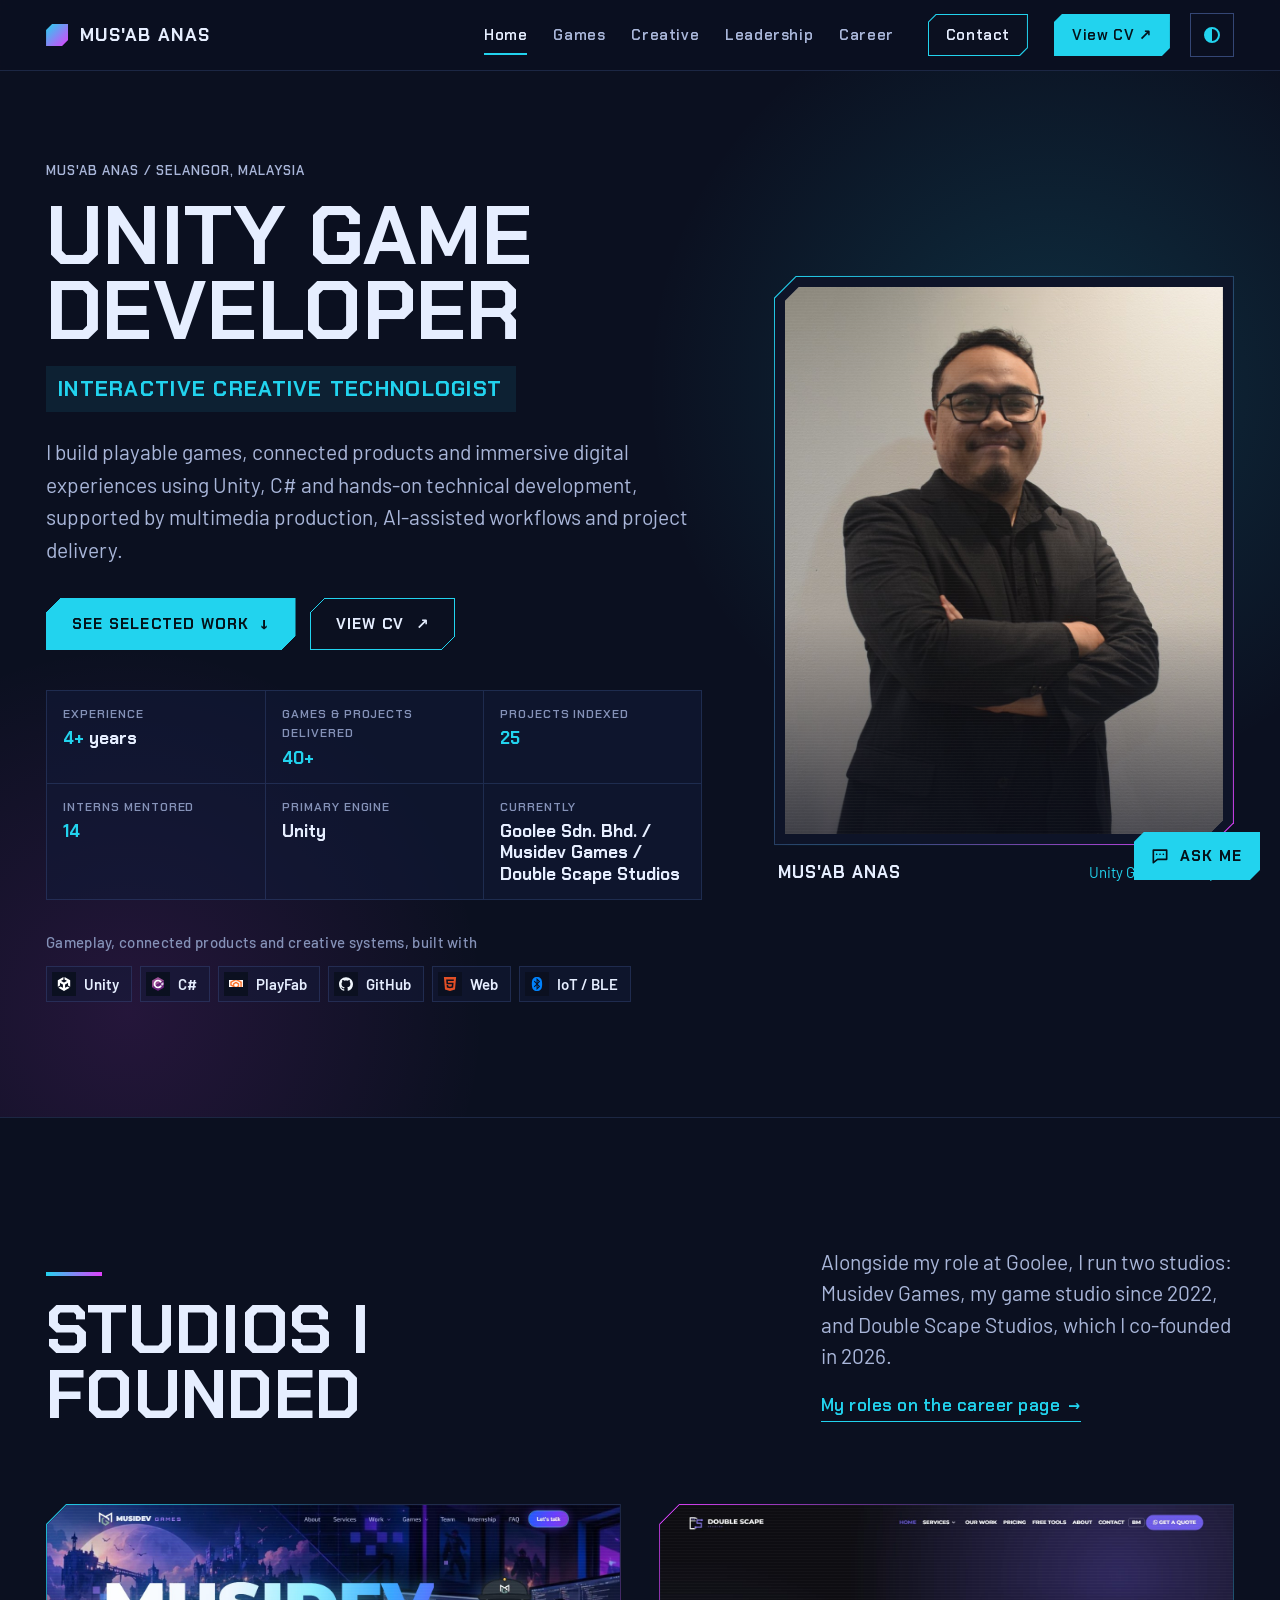
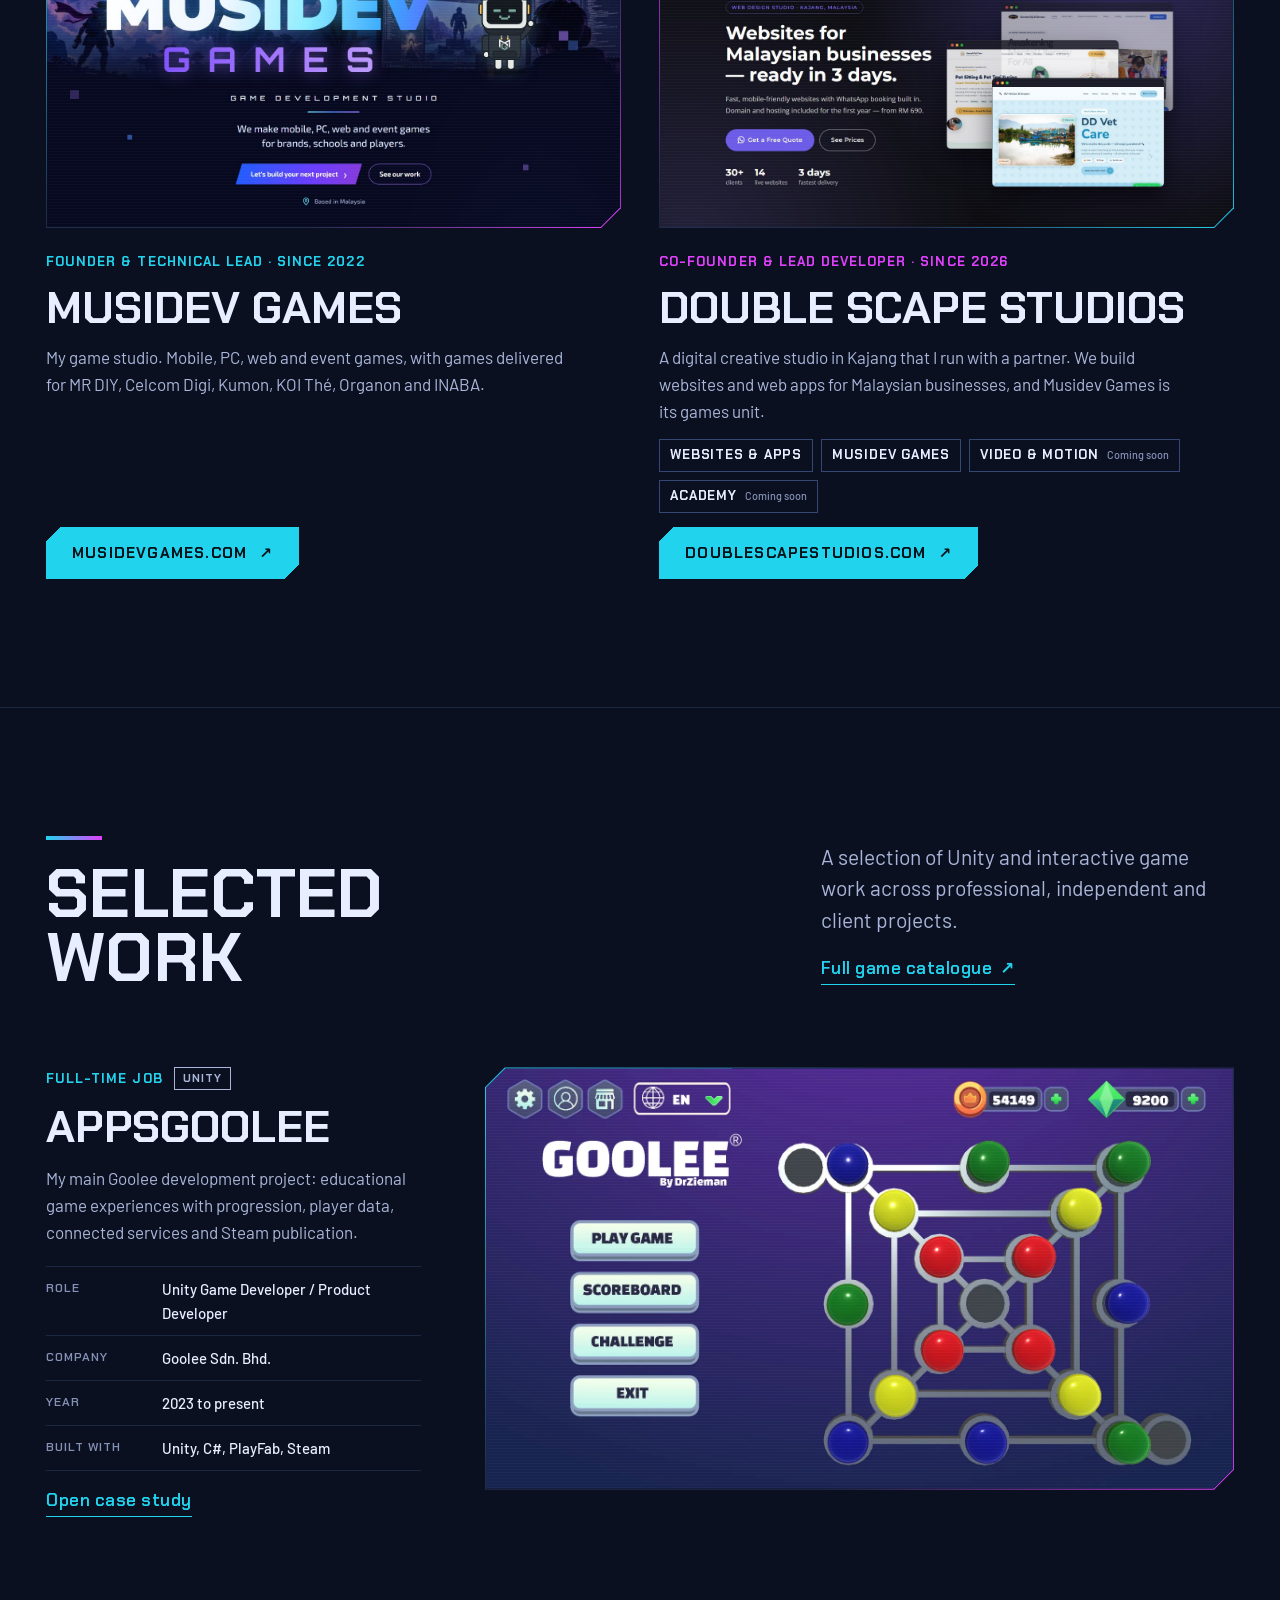
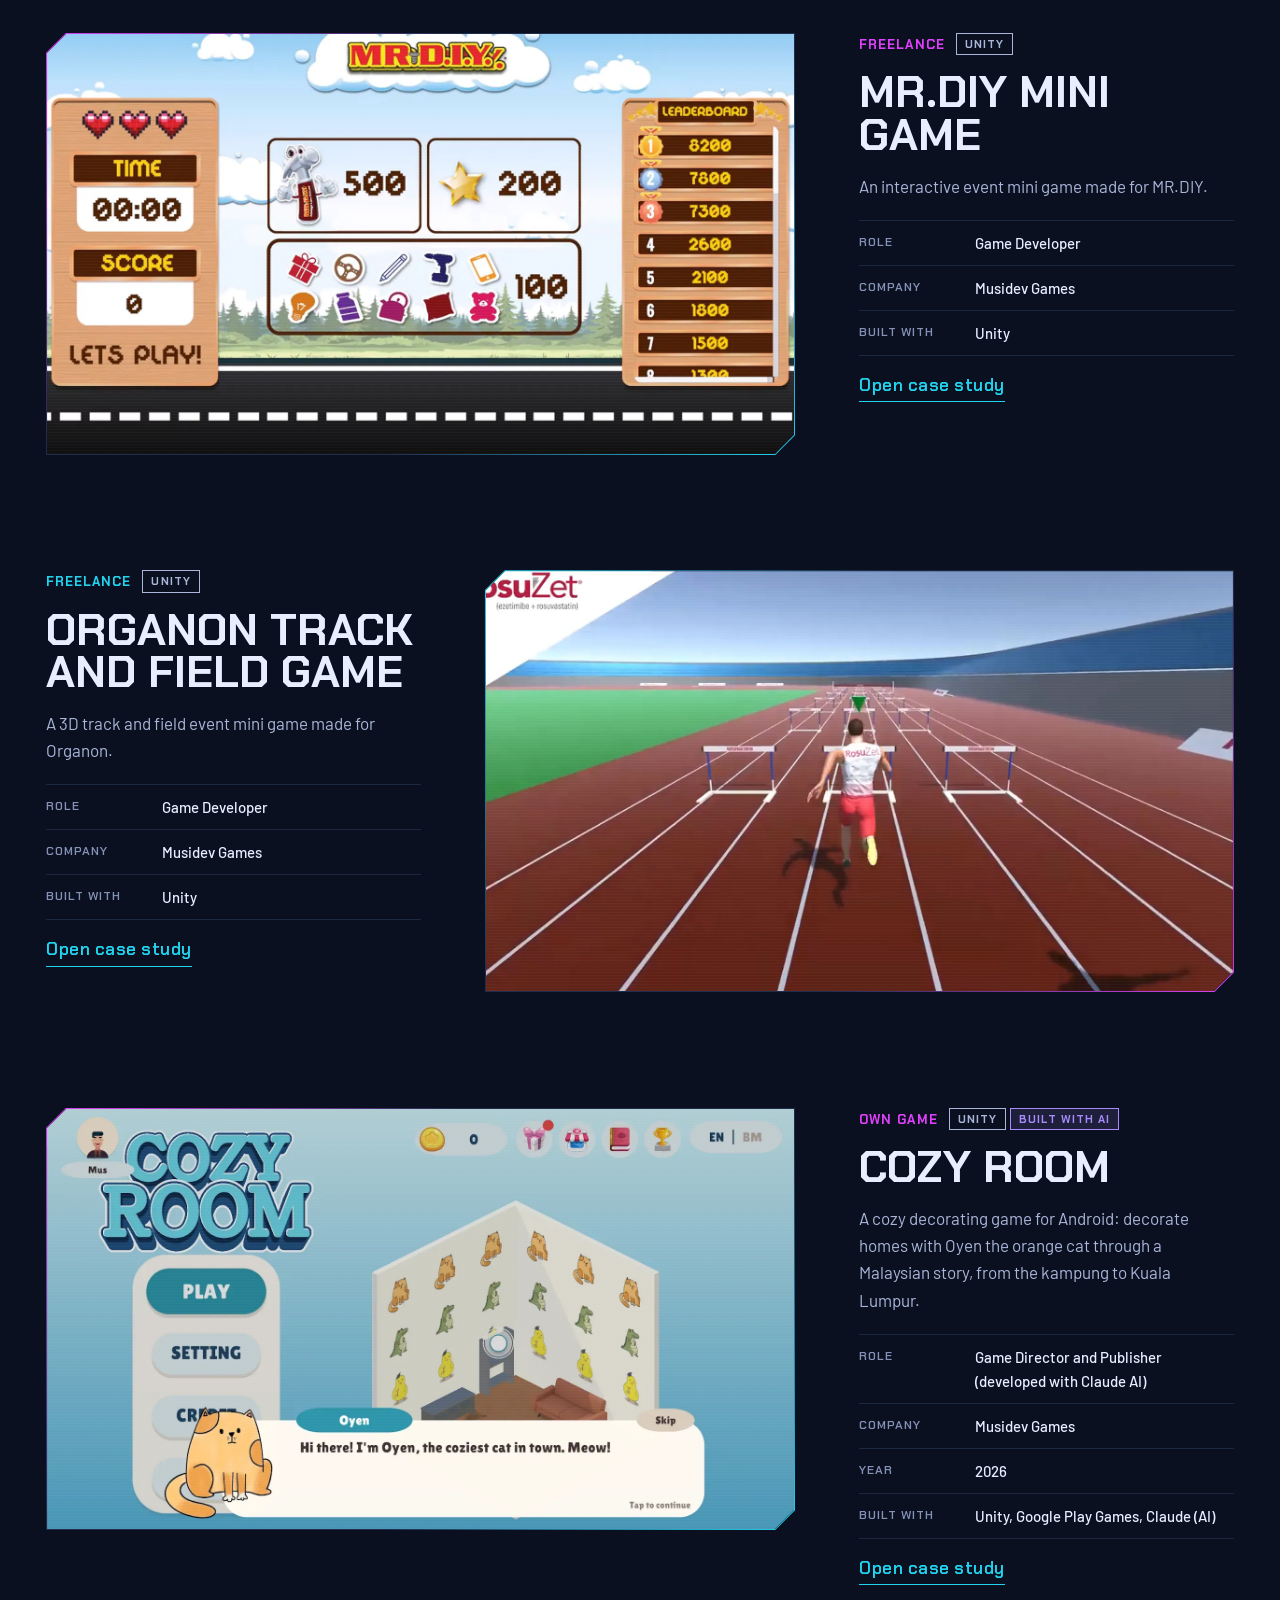
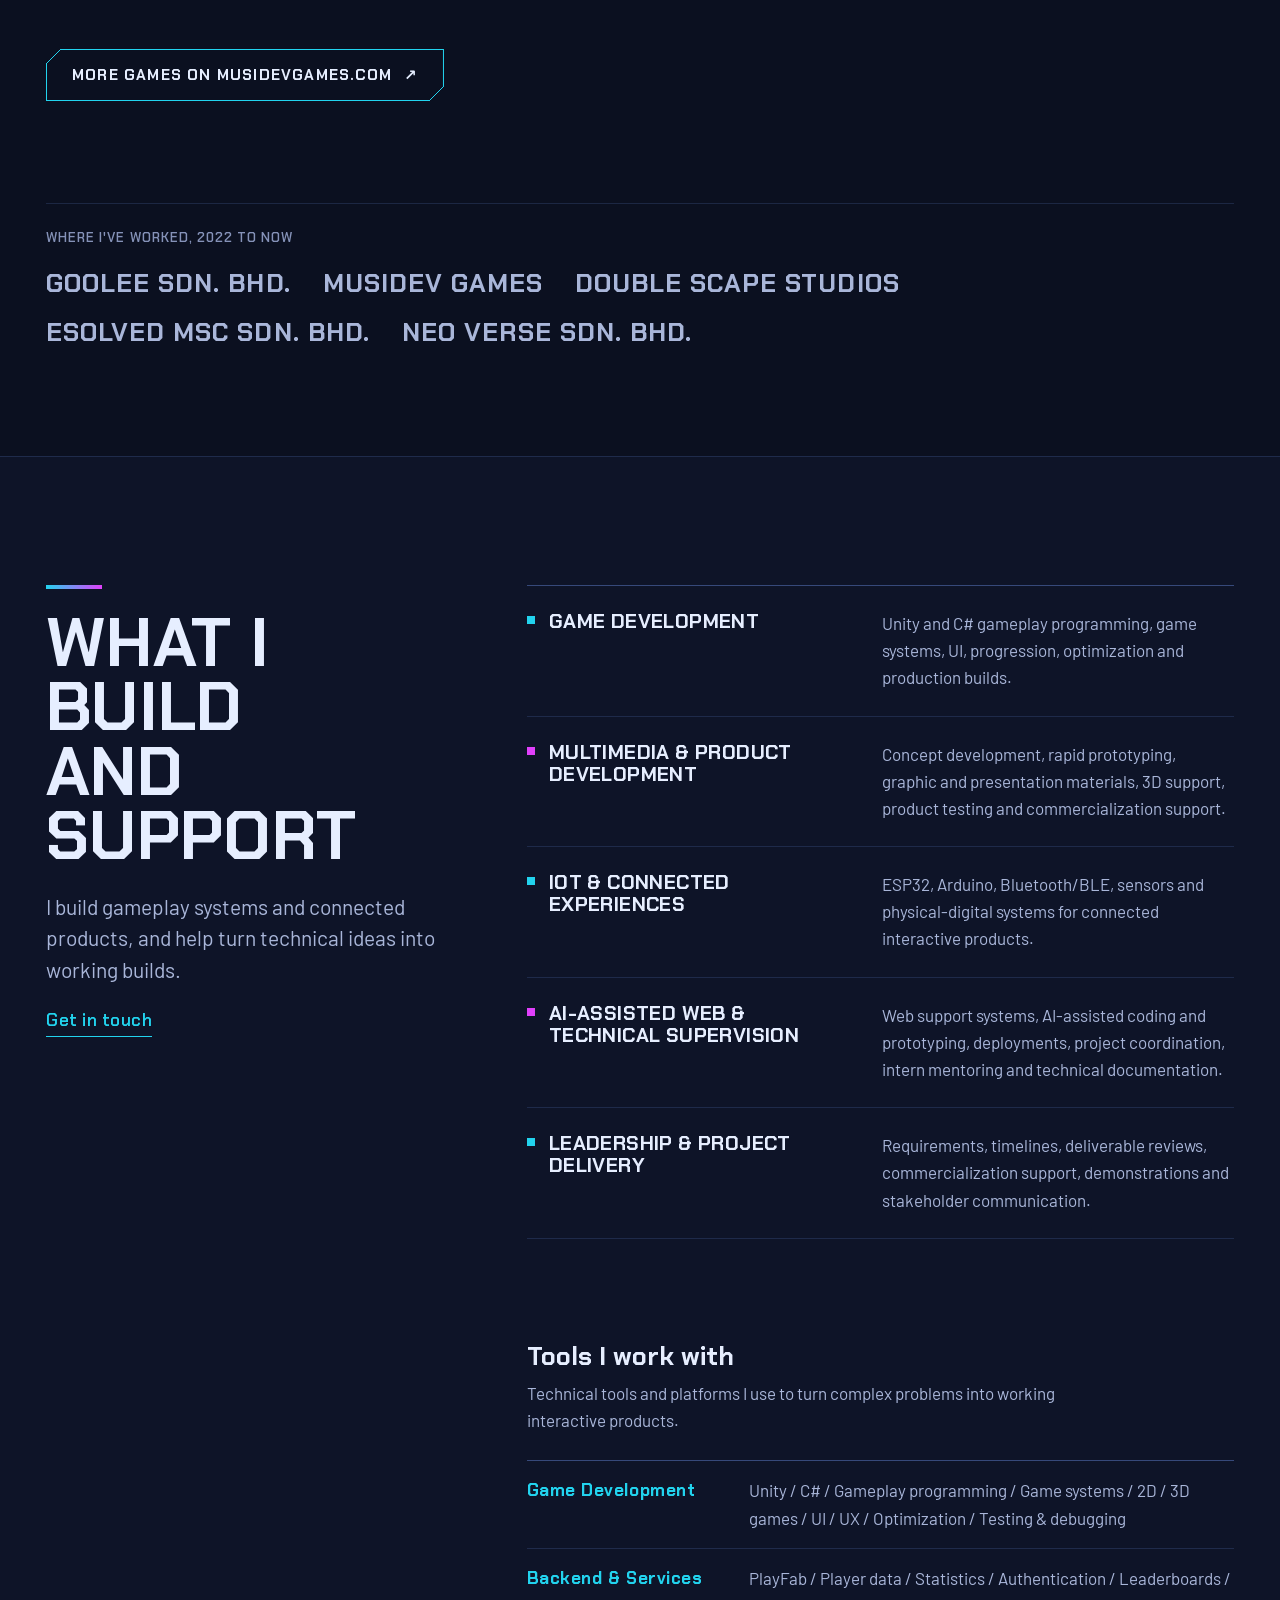
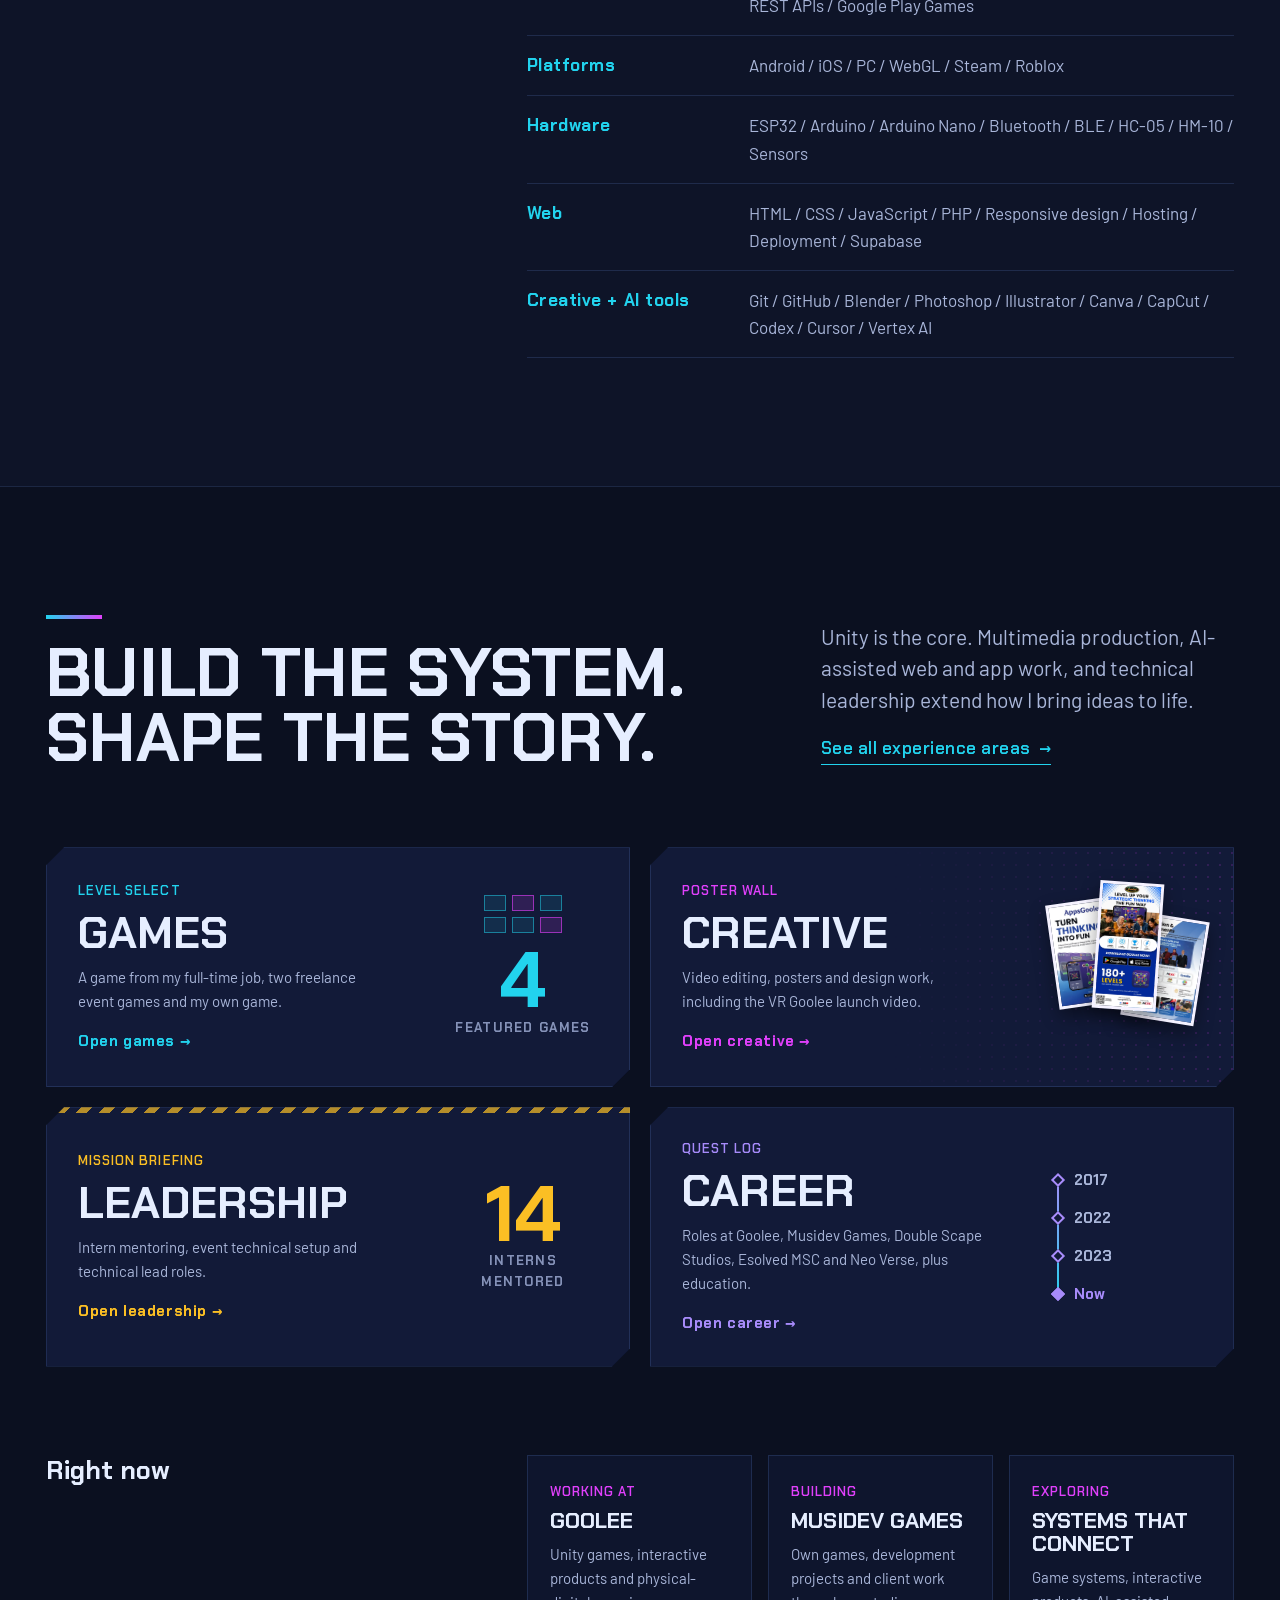
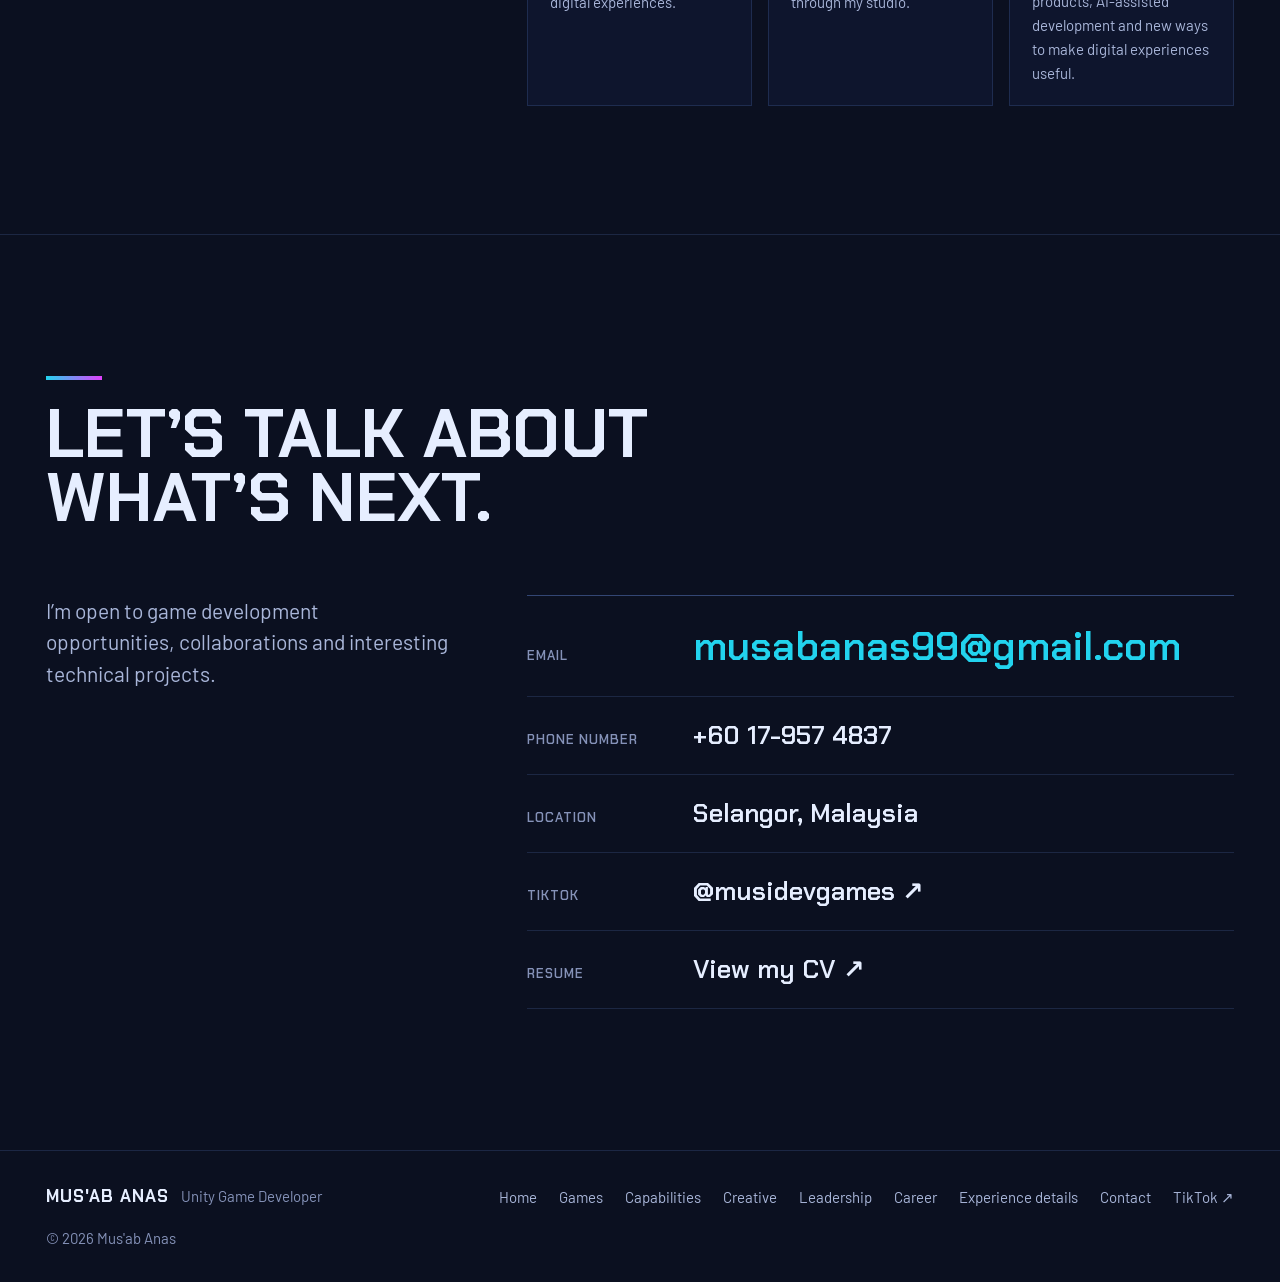
<file: index.html>
<!doctype html>
<html lang="en">
<head>
  <meta charset="utf-8">
  <meta name="viewport" content="width=device-width, initial-scale=1">
  <meta name="theme-color" content="#0b1020">
  <script>
    (function () {
      var theme = 'dark';
      try {
        var savedTheme = localStorage.getItem('musab-theme');
        if (savedTheme === 'light' || savedTheme === 'dark') theme = savedTheme;
      } catch (error) {}
      document.documentElement.dataset.theme = theme;
    }());
  </script>
  <title>Mus'ab Anas | Unity Game Developer &amp; Interactive Creative Technologist</title>
  <meta name="description" content="Mus'ab Anas is a Unity Game Developer and Interactive Creative Technologist working across games, connected products, multimedia and AI-assisted web and app development.">
  <meta name="author" content="Mus'ab Anas">
  <meta property="og:type" content="website">
  <meta property="og:title" content="Mus'ab Anas | Unity Game Developer">
  <meta property="og:description" content="Unity game development, product development, IoT and technical project supervision by Mus'ab Anas.">
  <meta property="og:url" content="https://musidevgames.com/">
  <meta property="og:image" content="assets/images/profile/musab-portrait.jpg">
  <meta name="twitter:card" content="summary_large_image">
  <meta name="twitter:title" content="Mus'ab Anas | Unity Game Developer">
  <meta name="twitter:description" content="Unity game development, product development, IoT and technical project supervision by Mus'ab Anas.">
  <link rel="canonical" href="https://musidevgames.com/">
  <link rel="preconnect" href="https://fonts.googleapis.com">
  <link rel="preconnect" href="https://fonts.gstatic.com" crossorigin>
  <link href="https://fonts.googleapis.com/css2?family=Barlow:wght@400;500;600;700&family=Chakra+Petch:wght@500;600;700&display=swap" rel="stylesheet">
  <link rel="stylesheet" href="css/style.css?v=202611280332">
  <link rel="stylesheet" href="css/home.css?v=202611280332">
  <script type="application/ld+json">
  {
    "@context": "https://schema.org",
    "@type": "Person",
    "name": "Mus'ab Anas",
    "jobTitle": "Unity Game Developer",
    "url": "https://musidevgames.com/",
    "email": "mailto:musabanas99@gmail.com",
    "telephone": "+60 17-957 4837",
    "address": {"@type": "PostalAddress", "addressRegion": "Selangor", "addressCountry": "MY"},
    "worksFor": {"@type": "Organization", "name": "Goolee Sdn. Bhd."},
    "sameAs": ["https://musidevgames.com/", "https://musidevgames.com/games/", "https://www.tiktok.com/@musidevgames"]
  }
  </script>
  <link rel="stylesheet" href="css/chat.css?v=202611280332">
</head>
<body class="home-page">
  <div class="scroll-progress" aria-hidden="true"><span></span></div>
  <a class="skip-link" href="#main-content">Skip to content</a>

  <header class="site-header" data-header>
    <div class="container nav-wrap">
      <a class="brand" href="#home" aria-label="Mus'ab Anas home"><span class="brand-symbol" aria-hidden="true"></span><strong>Mus'ab Anas</strong><span>Unity Game Developer</span></a>
      <button class="menu-toggle" type="button" aria-expanded="false" aria-controls="site-nav" aria-label="Open navigation"><span></span><span></span><span></span></button>
      <nav id="site-nav" class="site-nav" aria-label="Main navigation">
        <a class="nav-link" href="#home" aria-current="page">Home</a>
        <a class="nav-link" href="games">Games</a>
        <a class="nav-link" href="creative">Creative</a>
        <a class="nav-link" href="leadership">Leadership</a>
        <a class="nav-link" href="career">Career</a>
        <a class="nav-link nav-contact" href="#contact">Contact</a>
        <a class="nav-link nav-cv" href="assets/resume/Musab-Anas-Resume.pdf" target="_blank" rel="noreferrer">View CV <span aria-hidden="true">↗</span></a>
      </nav>
      <button class="theme-toggle" id="theme-toggle" type="button" aria-label="Switch to light theme"><span aria-hidden="true"></span></button>
    </div>
  </header>

  <main id="main-content">
    <section id="home" class="hero" aria-labelledby="hero-title">
      <span id="about" class="anchor-alias" aria-hidden="true"></span>
      <div class="container hero-grid">
        <div class="hero-main">
          <p class="hero-kicker label">Mus'ab Anas / Selangor, Malaysia</p>
          <h1 id="hero-title" class="hero-title display">Unity game<br>developer</h1>
          <p class="hero-role">Interactive Creative Technologist</p>
          <p class="hero-intro">I build playable games, connected products and immersive digital experiences using Unity, C# and hands-on technical development, supported by multimedia production, AI-assisted workflows and project delivery.</p>
          <div class="hero-actions">
            <a class="btn btn-primary" href="#work">See selected work <span aria-hidden="true">↓</span></a>
            <a class="btn btn-outline" href="assets/resume/Musab-Anas-Resume.pdf" target="_blank" rel="noreferrer">View CV <span aria-hidden="true">↗</span></a>
          </div>
          <dl class="hero-facts" aria-label="Profile highlights">
              <div><dt>Experience</dt><dd><span class="count-up" data-count="4" data-suffix="+">4+</span> years</dd></div>
              <div><dt>Games &amp; projects delivered</dt><dd><span class="count-up" data-count="40" data-suffix="+">40+</span></dd></div>
              <div hidden><dt>Projects indexed</dt><dd><span id="project-count" class="count-up" data-count="0">0</span></dd></div>
              <div><dt>Interns mentored</dt><dd><span class="count-up" data-count="14">14</span></dd></div>
              <div><dt>Primary engine</dt><dd>Unity</dd></div>
              <div><dt>Currently</dt><dd>Goolee Sdn. Bhd. / Musidev Games / Double Scape Studios</dd></div>
            </dl>
          <div class="hero-tools-block">
              <p class="label">Gameplay, connected products and creative systems, built with</p>
              <ul class="hero-tools" aria-label="Core technologies">
                <li><span class="tool-icon"><img src="assets/images/icons/unity.svg" alt="" width="14" height="14"></span>Unity</li>
                <li><span class="tool-icon"><img src="assets/images/icons/csharp.svg" alt="" width="14" height="14"></span>C#</li>
                <li><span class="tool-icon"><img src="assets/images/icons/playfab.png" alt="" width="14" height="14"></span>PlayFab</li>
                <li><span class="tool-icon"><img src="assets/images/icons/github.svg" alt="" width="14" height="14"></span>GitHub</li>
                <li><span class="tool-icon"><img src="assets/images/icons/html5.svg" alt="" width="14" height="14"></span>Web</li>
                <li><span class="tool-icon"><img src="assets/images/icons/bluetooth.svg" alt="" width="14" height="14"></span>IoT / BLE</li>
              </ul>
            </div>
        </div>
        <figure class="hero-portrait">
          <div class="hud-frame portrait-hud">
            <div class="hud-inner">
              <div class="portrait-frame">
                <img src="assets/images/profile/musab-portrait.jpg" alt="Portrait of Mus'ab Anas" width="600" height="750" fetchpriority="high" onerror="this.hidden=true;this.nextElementSibling.hidden=false">
                <div class="portrait-fallback" hidden aria-hidden="true"><span>MA</span></div>
                <span class="portrait-scan" aria-hidden="true"></span>
              </div>
            </div>
          </div>
          <figcaption><strong>Mus'ab Anas</strong><span>Unity Game Developer</span></figcaption>
        </figure>
      </div>
    </section>

    <section id="studio" class="section section-studio" aria-labelledby="studio-title">
      <div class="container">
        <div class="section-head">
          <h2 id="studio-title" class="display">Studios I<br>founded</h2>
          <div class="section-head-side">
            <p class="section-lead">Alongside my role at Goolee, I run two studios: Musidev Games, my game studio since 2022, and Double Scape Studios, which I co-founded in 2026.</p>
            <a class="text-link" href="career">My roles on the career page <span aria-hidden="true">→</span></a>
          </div>
        </div>
        <div class="studio-grid">
          <article class="studio-card studio-musidev">
            <a class="studio-media" href="https://musidevgames.com/" target="_blank" rel="noreferrer" tabindex="-1" aria-hidden="true">
              <div class="hud-frame"><div class="hud-inner"><div class="frame"><div class="frame-card"><small>Game studio</small><strong style="--chars: 7">Musidev</strong><span>Games for brands, schools and players</span></div><img src="assets/images/studio/musidev-games-home.jpg" alt="" width="1440" height="810" loading="lazy" onerror="this.remove()"></div></div></div>
            </a>
            <div class="studio-body">
              <p class="studio-kicker">Founder &amp; Technical Lead · Since 2022</p>
              <h3>Musidev Games</h3>
              <p class="studio-text">My game studio. Mobile, PC, web and event games, with games delivered for MR DIY, Celcom Digi, Kumon, KOI Thé, Organon and INABA.</p>
              <a class="btn btn-primary" href="https://musidevgames.com/" target="_blank" rel="noreferrer">musidevgames.com <span aria-hidden="true">↗</span></a>
            </div>
          </article>
          <article class="studio-card studio-doublescape">
            <a class="studio-media" href="https://doublescapestudios.com/" target="_blank" rel="noreferrer" tabindex="-1" aria-hidden="true">
              <div class="hud-frame"><div class="hud-inner"><div class="frame"><div class="frame-card"><small>Digital studio</small><strong style="--chars: 12">Double Scape</strong><span>Websites, web apps and games</span></div><img src="assets/images/studio/double-scape-studios-home.jpg" alt="" width="1440" height="810" loading="lazy" onerror="this.remove()"></div></div></div>
            </a>
            <div class="studio-body">
              <p class="studio-kicker">Co-Founder &amp; Lead Developer · Since 2026</p>
              <h3>Double Scape Studios</h3>
              <p class="studio-text">A digital creative studio in Kajang that I run with a partner. We build websites and web apps for Malaysian businesses, and Musidev Games is its games unit.</p>
              <ul class="studio-units" aria-label="Double Scape Studios units">
                <li>Websites &amp; Apps</li>
                <li>Musidev Games</li>
                <li>Video &amp; Motion <small>Coming soon</small></li>
                <li>Academy <small>Coming soon</small></li>
              </ul>
              <a class="btn btn-primary" href="https://doublescapestudios.com/" target="_blank" rel="noreferrer">doublescapestudios.com <span aria-hidden="true">↗</span></a>
            </div>
          </article>
        </div>
      </div>
    </section>

    <section id="work" class="section section-work" aria-labelledby="work-title">
      <span id="portfolio" class="anchor-alias" aria-hidden="true"></span>
      <div class="container">
        <div class="section-head">
          <h2 id="work-title" class="display">Selected<br>work</h2>
          <div class="section-head-side">
            <p class="section-lead">A selection of Unity and interactive game work across professional, independent and client projects.</p>
            <a class="text-link" href="https://musidevgames.com/games/" target="_blank" rel="noreferrer">Full game catalogue <span aria-hidden="true">↗</span></a>
          </div>
        </div>
        <p id="project-category-status" class="sr-only" aria-live="polite"></p>
        <div id="project-index" class="project-index"></div>
        <div class="project-index-actions"><a class="btn btn-outline" href="https://musidevgames.com/games/" target="_blank" rel="noreferrer">More games on musidevgames.com <span aria-hidden="true">↗</span></a></div>
        <div class="worked-across">
          <p class="label">Where I've worked, 2022 to now</p>
          <ul class="company-marquee" aria-label="Employers and studio"><li>Goolee Sdn. Bhd.</li><li>Musidev Games</li><li>Double Scape Studios</li><li>Esolved MSC Sdn. Bhd.</li><li>Neo Verse Sdn. Bhd.</li></ul>
        </div>
      </div>
    </section>

    <section id="services" class="section section-split" aria-labelledby="services-title">
      <div class="container split">
        <div class="split-side">
          <h2 id="services-title" class="display">What I build<br>and support</h2>
          <p class="section-lead">I build gameplay systems and connected products, and help turn technical ideas into working builds.</p>
          <a class="text-link" href="#contact">Get in touch</a>
        </div>
        <div class="split-main">
          <div class="service-list">
            <article class="service-row"><h3>Game Development</h3><p>Unity and C# gameplay programming, game systems, UI, progression, optimization and production builds.</p></article>
            <article class="service-row"><h3>Multimedia &amp; Product Development</h3><p>Concept development, rapid prototyping, graphic and presentation materials, 3D support, product testing and commercialization support.</p></article>
            <article class="service-row"><h3>IoT &amp; Connected Experiences</h3><p>ESP32, Arduino, Bluetooth/BLE, sensors and physical-digital systems for connected interactive products.</p></article>
            <article class="service-row"><h3>AI-Assisted Web &amp; Technical Supervision</h3><p>Web support systems, AI-assisted coding and prototyping, deployments, project coordination, intern mentoring and technical documentation.</p></article>
            <article class="service-row"><h3>Leadership &amp; Project Delivery</h3><p>Requirements, timelines, deliverable reviews, commercialization support, demonstrations and stakeholder communication.</p></article>
          </div>
          <div class="toolkit-block">
            <span id="skills" class="anchor-alias" aria-hidden="true"></span>
            <h3 class="sub-title">Tools I work with</h3>
            <p class="sub-lead">Technical tools and platforms I use to turn complex problems into working interactive products.</p>
            <dl class="toolkit">
              <div><dt>Game Development</dt><dd>Unity / C# / Gameplay programming / Game systems / 2D / 3D games / UI / UX / Optimization / Testing &amp; debugging</dd></div>
              <div><dt>Backend &amp; Services</dt><dd>PlayFab / Player data / Statistics / Authentication / Leaderboards / REST APIs / Google Play Games</dd></div>
              <div><dt>Platforms</dt><dd>Android / iOS / PC / WebGL / Steam / Roblox</dd></div>
              <div><dt>Hardware</dt><dd>ESP32 / Arduino / Arduino Nano / Bluetooth / BLE / HC-05 / HM-10 / Sensors</dd></div>
              <div><dt>Web</dt><dd>HTML / CSS / JavaScript / PHP / Responsive design / Hosting / Deployment / Supabase</dd></div>
              <div><dt>Creative + AI tools</dt><dd>Git / GitHub / Blender / Photoshop / Illustrator / Canva / CapCut / Codex / Cursor / Vertex AI</dd></div>
            </dl>
          </div>
        </div>
      </div>
    </section>

    <section id="explore" class="section section-explore" aria-labelledby="explore-title">
      <span id="creative" class="anchor-alias" aria-hidden="true"></span>
      <span id="practice" class="anchor-alias" aria-hidden="true"></span>
      <span id="multimedia" class="anchor-alias" aria-hidden="true"></span>
      <span id="leadership" class="anchor-alias" aria-hidden="true"></span>
      <span id="mentoring" class="anchor-alias" aria-hidden="true"></span>
      <span id="career" class="anchor-alias" aria-hidden="true"></span>
      <span id="experience" class="anchor-alias" aria-hidden="true"></span>
      <span id="resume" class="anchor-alias" aria-hidden="true"></span>
      <div class="container">
        <div class="section-head">
          <h2 id="explore-title" class="display">Build the system.<br>Shape the story.</h2>
          <div class="section-head-side">
            <p class="section-lead">Unity is the core. Multimedia production, AI-assisted web and app work, and technical leadership extend how I bring ideas to life.</p>
            <a class="text-link" href="experience">See all experience areas <span aria-hidden="true">→</span></a>
          </div>
        </div>
        <div class="portal-grid">
          <a class="portal portal-games" href="games">
            <span class="portal-text"><span class="label">Level select</span><strong>Games</strong><span class="portal-desc">A game from my full-time job, two freelance event games and my own game.</span><span class="portal-go">Open games <span aria-hidden="true">→</span></span></span>
            <span class="portal-art" aria-hidden="true"><span class="mini-tiles"><i></i><i></i><i></i><i></i><i></i><i></i></span><b data-project-total>4</b><small>featured games</small></span>
          </a>
          <a class="portal portal-creative" href="creative">
            <span class="portal-text"><span class="label">Poster wall</span><strong>Creative</strong><span class="portal-desc">Video editing, posters and design work, including the VR Goolee launch video.</span><span class="portal-go">Open creative <span aria-hidden="true">→</span></span></span>
            <span class="portal-art mini-posters" aria-hidden="true"><img src="assets/multimedia/design/appsgoolee-brochure-1-thumb.webp" alt="" loading="lazy" onerror="this.hidden=true"><img src="assets/multimedia/design/goolee-bunting-thumb.webp" alt="" loading="lazy" onerror="this.hidden=true"><img src="assets/multimedia/design/appsgoolee-brochure-3-thumb.webp" alt="" loading="lazy" onerror="this.hidden=true"></span>
          </a>
          <a class="portal portal-leadership" href="leadership">
            <span class="portal-text"><span class="label">Mission briefing</span><strong>Leadership</strong><span class="portal-desc">Intern mentoring, event technical setup and technical lead roles.</span><span class="portal-go">Open leadership <span aria-hidden="true">→</span></span></span>
            <span class="portal-art" aria-hidden="true"><b>14</b><small>interns mentored</small></span>
          </a>
          <a class="portal portal-career" href="career">
            <span class="portal-text"><span class="label">Quest log</span><strong>Career</strong><span class="portal-desc">Roles at Goolee, Musidev Games, Double Scape Studios, Esolved MSC and Neo Verse, plus education.</span><span class="portal-go">Open career <span aria-hidden="true">→</span></span></span>
            <span class="portal-art mini-timeline" aria-hidden="true"><i>2017</i><i>2022</i><i>2023</i><i>Now</i></span>
          </a>
        </div>
        <span id="currently" class="anchor-alias" aria-hidden="true"></span>
        <div class="currently-strip split">
          <div class="split-side"><h3 class="sub-title">Right now</h3></div>
          <div class="split-main currently-grid">
            <article class="currently-card"><span class="label">Working at</span><h4>Goolee</h4><p>Unity games, interactive products and physical-digital experiences.</p></article>
            <article class="currently-card"><span class="label">Building</span><h4>Musidev Games</h4><p>Own games, development projects and client work through my studio.</p></article>
            <article class="currently-card"><span class="label">Exploring</span><h4>Systems that connect</h4><p>Game systems, interactive products, AI-assisted development and new ways to make digital experiences useful.</p></article>
          </div>
        </div>
      </div>
    </section>

    <section id="contact" class="section-contact" aria-labelledby="contact-title">
      <div class="container">
        <h2 id="contact-title" class="display contact-title">Let’s talk about<br>what’s next.</h2>
        <div class="contact-grid">
          <p class="section-lead">I’m open to game development opportunities, collaborations and interesting technical projects.</p>
          <ul class="contact-details">
            <li><a class="contact-item contact-email" href="mailto:musabanas99@gmail.com"><small>Email</small><strong>musabanas99@gmail.com</strong></a></li>
            <li><a class="contact-item" href="tel:+60179574837"><small>Phone number</small><strong>+60 17-957 4837</strong></a></li>
            <li><div class="contact-item"><small>Location</small><strong>Selangor, Malaysia</strong></div></li>
            <li><a class="contact-item" href="https://www.tiktok.com/@musidevgames" target="_blank" rel="noreferrer"><small>TikTok</small><strong>@musidevgames ↗</strong></a></li>
            <li><a class="contact-item" href="assets/resume/Musab-Anas-Resume.pdf" target="_blank" rel="noreferrer"><small>Resume</small><strong>View my CV ↗</strong></a></li>
          </ul>
        </div>
      </div>
    </section>
  </main>

  <footer class="site-footer">
    <div class="container footer-inner">
      <a class="footer-brand" href="#home"><strong>Mus'ab Anas</strong><span>Unity Game Developer</span></a>
      <nav class="footer-nav" aria-label="Footer navigation"><a href="#home">Home</a><a href="games">Games</a><a href="#services">Capabilities</a><a href="creative">Creative</a><a href="leadership">Leadership</a><a href="career">Career</a><a href="experience">Experience details</a><a href="#contact">Contact</a><a href="https://www.tiktok.com/@musidevgames" target="_blank" rel="noreferrer">TikTok ↗</a></nav>
      <span class="footer-copy">© <span id="current-year">2026</span> Mus'ab Anas</span>
    </div>
  </footer>

  <script src="js/projects-data.js?v=202611280332"></script>
  <script src="js/main.js?v=202611280332"></script>
  <script src="js/chat-data.js?v=202611280332"></script>
  <script src="js/chat.js?v=202611280332"></script>
</body>
</html>
</file>
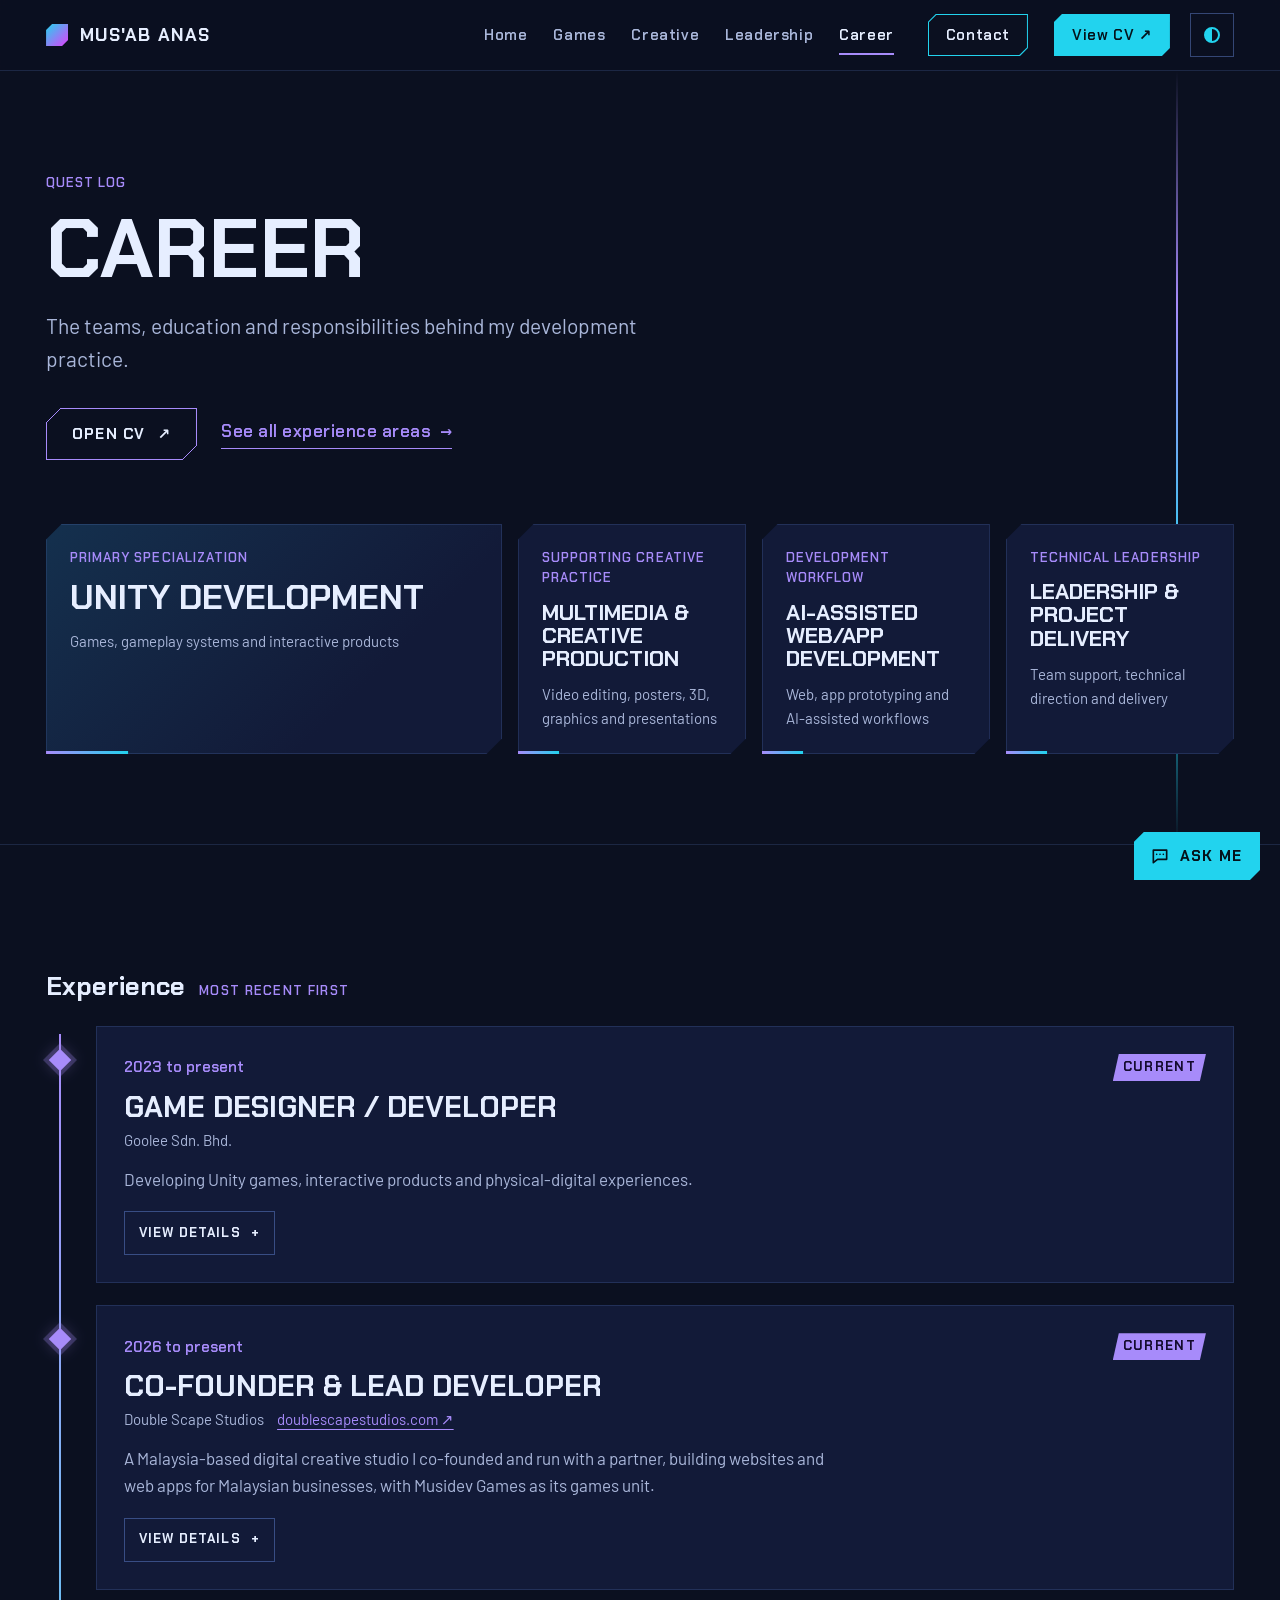
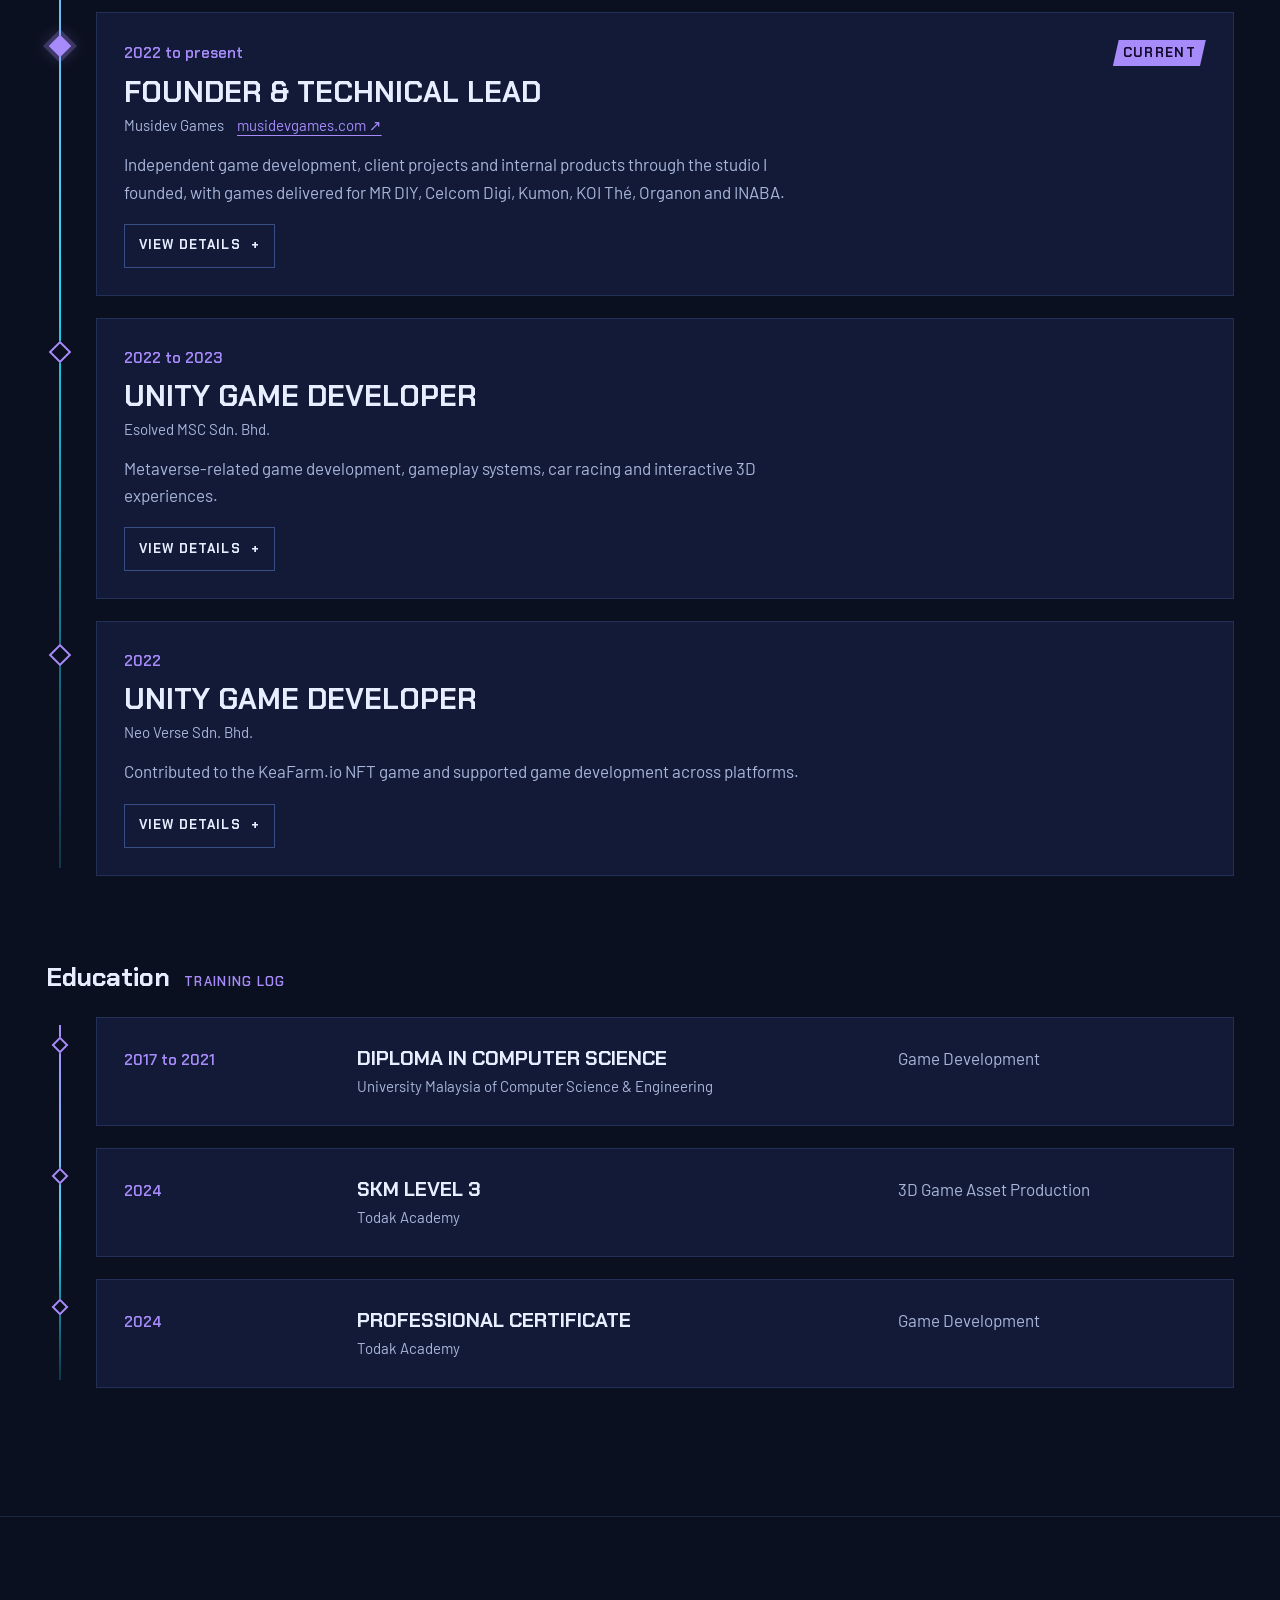
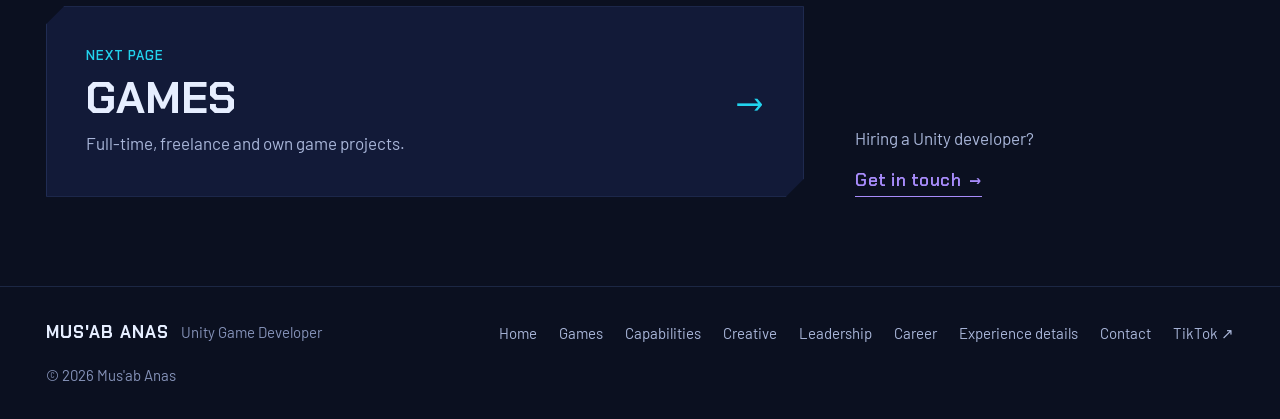
<file: career.html>
<!doctype html>
<html lang="en">
<head>
  <meta charset="utf-8">
  <meta name="viewport" content="width=device-width, initial-scale=1">
  <meta name="theme-color" content="#0b1020">
  <script>
    (function () {
      var theme = 'dark';
      try {
        var savedTheme = localStorage.getItem('musab-theme');
        if (savedTheme === 'light' || savedTheme === 'dark') theme = savedTheme;
      } catch (error) {}
      document.documentElement.dataset.theme = theme;
    }());
  </script>
  <title>Career | Mus'ab Anas</title>
  <meta name="description" content="Career, education and training of Mus'ab Anas: Game Designer / Developer at Goolee Sdn. Bhd., co-founder of Double Scape Studios, founder and technical lead of Musidev Games, and earlier roles at Esolved MSC and Neo Verse.">
  <meta name="author" content="Mus'ab Anas">
  <meta property="og:type" content="website">
  <meta property="og:title" content="Career | Mus'ab Anas">
  <meta property="og:description" content="The teams, education and responsibilities behind Mus'ab Anas's development practice.">
  <link rel="preconnect" href="https://fonts.googleapis.com">
  <link rel="preconnect" href="https://fonts.gstatic.com" crossorigin>
  <link href="https://fonts.googleapis.com/css2?family=Barlow:wght@400;500;600;700&family=Chakra+Petch:wght@500;600;700&display=swap" rel="stylesheet">
  <link rel="stylesheet" href="css/style.css?v=202611280332">
  <link rel="stylesheet" href="css/home.css?v=202611280332">
  <link rel="stylesheet" href="css/pages.css?v=202611280332">
  <link rel="stylesheet" href="css/career.css?v=202611280332">
  <link rel="stylesheet" href="css/chat.css?v=202611280332">
</head>
<body class="page-shell page-career">
  <div class="scroll-progress" aria-hidden="true"><span></span></div>
  <a class="skip-link" href="#main-content">Skip to content</a>

  <header class="site-header" data-header>
    <div class="container nav-wrap">
      <a class="brand" href="./" aria-label="Mus'ab Anas home"><span class="brand-symbol" aria-hidden="true"></span><strong>Mus'ab Anas</strong><span>Unity Game Developer</span></a>
      <button class="menu-toggle" type="button" aria-expanded="false" aria-controls="site-nav" aria-label="Open navigation"><span></span><span></span><span></span></button>
      <nav id="site-nav" class="site-nav" aria-label="Main navigation">
        <a class="nav-link" href="./">Home</a>
        <a class="nav-link" href="games">Games</a>
        <a class="nav-link" href="creative">Creative</a>
        <a class="nav-link" href="leadership">Leadership</a>
        <a class="nav-link" href="career" aria-current="page">Career</a>
        <a class="nav-link nav-contact" href="./#contact">Contact</a>
        <a class="nav-link nav-cv" href="assets/resume/Musab-Anas-Resume.pdf" target="_blank" rel="noreferrer">View CV <span aria-hidden="true">↗</span></a>
      </nav>
      <button class="theme-toggle" id="theme-toggle" type="button" aria-label="Switch to light theme"><span aria-hidden="true"></span></button>
    </div>
  </header>

  <main id="main-content">
    <section class="page-hero" aria-labelledby="career-title">
      <span id="experience" class="anchor-alias" aria-hidden="true"></span>
      <span id="resume" class="anchor-alias" aria-hidden="true"></span>
      <div class="container">
        <div class="page-hero-main">
          <p class="page-kicker label">Quest log</p>
          <h1 id="career-title" class="page-title display">Career</h1>
          <p class="page-lead">The teams, education and responsibilities behind my development practice.</p>
          <div class="page-actions">
            <a class="btn btn-outline" href="assets/resume/Musab-Anas-Resume.pdf" target="_blank" rel="noreferrer">Open CV <span aria-hidden="true">↗</span></a>
            <a class="text-link" href="experience">See all experience areas <span aria-hidden="true">→</span></a>
          </div>
        </div>
        <div class="experience-preview career-areas" aria-labelledby="experience-preview-title">
          <h2 id="experience-preview-title" class="sr-only">Experience areas</h2>
          <div class="experience-preview-links">
            <a href="experience?id=unity-development"><span class="label">Primary specialization</span><strong>Unity Development</strong><p>Games, gameplay systems and interactive products</p></a>
            <a href="experience?id=multimedia-creative-production"><span class="label">Supporting creative practice</span><strong>Multimedia &amp; Creative Production</strong><p>Video editing, posters, 3D, graphics and presentations</p></a>
            <a href="experience?id=ai-assisted-web-app-development"><span class="label">Development workflow</span><strong>AI-Assisted Web/App Development</strong><p>Web, app prototyping and AI-assisted workflows</p></a>
            <a href="experience?id=leadership-project-delivery"><span class="label">Technical leadership</span><strong>Leadership &amp; Project Delivery</strong><p>Team support, technical direction and delivery</p></a>
          </div>
        </div>
      </div>
    </section>

    <section id="career" class="section" aria-labelledby="log-title">
      <div class="container">
        <h2 id="log-title" class="log-title">Experience <small>Most recent first</small></h2>
        <ol class="quest-log">
          <li class="quest is-current">
            <span class="quest-node" aria-hidden="true"></span>
            <div class="quest-card">
              <div class="quest-top"><span class="quest-date">2023 to present</span><span class="quest-badge">Current</span></div>
              <h3>Game Designer / Developer</h3>
              <p class="quest-company">Goolee Sdn. Bhd.</p>
              <p class="quest-summary">Developing Unity games, interactive products and physical-digital experiences.</p>
              <button class="view-more" type="button" aria-expanded="false" aria-controls="goolee-details">View details <span aria-hidden="true">+</span></button>
              <div id="goolee-details" class="experience-details" hidden><div><p class="detail-label">Projects / project areas</p><ul><li><strong>AppsGoolee</strong>: my main Goolee development project, including educational gameplay, progression, player data, cognitive tracking and Steam publication support.</li><li><strong>B-GOOLEE Apps</strong>: inclusive physical-digital interaction with ESP32, Arduino, BLE and sensors.</li><li><strong>iNTELLIGOOLEE</strong>: an in-development system within AppsGoolee for gameplay performance and cognitive profiling.</li><li><strong>AI Assistive Design, Sound Quest and Goolee Slide</strong>: intern-guided project areas.</li><li><strong>Steam Platform and Nikoli Prototype Guidance</strong>: additional Goolee technical-support work represented in the catalogue.</li></ul></div><div><p class="detail-label">Tasks / responsibilities</p><ul><li>Develop AppsGoolee gameplay, interaction, game-state, scoring, step-counting, timing and performance systems.</li><li>Implement quests, levels, challenges, PlayFab player data, statistics, authentication and competitive leaderboards.</li><li>Develop B-GOOLEE physical-digital interaction and support hardware-connected gameplay.</li><li>Prepare PC builds and support publication of Goolee work to Steam.</li><li>Integrate Google Play Games and implement English, Malay and Japanese localization.</li><li>Test, debug, optimize and prepare production builds for demonstrations, exhibitions and events.</li><li>Guide interns and review their work on AI Assistive Design, Sound Quest, Goolee Slide and Nikoli prototype work.</li><li>Contribute to product development and commercialization activities.</li></ul></div></div>
            </div>
          </li>
          <li class="quest is-current">
            <span class="quest-node" aria-hidden="true"></span>
            <div class="quest-card">
              <div class="quest-top"><span class="quest-date">2026 to present</span><span class="quest-badge">Current</span></div>
              <h3>Co-Founder &amp; Lead Developer</h3>
              <p class="quest-company">Double Scape Studios <a class="resume-link" href="https://doublescapestudios.com/" target="_blank" rel="noreferrer">doublescapestudios.com ↗</a></p>
              <p class="quest-summary">A Malaysia-based digital creative studio I co-founded and run with a partner, building websites and web apps for Malaysian businesses, with Musidev Games as its games unit.</p>
              <button class="view-more" type="button" aria-expanded="false" aria-controls="doublescape-details">View details <span aria-hidden="true">+</span></button>
              <div id="doublescape-details" class="experience-details" hidden><div><p class="detail-label">Units</p><ul><li><strong>Websites &amp; Apps</strong>: business websites, landing pages and web apps.</li><li><strong>Musidev Games</strong>: original games and Unity games for client mobile, education and event projects.</li><li><strong>Video &amp; Motion</strong>: video editing, motion graphics and 3D visuals (coming soon).</li><li><strong>Academy</strong>: AI coaching, classes, practical guides and internships (coming soon).</li></ul></div><div><p class="detail-label">Tasks / responsibilities</p><ul><li>Lead development across the studio as one of its two partners.</li><li>Build business websites, landing pages and web apps for clients.</li><li>Lead Musidev Games, the studio's games unit.</li></ul></div></div>
            </div>
          </li>
          <li class="quest is-current">
            <span class="quest-node" aria-hidden="true"></span>
            <div class="quest-card">
              <div class="quest-top"><span class="quest-date">2022 to present</span><span class="quest-badge">Current</span></div>
              <h3>Founder &amp; Technical Lead</h3>
              <p class="quest-company">Musidev Games <a class="resume-link" href="https://musidevgames.com/" target="_blank" rel="noreferrer">musidevgames.com ↗</a></p>
              <p class="quest-summary">Independent game development, client projects and internal products through the studio I founded, with games delivered for MR DIY, Celcom Digi, Kumon, KOI Thé, Organon and INABA.</p>
              <button class="view-more" type="button" aria-expanded="false" aria-controls="musidev-details">View details <span aria-hidden="true">+</span></button>
              <div id="musidev-details" class="experience-details" hidden><div><p class="detail-label">Projects / project areas</p><ul><li><strong>Lepak / Ceper / Lepak Trivia</strong>: Malaysia-themed casual game platform and mobile MVP work.</li><li><strong>FunOps</strong>: educational mathematics game for interactive learning.</li><li><strong>JOM EBI</strong>: accessible educational reading activities.</li><li><strong>Type Rush / Road Defender 3D</strong>: typing and mobile game development projects.</li><li><strong>Cozy Room, STEP5-S and Kumon Quest</strong>: personal and client project areas.</li></ul></div><div><p class="detail-label">Tasks / responsibilities</p><ul><li>Develop games, interactive digital experiences, gameplay systems, UI and interaction systems.</li><li>Build level and progression systems, integrate PlayFab, and develop web-based supporting systems.</li><li>Prototype game concepts, build client projects, prepare deployments and manage freelance development work.</li><li>Manage requirements, communicate directly with clients and coordinate internal projects.</li><li>Assign tasks and milestones, review technical work and supervise software and game development interns.</li></ul></div></div>
            </div>
          </li>
          <li class="quest">
            <span class="quest-node" aria-hidden="true"></span>
            <div class="quest-card">
              <div class="quest-top"><span class="quest-date">2022 to 2023</span></div>
              <h3>Unity Game Developer</h3>
              <p class="quest-company">Esolved MSC Sdn. Bhd.</p>
              <p class="quest-summary">Metaverse-related game development, gameplay systems, car racing and interactive 3D experiences.</p>
              <button class="view-more" type="button" aria-expanded="false" aria-controls="esolved-details">View details <span aria-hidden="true">+</span></button>
              <div id="esolved-details" class="experience-details" hidden><div><p class="detail-label">Projects / project areas</p><ul><li>Metaverse-related game development.</li><li>Car racing gameplay and interactive 3D experiences.</li><li>Blockchain-related and social platform integrations.</li></ul></div><div><p class="detail-label">Tasks / responsibilities</p><ul><li>Develop gameplay systems and car racing mechanics in Unity.</li><li>Support blockchain-related integrations and social platform integrations.</li><li>Contribute to interactive 3D experience development across the project.</li></ul></div></div>
            </div>
          </li>
          <li class="quest">
            <span class="quest-node" aria-hidden="true"></span>
            <div class="quest-card">
              <div class="quest-top"><span class="quest-date">2022</span></div>
              <h3>Unity Game Developer</h3>
              <p class="quest-company">Neo Verse Sdn. Bhd.</p>
              <p class="quest-summary">Contributed to the KeaFarm.io NFT game and supported game development across platforms.</p>
              <button class="view-more" type="button" aria-expanded="false" aria-controls="neoverse-details">View details <span aria-hidden="true">+</span></button>
              <div id="neoverse-details" class="experience-details" hidden><div><p class="detail-label">Project</p><ul><li><strong>KeaFarm.io NFT game</strong>: game development across multiple platforms.</li></ul></div><div><p class="detail-label">Tasks / responsibilities</p><ul><li>Create game design documentation and Unity gameplay systems.</li><li>Work with blockchain-related game integration.</li><li>Support game development across multiple platforms.</li><li>Guide interns on game-development tasks.</li></ul></div></div>
            </div>
          </li>
        </ol>

        <div class="training-log">
          <h2 class="log-title">Education <small>Training log</small></h2>
          <ol class="quest-log is-compact">
            <li class="quest"><span class="quest-node" aria-hidden="true"></span><div class="quest-card"><span class="quest-date">2017 to 2021</span><div><h3>Diploma in Computer Science</h3><p class="quest-company">University Malaysia of Computer Science &amp; Engineering</p></div><p class="quest-summary">Game Development</p></div></li>
            <li class="quest"><span class="quest-node" aria-hidden="true"></span><div class="quest-card"><span class="quest-date">2024</span><div><h3>SKM Level 3</h3><p class="quest-company">Todak Academy</p></div><p class="quest-summary">3D Game Asset Production</p></div></li>
            <li class="quest"><span class="quest-node" aria-hidden="true"></span><div class="quest-card"><span class="quest-date">2024</span><div><h3>Professional Certificate</h3><p class="quest-company">Todak Academy</p></div><p class="quest-summary">Game Development</p></div></li>
          </ol>
        </div>
      </div>
    </section>

    <section class="next-page" aria-label="Next page">
      <div class="container next-page-grid">
        <a class="next-page-link" href="games" style="--next-accent: var(--cyan-text)"><span class="label">Next page</span><strong>Games</strong><span>Full-time, freelance and own game projects.</span></a>
        <div class="next-page-contact"><p>Hiring a Unity developer?</p><a class="text-link" href="./#contact">Get in touch <span aria-hidden="true">→</span></a></div>
      </div>
    </section>
  </main>

  <footer class="site-footer">
    <div class="container footer-inner">
      <a class="footer-brand" href="./"><strong>Mus'ab Anas</strong><span>Unity Game Developer</span></a>
      <nav class="footer-nav" aria-label="Footer navigation"><a href="./">Home</a><a href="games">Games</a><a href="./#services">Capabilities</a><a href="creative">Creative</a><a href="leadership">Leadership</a><a href="career">Career</a><a href="experience">Experience details</a><a href="./#contact">Contact</a><a href="https://www.tiktok.com/@musidevgames" target="_blank" rel="noreferrer">TikTok ↗</a></nav>
      <span class="footer-copy">© <span id="current-year">2026</span> Mus'ab Anas</span>
    </div>
  </footer>

  <script src="js/projects-data.js?v=202611280332"></script>
  <script src="js/main.js?v=202611280332"></script>
  <script src="js/chat-data.js?v=202611280332"></script>
  <script src="js/chat.js?v=202611280332"></script>
</body>
</html>
</file>
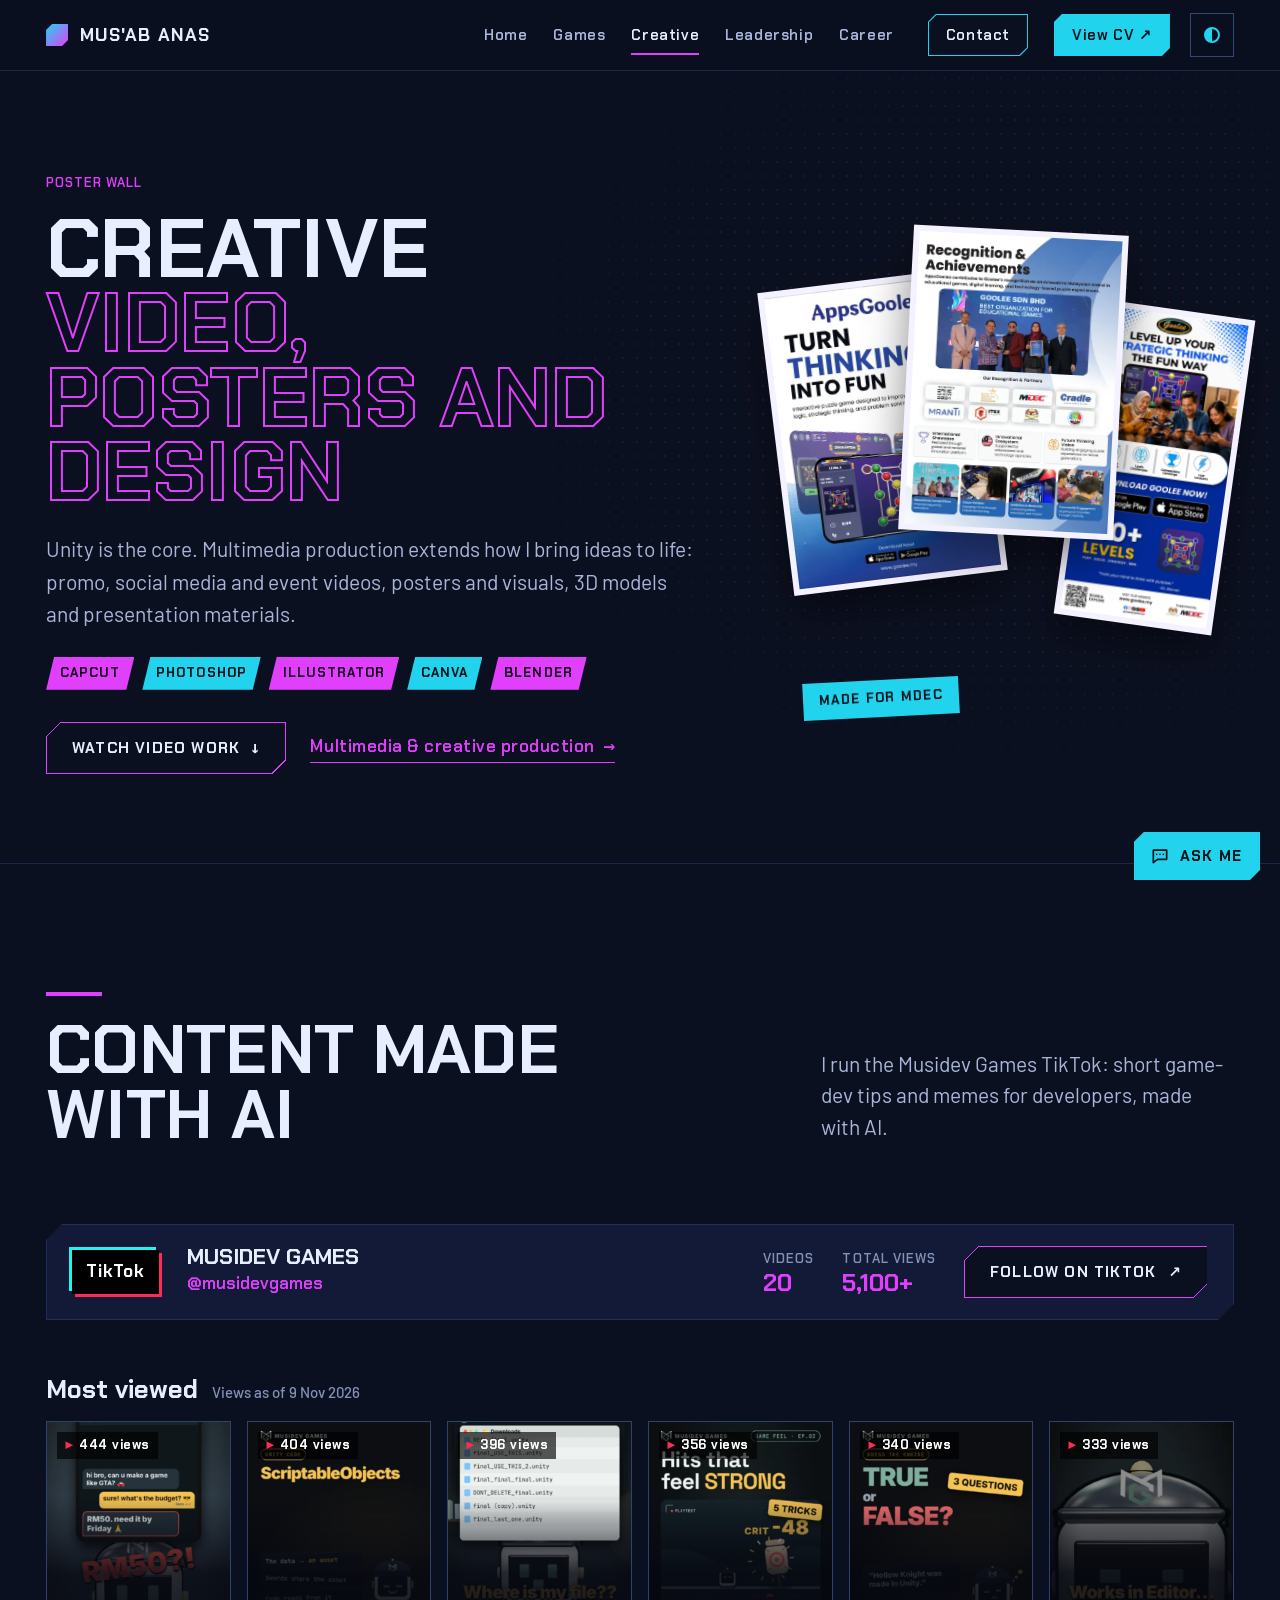
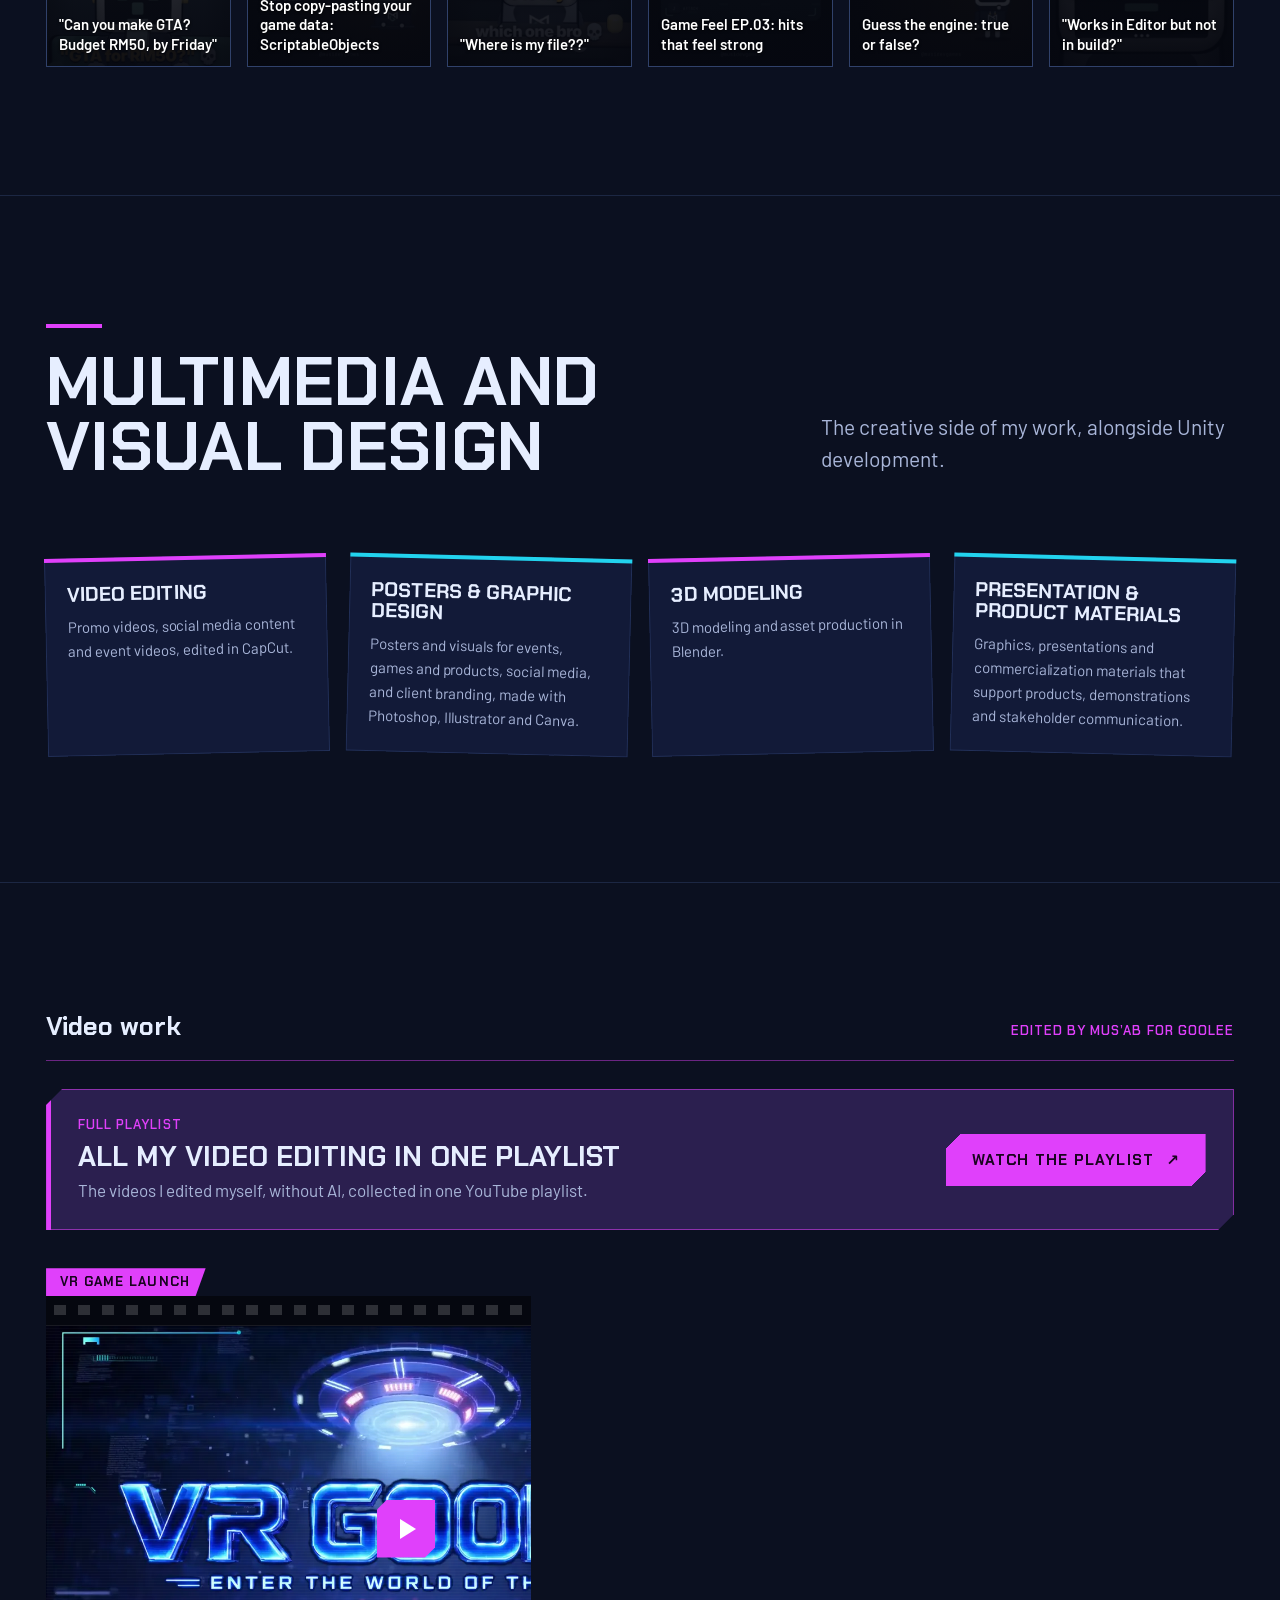
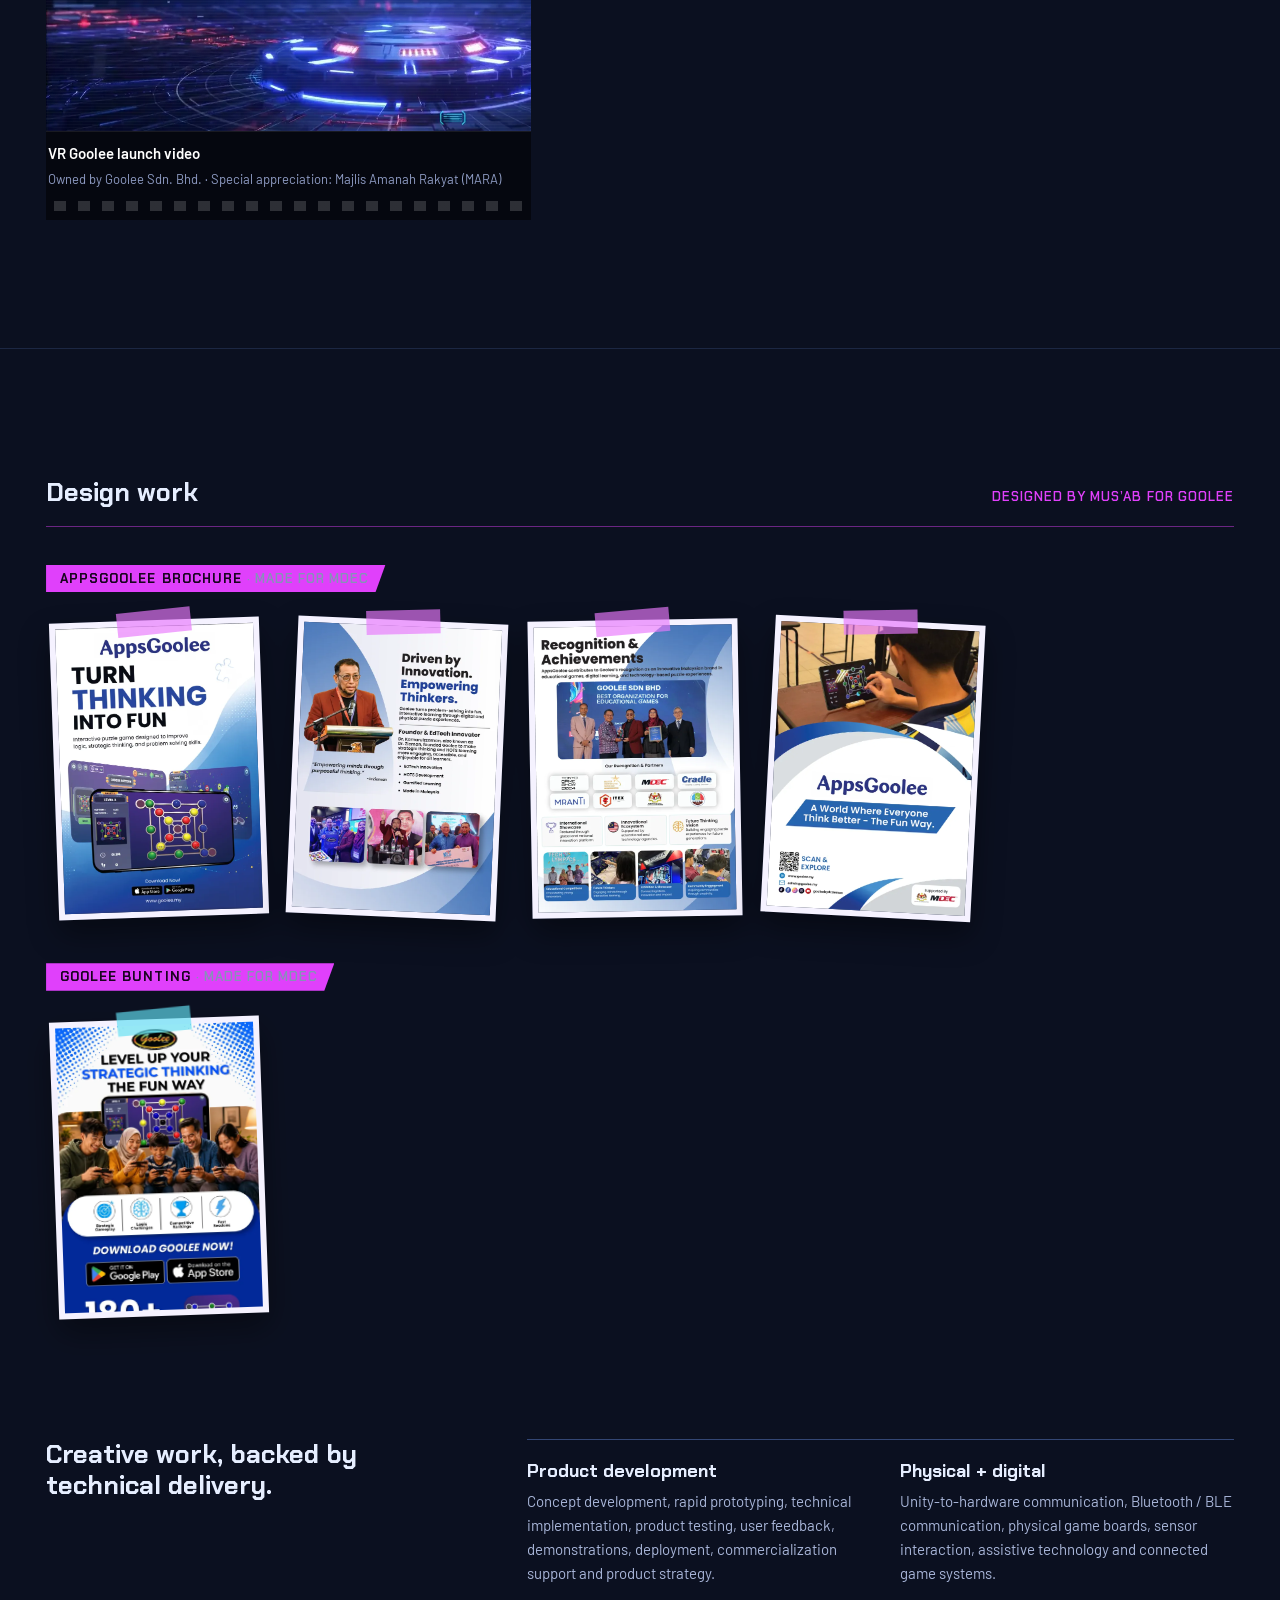
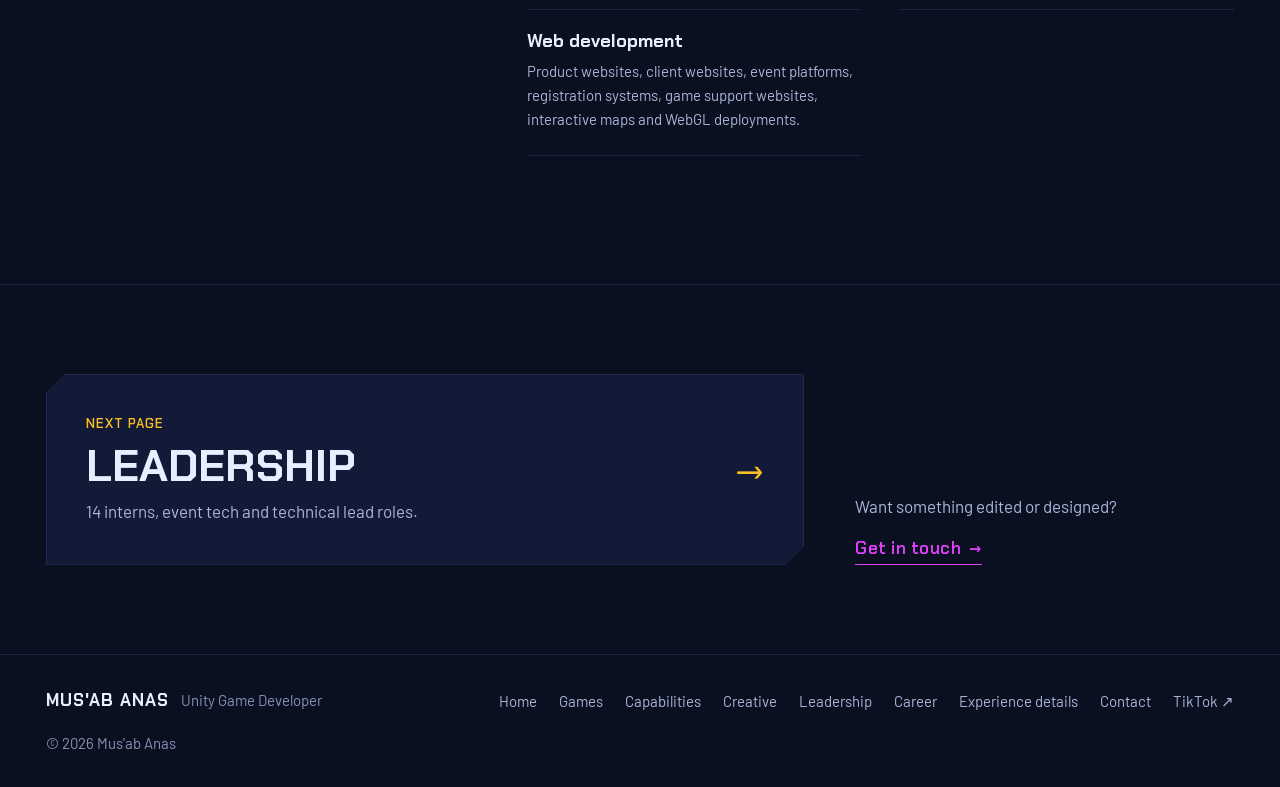
<file: creative.html>
<!doctype html>
<html lang="en">
<head>
  <meta charset="utf-8">
  <meta name="viewport" content="width=device-width, initial-scale=1">
  <meta name="theme-color" content="#0b1020">
  <script>
    (function () {
      var theme = 'dark';
      try {
        var savedTheme = localStorage.getItem('musab-theme');
        if (savedTheme === 'light' || savedTheme === 'dark') theme = savedTheme;
      } catch (error) {}
      document.documentElement.dataset.theme = theme;
    }());
  </script>
  <title>Creative | Mus'ab Anas</title>
  <meta name="description" content="Video editing, posters, graphic design and 3D work by Mus'ab Anas, including promo, social media and event videos and MDEC design materials for Goolee.">
  <meta name="author" content="Mus'ab Anas">
  <meta property="og:type" content="website">
  <meta property="og:title" content="Creative | Mus'ab Anas">
  <meta property="og:description" content="Video editing, posters, graphic design and 3D work by Mus'ab Anas.">
  <meta property="og:image" content="assets/multimedia/video/mara-vr-launch.webp">
  <link rel="preconnect" href="https://fonts.googleapis.com">
  <link rel="preconnect" href="https://fonts.gstatic.com" crossorigin>
  <link href="https://fonts.googleapis.com/css2?family=Barlow:wght@400;500;600;700&family=Chakra+Petch:wght@500;600;700&display=swap" rel="stylesheet">
  <link rel="stylesheet" href="css/style.css?v=202611280332">
  <link rel="stylesheet" href="css/home.css?v=202611280332">
  <link rel="stylesheet" href="css/pages.css?v=202611280332">
  <link rel="stylesheet" href="css/creative.css?v=202611280332">
  <link rel="stylesheet" href="css/chat.css?v=202611280332">
</head>
<body class="page-shell page-creative">
  <div class="scroll-progress" aria-hidden="true"><span></span></div>
  <a class="skip-link" href="#main-content">Skip to content</a>

  <header class="site-header" data-header>
    <div class="container nav-wrap">
      <a class="brand" href="./" aria-label="Mus'ab Anas home"><span class="brand-symbol" aria-hidden="true"></span><strong>Mus'ab Anas</strong><span>Unity Game Developer</span></a>
      <button class="menu-toggle" type="button" aria-expanded="false" aria-controls="site-nav" aria-label="Open navigation"><span></span><span></span><span></span></button>
      <nav id="site-nav" class="site-nav" aria-label="Main navigation">
        <a class="nav-link" href="./">Home</a>
        <a class="nav-link" href="games">Games</a>
        <a class="nav-link" href="creative" aria-current="page">Creative</a>
        <a class="nav-link" href="leadership">Leadership</a>
        <a class="nav-link" href="career">Career</a>
        <a class="nav-link nav-contact" href="./#contact">Contact</a>
        <a class="nav-link nav-cv" href="assets/resume/Musab-Anas-Resume.pdf" target="_blank" rel="noreferrer">View CV <span aria-hidden="true">↗</span></a>
      </nav>
      <button class="theme-toggle" id="theme-toggle" type="button" aria-label="Switch to light theme"><span aria-hidden="true"></span></button>
    </div>
  </header>

  <main id="main-content">
    <section class="page-hero" aria-labelledby="creative-title">
      <div class="container page-hero-grid">
        <div class="page-hero-main">
          <p class="page-kicker label">Poster wall</p>
          <h1 id="creative-title" class="page-title display creative-title">Creative<span>Video, posters and design</span></h1>
          <p class="page-lead">Unity is the core. Multimedia production extends how I bring ideas to life: promo, social media and event videos, posters and visuals, 3D models and presentation materials.</p>
          <ul class="creative-tags" aria-label="Creative tools"><li>CapCut</li><li>Photoshop</li><li>Illustrator</li><li>Canva</li><li>Blender</li></ul>
          <div class="page-actions">
            <a class="btn btn-outline" href="#video-work">Watch video work <span aria-hidden="true">↓</span></a>
            <a class="text-link" href="experience?id=multimedia-creative-production">Multimedia &amp; creative production <span aria-hidden="true">→</span></a>
          </div>
        </div>
        <figure class="poster-collage" aria-hidden="true">
          <img src="assets/multimedia/design/appsgoolee-brochure-1-thumb.webp" alt="" width="640" height="905" fetchpriority="high" onerror="this.hidden=true">
          <img src="assets/multimedia/design/appsgoolee-brochure-3-thumb.webp" alt="" width="640" height="905" onerror="this.hidden=true">
          <img src="assets/multimedia/design/goolee-bunting-thumb.webp" alt="" width="640" height="1271" onerror="this.hidden=true">
        </figure>
      </div>
    </section>

    <section id="social" class="section section-social" aria-labelledby="social-title">
      <div class="container">
        <div class="section-head">
          <h2 id="social-title" class="display">Content made<br>with AI</h2>
          <div class="section-head-side">
            <p class="section-lead">I run the Musidev Games TikTok: short game-dev tips and memes for developers, made with AI.</p>
          </div>
        </div>
        <div class="tt-profile">
          <span class="tt-badge" aria-hidden="true">TikTok</span>
          <div class="tt-who"><strong>Musidev Games</strong><span>@musidevgames</span></div>
          <dl class="tt-stats"><div><dt>Videos</dt><dd>20</dd></div><div><dt>Total views</dt><dd>5,100+</dd></div></dl>
          <a class="btn btn-outline" href="https://www.tiktok.com/@musidevgames" target="_blank" rel="noreferrer">Follow on TikTok <span aria-hidden="true">↗</span></a>
        </div>
        <h3 class="tt-heading">Most viewed <small>Views as of 9 Nov 2026</small></h3>
        <ul class="tt-grid">
          <li><a class="tt-card" href="https://www.tiktok.com/@musidevgames/video/7703638709853277458" target="_blank" rel="noreferrer"><img src="assets/social/tiktok/7703638709853277458.webp" alt="" width="486" height="648" loading="lazy" onerror="this.hidden=true"><span class="tt-views">444 views</span><span class="tt-title">&quot;Can you make GTA? Budget RM50, by Friday&quot;</span></a></li>
          <li><a class="tt-card" href="https://www.tiktok.com/@musidevgames/video/7703639542535900424" target="_blank" rel="noreferrer"><img src="assets/social/tiktok/7703639542535900424.webp" alt="" width="486" height="648" loading="lazy" onerror="this.hidden=true"><span class="tt-views">404 views</span><span class="tt-title">Stop copy-pasting your game data: ScriptableObjects</span></a></li>
          <li><a class="tt-card" href="https://www.tiktok.com/@musidevgames/video/7703634109494512902" target="_blank" rel="noreferrer"><img src="assets/social/tiktok/7703634109494512902.webp" alt="" width="486" height="648" loading="lazy" onerror="this.hidden=true"><span class="tt-views">396 views</span><span class="tt-title">&quot;Where is my file??&quot;</span></a></li>
          <li><a class="tt-card" href="https://www.tiktok.com/@musidevgames/video/7703643700747947272" target="_blank" rel="noreferrer"><img src="assets/social/tiktok/7703643700747947272.webp" alt="" width="486" height="648" loading="lazy" onerror="this.hidden=true"><span class="tt-views">356 views</span><span class="tt-title">Game Feel EP.03: hits that feel strong</span></a></li>
          <li><a class="tt-card" href="https://www.tiktok.com/@musidevgames/video/7703642553853250823" target="_blank" rel="noreferrer"><img src="assets/social/tiktok/7703642553853250823.webp" alt="" width="486" height="648" loading="lazy" onerror="this.hidden=true"><span class="tt-views">340 views</span><span class="tt-title">Guess the engine: true or false?</span></a></li>
          <li><a class="tt-card" href="https://www.tiktok.com/@musidevgames/video/7703644832249646388" target="_blank" rel="noreferrer"><img src="assets/social/tiktok/7703644832249646388.webp" alt="" width="486" height="648" loading="lazy" onerror="this.hidden=true"><span class="tt-views">333 views</span><span class="tt-title">&quot;Works in Editor but not in build?&quot;</span></a></li>
        </ul>
      </div>
    </section>

    <section id="multimedia" class="section" aria-labelledby="multimedia-title">
      <span id="practice" class="anchor-alias" aria-hidden="true"></span>
      <div class="container">
        <div class="section-head">
          <h2 id="multimedia-title" class="display">Multimedia and<br>visual design</h2>
          <div class="section-head-side"><p class="section-lead">The creative side of my work, alongside Unity development.</p></div>
        </div>
        <ul class="sticker-grid">
          <li class="sticker"><h3>Video editing</h3><p>Promo videos, social media content and event videos, edited in CapCut.</p></li>
          <li class="sticker"><h3>Posters &amp; graphic design</h3><p>Posters and visuals for events, games and products, social media, and client branding, made with Photoshop, Illustrator and Canva.</p></li>
          <li class="sticker"><h3>3D modeling</h3><p>3D modeling and asset production in Blender.</p></li>
          <li class="sticker"><h3>Presentation &amp; product materials</h3><p>Graphics, presentations and commercialization materials that support products, demonstrations and stakeholder communication.</p></li>
        </ul>
      </div>
    </section>

    <section class="section" aria-labelledby="video-title">
      <div class="container">
        <div id="video-work" class="video-block" hidden>
          <div class="video-head">
            <h2 id="video-title" class="sub-title">Video work</h2>
            <p class="label" id="video-credit"></p>
          </div>
          <div id="video-more" class="playlist-callout" hidden>
            <div class="playlist-callout-text">
              <p class="label">Full playlist</p>
              <h3 class="playlist-callout-title" data-video-more-title>Video editing playlist</h3>
              <p data-video-more-text></p>
            </div>
            <a class="btn playlist-btn" data-video-more-link href="#" target="_blank" rel="noopener noreferrer"></a>
          </div>
          <div id="video-gallery" class="video-gallery"></div>
        </div>
      </div>
    </section>

    <section class="section" aria-labelledby="design-title">
      <div class="container">
        <div id="design-work" class="video-block design-block" hidden>
          <div class="video-head">
            <h2 id="design-title" class="sub-title">Design work</h2>
            <p class="label" id="design-credit"></p>
          </div>
          <div id="design-gallery" class="design-gallery"></div>
        </div>
        <div class="practice-block split creative-split">
          <div class="split-side"><h3 class="sub-title">Creative work, backed by technical delivery.</h3></div>
          <div class="split-main practice-grid">
            <article class="practice-card"><h4>Product development</h4><p>Concept development, rapid prototyping, technical implementation, product testing, user feedback, demonstrations, deployment, commercialization support and product strategy.</p></article>
            <article class="practice-card"><h4>Physical + digital</h4><p>Unity-to-hardware communication, Bluetooth / BLE communication, physical game boards, sensor interaction, assistive technology and connected game systems.</p></article>
            <article class="practice-card"><h4>Web development</h4><p>Product websites, client websites, event platforms, registration systems, game support websites, interactive maps and WebGL deployments.</p></article>
          </div>
        </div>
      </div>
    </section>

    <section class="next-page" aria-label="Next page">
      <div class="container next-page-grid">
        <a class="next-page-link" href="leadership" style="--next-accent: var(--amber-text)"><span class="label">Next page</span><strong>Leadership</strong><span>14 interns, event tech and technical lead roles.</span></a>
        <div class="next-page-contact"><p>Want something edited or designed?</p><a class="text-link" href="./#contact">Get in touch <span aria-hidden="true">→</span></a></div>
      </div>
    </section>
  </main>

  <footer class="site-footer">
    <div class="container footer-inner">
      <a class="footer-brand" href="./"><strong>Mus'ab Anas</strong><span>Unity Game Developer</span></a>
      <nav class="footer-nav" aria-label="Footer navigation"><a href="./">Home</a><a href="games">Games</a><a href="./#services">Capabilities</a><a href="creative">Creative</a><a href="leadership">Leadership</a><a href="career">Career</a><a href="experience">Experience details</a><a href="./#contact">Contact</a><a href="https://www.tiktok.com/@musidevgames" target="_blank" rel="noreferrer">TikTok ↗</a></nav>
      <span class="footer-copy">© <span id="current-year">2026</span> Mus'ab Anas</span>
    </div>
  </footer>

  <div id="lightbox" class="lightbox" hidden role="dialog" aria-modal="true" aria-labelledby="lightbox-label">
    <div class="lightbox-inner"><button class="lightbox-close" type="button" aria-label="Close design viewer">×</button><p id="lightbox-label" class="sr-only">Design viewer</p><button class="lightbox-control lightbox-prev" type="button" aria-label="Previous design">←</button><figure><img data-lightbox-image alt=""><div class="media-placeholder" data-lightbox-placeholder hidden>Design unavailable</div><figcaption><span data-lightbox-counter>1 / 1</span><span data-lightbox-caption></span></figcaption></figure><button class="lightbox-control lightbox-next" type="button" aria-label="Next design">→</button></div>
  </div>

  <script src="js/projects-data.js?v=202611280332"></script>
  <script src="js/multimedia-data.js?v=202611280332"></script>
  <script src="js/main.js?v=202611280332"></script>
  <script src="js/chat-data.js?v=202611280332"></script>
  <script src="js/chat.js?v=202611280332"></script>
</body>
</html>
</file>
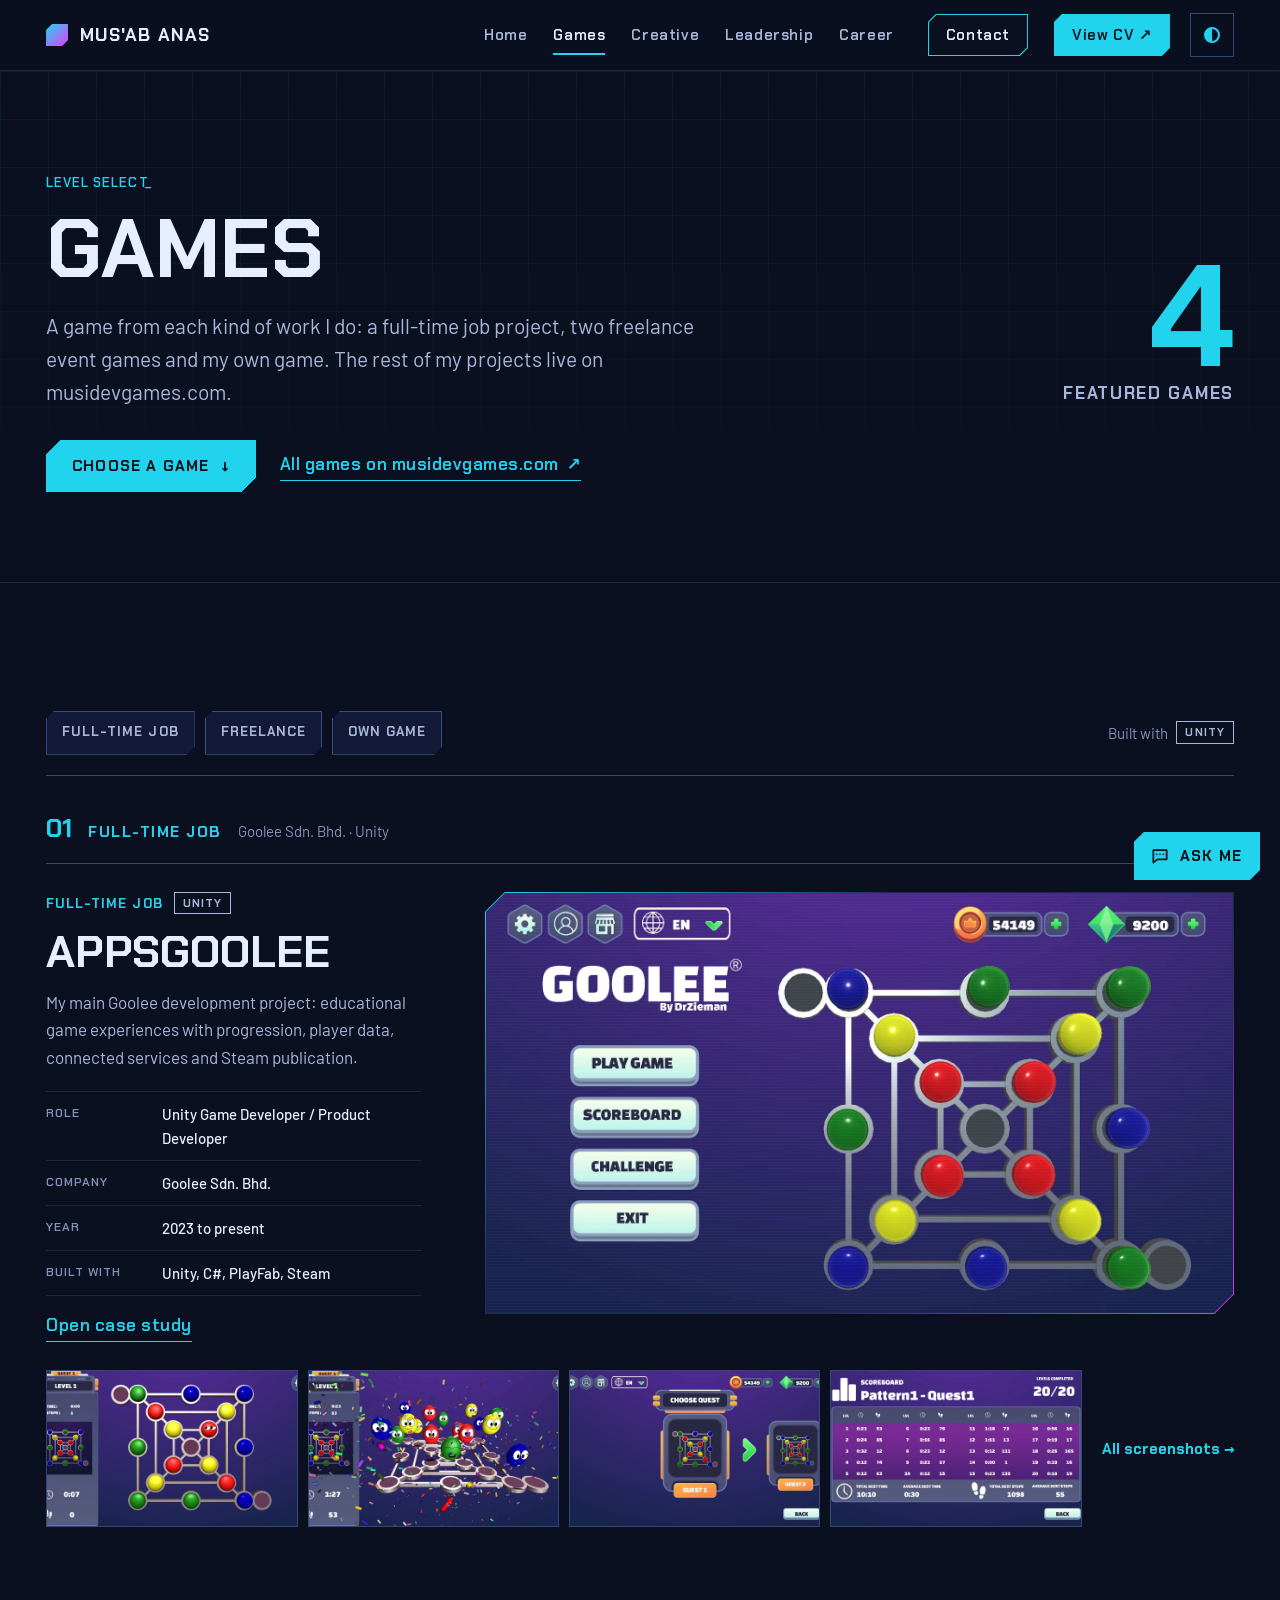
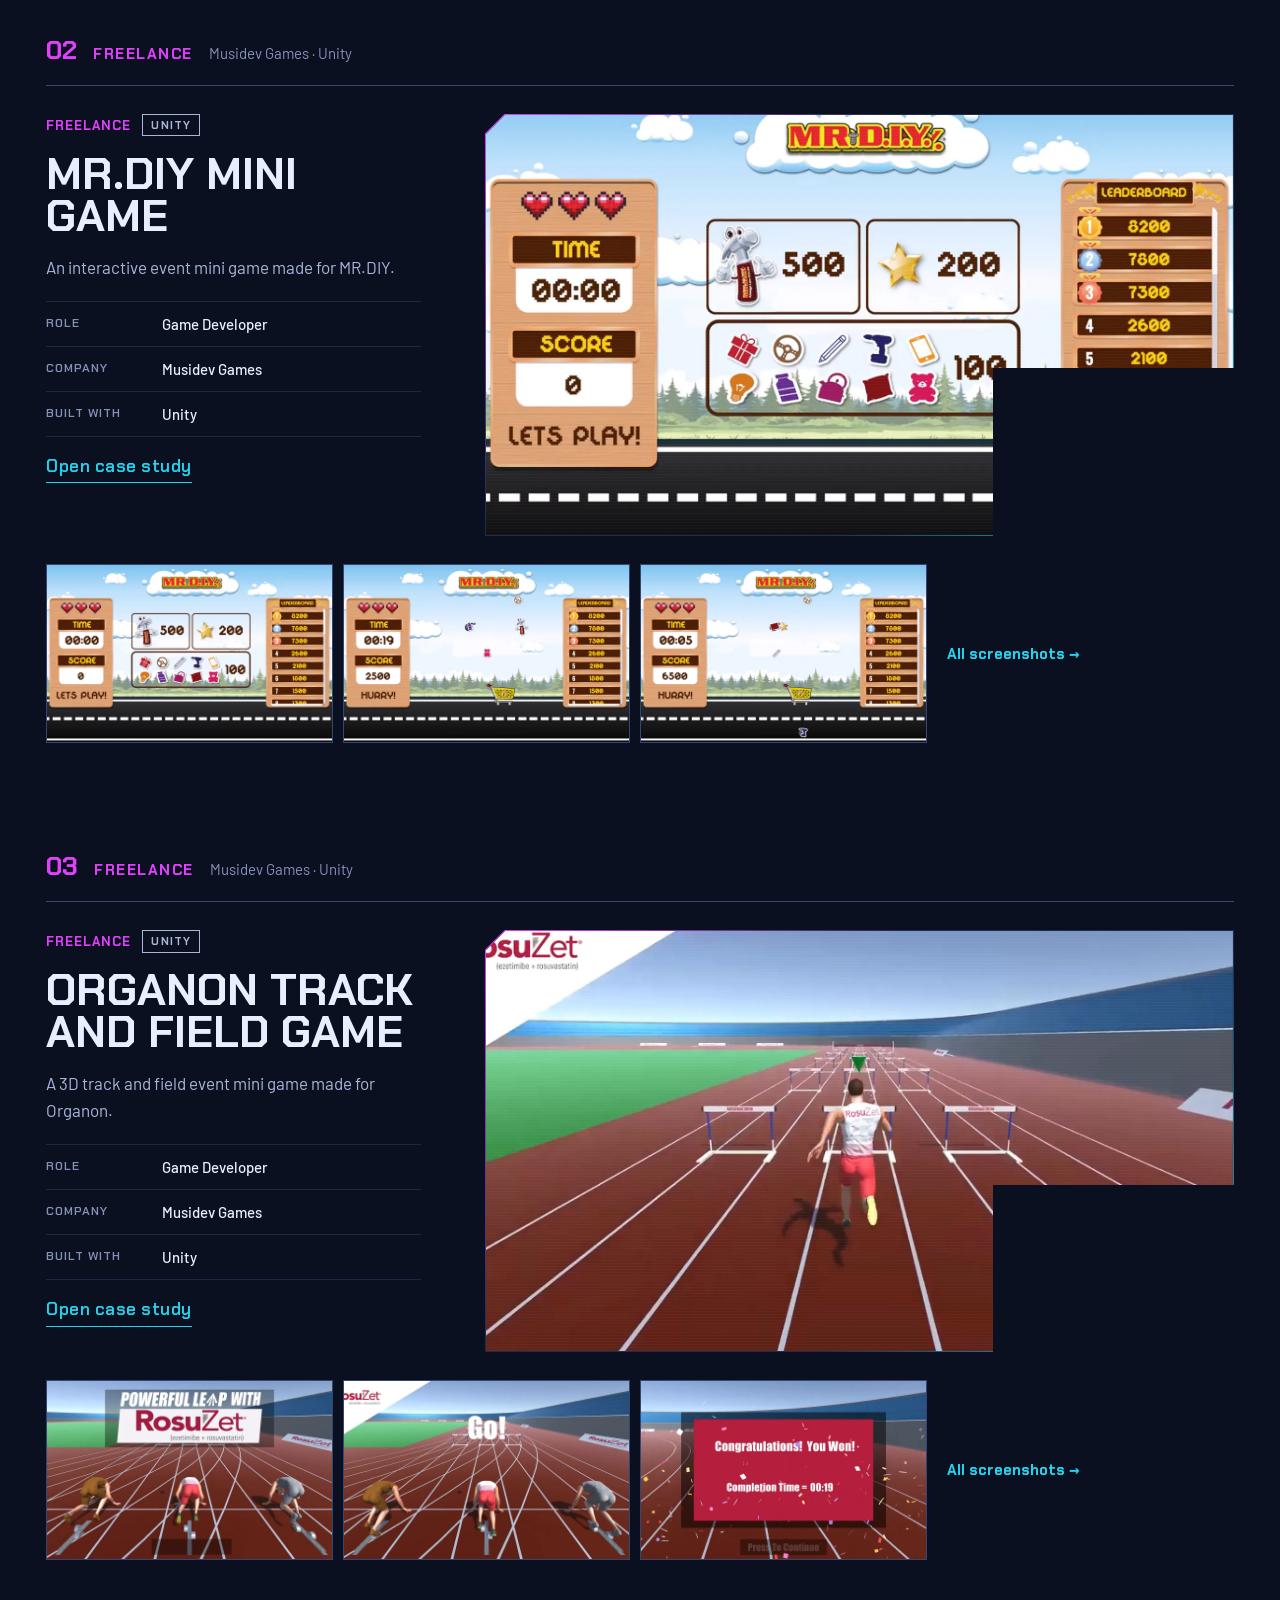
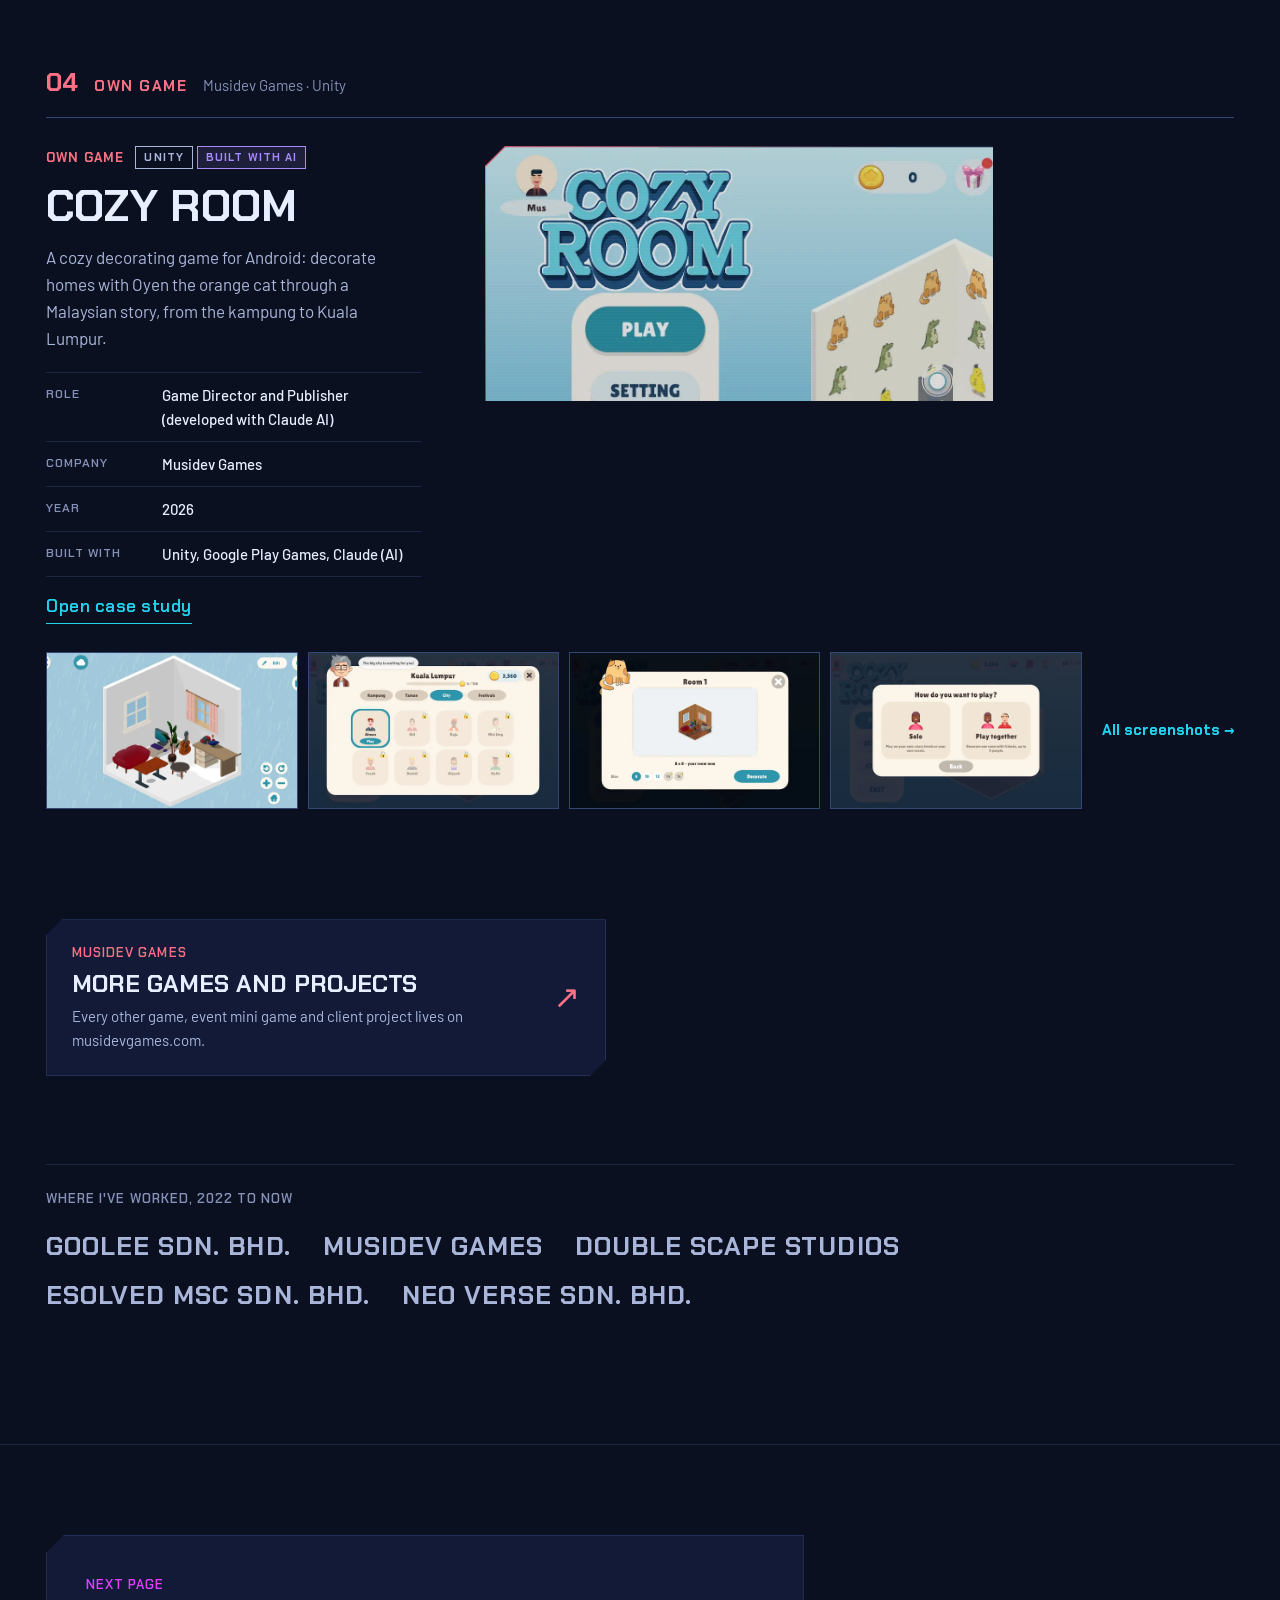
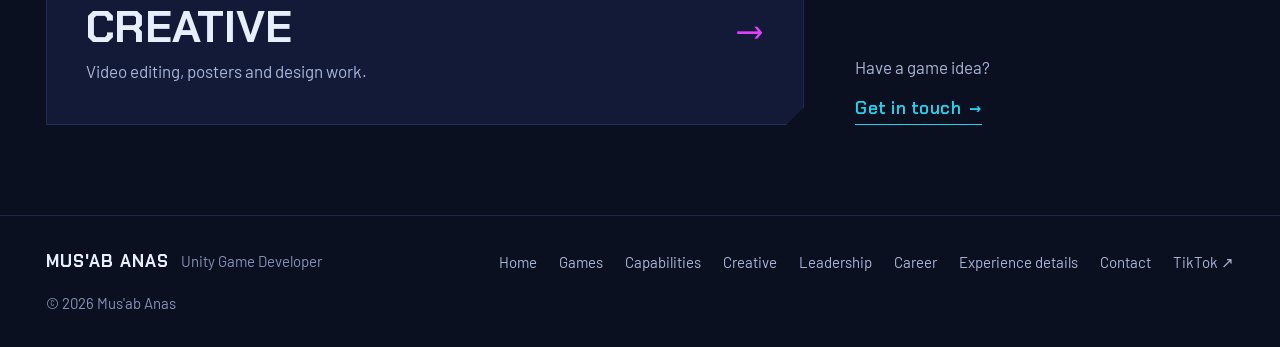
<file: games.html>
<!doctype html>
<html lang="en">
<head>
  <meta charset="utf-8">
  <meta name="viewport" content="width=device-width, initial-scale=1">
  <meta name="theme-color" content="#0b1020">
  <script>
    (function () {
      var theme = 'dark';
      try {
        var savedTheme = localStorage.getItem('musab-theme');
        if (savedTheme === 'light' || savedTheme === 'dark') theme = savedTheme;
      } catch (error) {}
      document.documentElement.dataset.theme = theme;
    }());
  </script>
  <title>Games | Mus'ab Anas</title>
  <meta name="description" content="Featured games by Mus'ab Anas: AppsGoolee (full-time at Goolee), the MR.DIY and Organon event mini games (freelance) and his own game Cozy Room.">
  <meta name="author" content="Mus'ab Anas">
  <meta property="og:type" content="website">
  <meta property="og:title" content="Games | Mus'ab Anas">
  <meta property="og:description" content="Unity and interactive game projects by Mus'ab Anas.">
  <link rel="preconnect" href="https://fonts.googleapis.com">
  <link rel="preconnect" href="https://fonts.gstatic.com" crossorigin>
  <link href="https://fonts.googleapis.com/css2?family=Barlow:wght@400;500;600;700&family=Chakra+Petch:wght@500;600;700&display=swap" rel="stylesheet">
  <link rel="stylesheet" href="css/style.css?v=202611280332">
  <link rel="stylesheet" href="css/home.css?v=202611280332">
  <link rel="stylesheet" href="css/pages.css?v=202611280332">
  <link rel="stylesheet" href="css/games.css?v=202611280332">
  <link rel="stylesheet" href="css/chat.css?v=202611280332">
</head>
<body class="page-shell page-games">
  <div class="scroll-progress" aria-hidden="true"><span></span></div>
  <a class="skip-link" href="#main-content">Skip to content</a>

  <header class="site-header" data-header>
    <div class="container nav-wrap">
      <a class="brand" href="./" aria-label="Mus'ab Anas home"><span class="brand-symbol" aria-hidden="true"></span><strong>Mus'ab Anas</strong><span>Unity Game Developer</span></a>
      <button class="menu-toggle" type="button" aria-expanded="false" aria-controls="site-nav" aria-label="Open navigation"><span></span><span></span><span></span></button>
      <nav id="site-nav" class="site-nav" aria-label="Main navigation">
        <a class="nav-link" href="./">Home</a>
        <a class="nav-link" href="games" aria-current="page">Games</a>
        <a class="nav-link" href="creative">Creative</a>
        <a class="nav-link" href="leadership">Leadership</a>
        <a class="nav-link" href="career">Career</a>
        <a class="nav-link nav-contact" href="./#contact">Contact</a>
        <a class="nav-link nav-cv" href="assets/resume/Musab-Anas-Resume.pdf" target="_blank" rel="noreferrer">View CV <span aria-hidden="true">↗</span></a>
      </nav>
      <button class="theme-toggle" id="theme-toggle" type="button" aria-label="Switch to light theme"><span aria-hidden="true"></span></button>
    </div>
  </header>

  <main id="main-content">
    <section class="page-hero" aria-labelledby="games-title">
      <div class="container page-hero-grid">
        <div class="page-hero-main">
          <p class="page-kicker label games-kicker">Level select</p>
          <h1 id="games-title" class="page-title display">Games</h1>
          <p class="page-lead">A game from each kind of work I do: a full-time job project, two freelance event games and my own game. The rest of my projects live on musidevgames.com.</p>
          <div class="page-actions">
            <a class="btn btn-primary" href="#levels">Choose a game <span aria-hidden="true">↓</span></a>
            <a class="text-link" href="https://musidevgames.com/games/" target="_blank" rel="noreferrer">All games on musidevgames.com <span aria-hidden="true">↗</span></a>
          </div>
        </div>
        <p class="games-count"><strong data-project-total>4</strong><span>Featured games</span></p>
      </div>
    </section>

    <section id="levels" class="section" aria-labelledby="levels-title">
      <div class="container">
        <h2 id="levels-title" class="sr-only">Selected games</h2>
        <div class="level-toolbar">
          <nav class="level-filters" aria-label="Jump to a group"><a class="level-filter" href="#full-time">Full-time job</a><a class="level-filter" href="#freelance">Freelance</a><a class="level-filter" href="#own">Own game</a></nav>
          <p class="level-status engine-legend">Built with <span class="engine engine-unity">Unity</span></p>
        </div>
        <div id="games-sections" class="games-sections"></div>
        <div class="games-catalogue">
          <p class="label">Where I've worked, 2022 to now</p>
          <ul class="company-marquee" aria-label="Employers and studio"><li>Goolee Sdn. Bhd.</li><li>Musidev Games</li><li>Double Scape Studios</li><li>Esolved MSC Sdn. Bhd.</li><li>Neo Verse Sdn. Bhd.</li></ul>
        </div>
      </div>
    </section>

    <section class="next-page" aria-label="Next page">
      <div class="container next-page-grid">
        <a class="next-page-link" href="creative" style="--next-accent: var(--magenta-text)"><span class="label">Next page</span><strong>Creative</strong><span>Video editing, posters and design work.</span></a>
        <div class="next-page-contact"><p>Have a game idea?</p><a class="text-link" href="./#contact">Get in touch <span aria-hidden="true">→</span></a></div>
      </div>
    </section>
  </main>

  <footer class="site-footer">
    <div class="container footer-inner">
      <a class="footer-brand" href="./"><strong>Mus'ab Anas</strong><span>Unity Game Developer</span></a>
      <nav class="footer-nav" aria-label="Footer navigation"><a href="./">Home</a><a href="games">Games</a><a href="./#services">Capabilities</a><a href="creative">Creative</a><a href="leadership">Leadership</a><a href="career">Career</a><a href="experience">Experience details</a><a href="./#contact">Contact</a><a href="https://www.tiktok.com/@musidevgames" target="_blank" rel="noreferrer">TikTok ↗</a></nav>
      <span class="footer-copy">© <span id="current-year">2026</span> Mus'ab Anas</span>
    </div>
  </footer>

  <script src="js/projects-data.js?v=202611280332"></script>
  <script src="js/main.js?v=202611280332"></script>
  <script src="js/chat-data.js?v=202611280332"></script>
  <script src="js/chat.js?v=202611280332"></script>
</body>
</html>
</file>
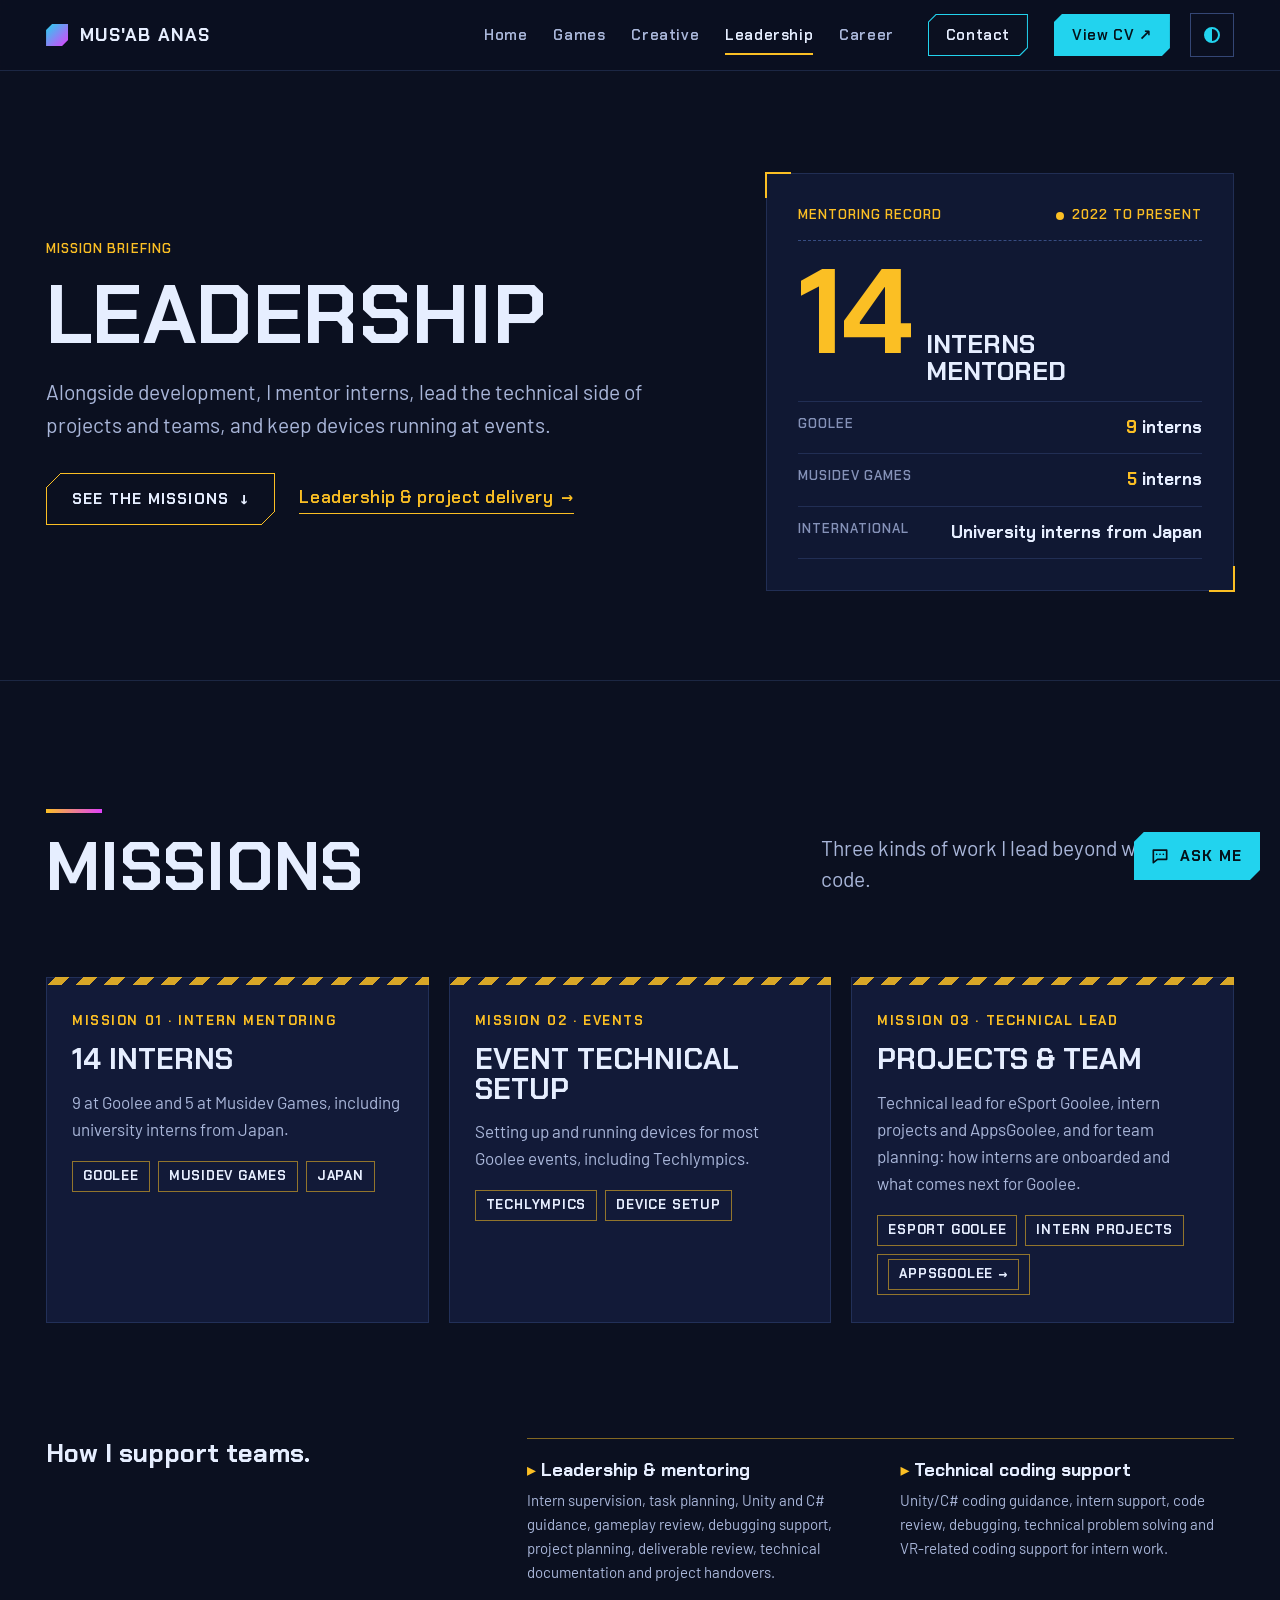
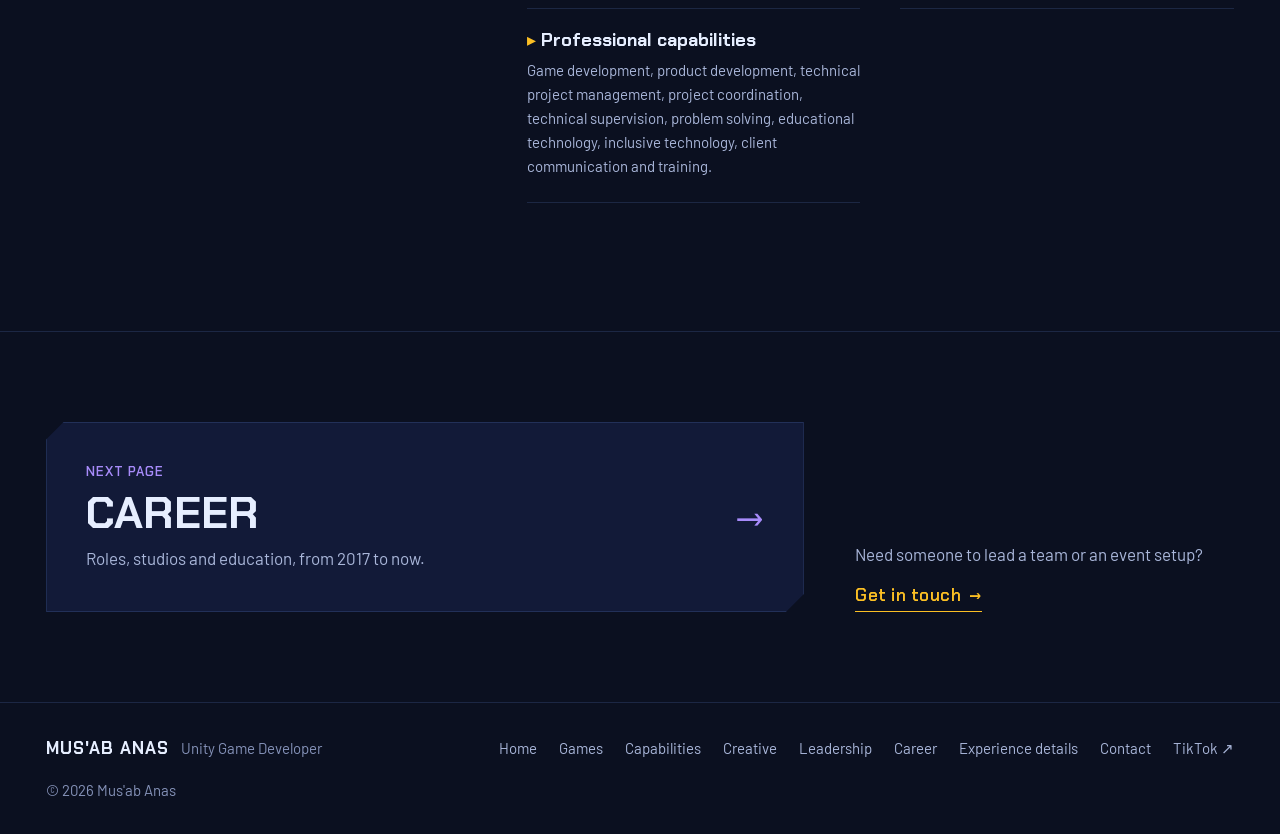
<file: leadership.html>
<!doctype html>
<html lang="en">
<head>
  <meta charset="utf-8">
  <meta name="viewport" content="width=device-width, initial-scale=1">
  <meta name="theme-color" content="#0b1020">
  <script>
    (function () {
      var theme = 'dark';
      try {
        var savedTheme = localStorage.getItem('musab-theme');
        if (savedTheme === 'light' || savedTheme === 'dark') theme = savedTheme;
      } catch (error) {}
      document.documentElement.dataset.theme = theme;
    }());
  </script>
  <title>Leadership | Mus'ab Anas</title>
  <meta name="description" content="Mus'ab Anas has mentored 14 interns at Goolee and Musidev Games, sets up devices for Goolee events and leads the technical side of projects and teams.">
  <meta name="author" content="Mus'ab Anas">
  <meta property="og:type" content="website">
  <meta property="og:title" content="Leadership | Mus'ab Anas">
  <meta property="og:description" content="14 interns mentored, event technical setup and technical lead roles.">
  <link rel="preconnect" href="https://fonts.googleapis.com">
  <link rel="preconnect" href="https://fonts.gstatic.com" crossorigin>
  <link href="https://fonts.googleapis.com/css2?family=Barlow:wght@400;500;600;700&family=Chakra+Petch:wght@500;600;700&display=swap" rel="stylesheet">
  <link rel="stylesheet" href="css/style.css?v=202611280332">
  <link rel="stylesheet" href="css/home.css?v=202611280332">
  <link rel="stylesheet" href="css/pages.css?v=202611280332">
  <link rel="stylesheet" href="css/leadership.css?v=202611280332">
  <link rel="stylesheet" href="css/chat.css?v=202611280332">
</head>
<body class="page-shell page-leadership">
  <div class="scroll-progress" aria-hidden="true"><span></span></div>
  <a class="skip-link" href="#main-content">Skip to content</a>

  <header class="site-header" data-header>
    <div class="container nav-wrap">
      <a class="brand" href="./" aria-label="Mus'ab Anas home"><span class="brand-symbol" aria-hidden="true"></span><strong>Mus'ab Anas</strong><span>Unity Game Developer</span></a>
      <button class="menu-toggle" type="button" aria-expanded="false" aria-controls="site-nav" aria-label="Open navigation"><span></span><span></span><span></span></button>
      <nav id="site-nav" class="site-nav" aria-label="Main navigation">
        <a class="nav-link" href="./">Home</a>
        <a class="nav-link" href="games">Games</a>
        <a class="nav-link" href="creative">Creative</a>
        <a class="nav-link" href="leadership" aria-current="page">Leadership</a>
        <a class="nav-link" href="career">Career</a>
        <a class="nav-link nav-contact" href="./#contact">Contact</a>
        <a class="nav-link nav-cv" href="assets/resume/Musab-Anas-Resume.pdf" target="_blank" rel="noreferrer">View CV <span aria-hidden="true">↗</span></a>
      </nav>
      <button class="theme-toggle" id="theme-toggle" type="button" aria-label="Switch to light theme"><span aria-hidden="true"></span></button>
    </div>
  </header>

  <main id="main-content">
    <section class="page-hero" aria-labelledby="leadership-title">
      <span id="mentoring" class="anchor-alias" aria-hidden="true"></span>
      <div class="container page-hero-grid">
        <div class="page-hero-main">
          <p class="page-kicker label">Mission briefing</p>
          <h1 id="leadership-title" class="page-title display">Leadership</h1>
          <p class="page-lead">Alongside development, I mentor interns, lead the technical side of projects and teams, and keep devices running at events.</p>
          <div class="page-actions">
            <a class="btn btn-outline" href="#missions">See the missions <span aria-hidden="true">↓</span></a>
            <a class="text-link" href="experience?id=leadership-project-delivery">Leadership &amp; project delivery <span aria-hidden="true">→</span></a>
          </div>
        </div>
        <aside class="dossier" aria-label="Mentoring record">
          <div class="dossier-head"><span class="label">Mentoring record</span><span class="label dossier-status">2022 to present</span></div>
          <p class="dossier-big"><strong class="count-up" data-count="14">14</strong><span>Interns<br>mentored</span></p>
          <dl class="dossier-rows">
            <div><dt>Goolee</dt><dd><span class="count-up" data-count="9">9</span> interns</dd></div>
            <div><dt>Musidev Games</dt><dd><span class="count-up" data-count="5">5</span> interns</dd></div>
            <div><dt>International</dt><dd>University interns from Japan</dd></div>
          </dl>
        </aside>
      </div>
    </section>

    <section id="missions" class="section" aria-labelledby="missions-title">
      <div class="container">
        <div class="section-head">
          <h2 id="missions-title" class="display">Missions</h2>
          <div class="section-head-side"><p class="section-lead">Three kinds of work I lead beyond writing code.</p></div>
        </div>
        <ul class="mission-grid">
          <li class="mission">
            <span class="mission-no">Mission 01 · Intern mentoring</span>
            <h3>14 interns</h3>
            <p>9 at Goolee and 5 at Musidev Games, including university interns from Japan.</p>
            <ul class="mission-tags" aria-label="Where"><li>Goolee</li><li>Musidev Games</li><li>Japan</li></ul>
          </li>
          <li class="mission">
            <span class="mission-no">Mission 02 · Events</span>
            <h3>Event technical setup</h3>
            <p>Setting up and running devices for most Goolee events, including Techlympics.</p>
            <ul class="mission-tags" aria-label="Events"><li>Techlympics</li><li>Device setup</li></ul>
          </li>
          <li class="mission">
            <span class="mission-no">Mission 03 · Technical lead</span>
            <h3>Projects &amp; team</h3>
            <p>Technical lead for eSport Goolee, intern projects and AppsGoolee, and for team planning: how interns are onboarded and what comes next for Goolee.</p>
            <ul class="mission-tags" aria-label="Projects"><li>eSport Goolee</li><li>Intern projects</li><li><a href="project?id=appsgoolee">AppsGoolee <span aria-hidden="true">→</span></a></li></ul>
          </li>
        </ul>
        <div class="practice-block split">
          <div class="split-side"><h3 class="sub-title">How I support teams.</h3></div>
          <div class="split-main practice-grid">
            <article class="practice-card"><h4>Leadership &amp; mentoring</h4><p>Intern supervision, task planning, Unity and C# guidance, gameplay review, debugging support, project planning, deliverable review, technical documentation and project handovers.</p></article>
            <article class="practice-card"><h4>Technical coding support</h4><p>Unity/C# coding guidance, intern support, code review, debugging, technical problem solving and VR-related coding support for intern work.</p></article>
            <article class="practice-card"><h4>Professional capabilities</h4><p>Game development, product development, technical project management, project coordination, technical supervision, problem solving, educational technology, inclusive technology, client communication and training.</p></article>
          </div>
        </div>
      </div>
    </section>

    <section class="next-page" aria-label="Next page">
      <div class="container next-page-grid">
        <a class="next-page-link" href="career" style="--next-accent: var(--violet-text)"><span class="label">Next page</span><strong>Career</strong><span>Roles, studios and education, from 2017 to now.</span></a>
        <div class="next-page-contact"><p>Need someone to lead a team or an event setup?</p><a class="text-link" href="./#contact">Get in touch <span aria-hidden="true">→</span></a></div>
      </div>
    </section>
  </main>

  <footer class="site-footer">
    <div class="container footer-inner">
      <a class="footer-brand" href="./"><strong>Mus'ab Anas</strong><span>Unity Game Developer</span></a>
      <nav class="footer-nav" aria-label="Footer navigation"><a href="./">Home</a><a href="games">Games</a><a href="./#services">Capabilities</a><a href="creative">Creative</a><a href="leadership">Leadership</a><a href="career">Career</a><a href="experience">Experience details</a><a href="./#contact">Contact</a><a href="https://www.tiktok.com/@musidevgames" target="_blank" rel="noreferrer">TikTok ↗</a></nav>
      <span class="footer-copy">© <span id="current-year">2026</span> Mus'ab Anas</span>
    </div>
  </footer>

  <script src="js/projects-data.js?v=202611280332"></script>
  <script src="js/main.js?v=202611280332"></script>
  <script src="js/chat-data.js?v=202611280332"></script>
  <script src="js/chat.js?v=202611280332"></script>
</body>
</html>
</file>
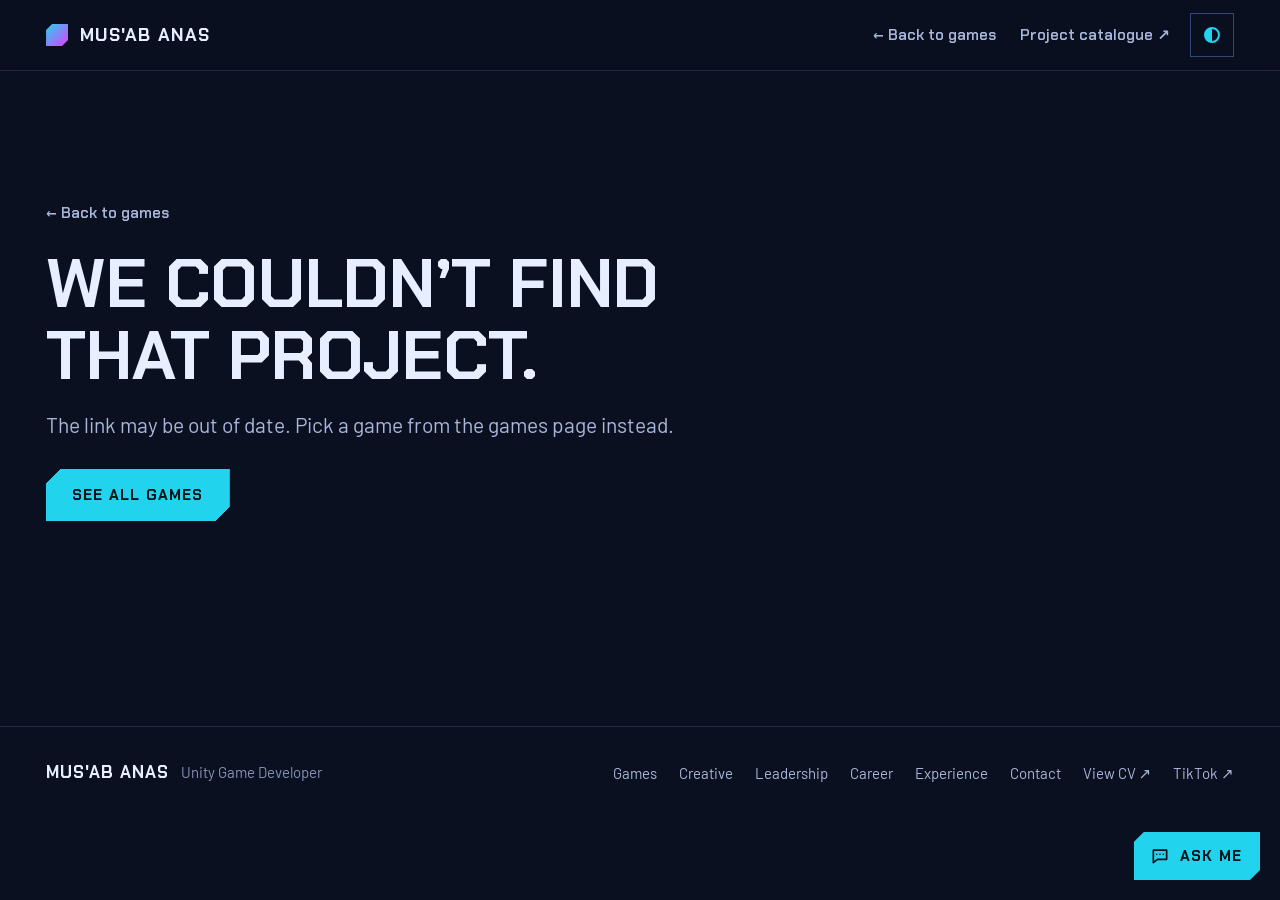
<file: project.html>
<!doctype html>
<html lang="en">
<head>
  <meta charset="utf-8">
  <meta name="viewport" content="width=device-width, initial-scale=1">
  <meta name="theme-color" content="#0b1020">
  <script>
    (function () {
      var theme = 'dark';
      try {
        var savedTheme = localStorage.getItem('musab-theme');
        if (savedTheme === 'light' || savedTheme === 'dark') theme = savedTheme;
      } catch (error) {}
      document.documentElement.dataset.theme = theme;
    }());
  </script>
  <title>Project | Mus'ab Anas</title>
  <meta name="description" content="Project detail from Mus'ab Anas' Unity Game Developer portfolio.">
  <meta property="og:type" content="article">
  <meta property="og:title" content="Project | Mus'ab Anas">
  <meta property="og:description" content="Project detail from Mus'ab Anas' Unity Game Developer portfolio.">
  <link rel="preconnect" href="https://fonts.googleapis.com">
  <link rel="preconnect" href="https://fonts.gstatic.com" crossorigin>
  <link href="https://fonts.googleapis.com/css2?family=Barlow:wght@400;500;600;700&family=Chakra+Petch:wght@500;600;700&display=swap" rel="stylesheet">
  <link rel="stylesheet" href="css/style.css?v=202611280332">
  <link rel="stylesheet" href="css/project.css?v=202611280332">
  <script src="js/projects-data.js?v=202611280332"></script>
  <link rel="stylesheet" href="css/chat.css?v=202611280332">
</head>
<body class="project-page-body">
  <div class="scroll-progress" aria-hidden="true"><span></span></div>
  <a class="skip-link" href="#project-main">Skip to project content</a>

  <header class="site-header" data-header>
    <div class="container nav-wrap">
      <a class="brand" href="./#home" aria-label="Mus'ab Anas home"><span class="brand-symbol" aria-hidden="true"></span><strong>Mus'ab Anas</strong><span>Unity Game Developer</span></a>
      <nav class="project-nav" aria-label="Project navigation"><a href="games">← Back to games</a><a href="https://musidevgames.com/games/" target="_blank" rel="noreferrer">Project catalogue ↗</a></nav>
      <button class="theme-toggle" id="theme-toggle" type="button" aria-label="Switch to light theme"><span aria-hidden="true"></span></button>
    </div>
  </header>

  <main id="project-main" class="project-main" hidden></main>

  <div id="lightbox" class="lightbox" hidden role="dialog" aria-modal="true" aria-labelledby="lightbox-label">
    <div class="lightbox-inner"><button class="lightbox-close" type="button" aria-label="Close screenshot viewer">×</button><p id="lightbox-label" class="sr-only">Screenshot viewer</p><button class="lightbox-control lightbox-prev" type="button" aria-label="Previous screenshot">←</button><figure><img data-lightbox-image alt=""><div class="media-placeholder" data-lightbox-placeholder hidden>Screenshot unavailable</div><figcaption><span data-lightbox-counter>1 / 1</span><span data-lightbox-caption></span></figcaption></figure><button class="lightbox-control lightbox-next" type="button" aria-label="Next screenshot">→</button></div>
  </div>

  <footer class="site-footer">
    <div class="container footer-inner">
      <a class="footer-brand" href="./#home"><strong>Mus'ab Anas</strong><span>Unity Game Developer</span></a>
      <nav class="footer-nav" aria-label="Footer navigation"><a href="games">Games</a><a href="creative">Creative</a><a href="leadership">Leadership</a><a href="career">Career</a><a href="experience">Experience</a><a href="./#contact">Contact</a><a href="assets/resume/Musab-Anas-Resume.pdf" target="_blank" rel="noreferrer">View CV ↗</a><a href="https://www.tiktok.com/@musidevgames" target="_blank" rel="noreferrer">TikTok ↗</a></nav>
    </div>
  </footer>

  <script src="js/project.js?v=202611280332"></script>
  <script src="js/chat-data.js?v=202611280332"></script>
  <script src="js/chat.js?v=202611280332"></script>
</body>
</html>
</file>
<file: css/style.css>
/*
 * Mus'ab Anas — shared brand system
 * Sci-fi game UI: space-navy base, cyan + magenta signal colours, cut-corner
 * "game menu" frames, faint scanlines. Dark is the default; light mode via the toggle.
 * Used by every page. The reason behind each visual technique is in DESIGN.md.
 */

/* Tokens (dark default) */
:root {
  color-scheme: dark;
  --bg: #0b1020;
  --bg-2: #0e1428;
  --panel: #121a38;
  --panel-2: #18224a;
  --ink: #e6eeff;
  --ink-2: #a9b6d9;
  --ink-3: #8592b8;
  --line: rgba(120, 160, 255, .16);
  --line-strong: rgba(120, 160, 255, .38);
  --cyan: #22d3ee;
  --cyan-text: #22d3ee;
  --cyan-ink: #04121a;
  --magenta: #e040fb;
  --magenta-text: #e040fb;
  --amber: #fbbf24;
  --violet: #a78bfa;
  --rose: #fb7185;
  --amber-text: #fbbf24;
  --violet-text: #a78bfa;
  --rose-text: #fb7185;
  --focus: #22d3ee;
  --glow-cyan: rgba(34, 211, 238, .45);
  --glow-magenta: rgba(224, 64, 251, .4);
  --scan: rgba(255, 255, 255, .025);
  --grid: rgba(34, 211, 238, .07);

  --font-display: 'Chakra Petch', 'Segoe UI', system-ui, sans-serif;
  --font-body: 'Barlow', 'Segoe UI', system-ui, sans-serif;

  --fs-mega: clamp(2.75rem, 1rem + 5.2vw, 6.25rem);
  --fs-1: clamp(2.25rem, 1.2rem + 3.8vw, 4.5rem);
  --fs-2: clamp(1.75rem, 1.2rem + 2vw, 3rem);
  --fs-3: clamp(1.25rem, 1.05rem + .7vw, 1.625rem);
  --fs-lead: clamp(1.125rem, 1rem + .4vw, 1.3125rem);
  --fs-base: 1.0625rem;
  --fs-sm: .9375rem;
  --fs-xs: .8125rem;

  --cut: 14px;
  --container: 1320px;
  --gutter: clamp(16px, 3.6vw, 48px);
  --header-h: 70px;
  --ease: cubic-bezier(.2, .7, .2, 1);
}

:root[data-theme="light"] {
  color-scheme: light;
  --bg: #f3f6fc;
  --bg-2: #e9eef8;
  --panel: #ffffff;
  --panel-2: #f1f4fb;
  --ink: #0b1020;
  --ink-2: #3a4566;
  --ink-3: #56628a;
  --line: rgba(11, 16, 32, .12);
  --line-strong: rgba(11, 16, 32, .3);
  --cyan-text: #0e7490;
  --magenta-text: #a21caf;
  --amber-text: #b45309;
  --violet-text: #6d28d9;
  --rose-text: #be123c;
  --focus: #0e7490;
  --glow-cyan: rgba(34, 211, 238, .35);
  --glow-magenta: rgba(224, 64, 251, .3);
  --scan: rgba(11, 16, 32, .02);
  --grid: rgba(14, 116, 144, .07);
}

/* Base */
*, *::before, *::after { box-sizing: border-box; }
html { scroll-behavior: smooth; scroll-padding-top: calc(var(--header-h) + 12px); -webkit-text-size-adjust: 100%; }
body {
  margin: 0; background: var(--bg); color: var(--ink);
  font-family: var(--font-body); font-size: var(--fs-base); line-height: 1.6;
  -webkit-font-smoothing: antialiased; text-rendering: optimizeLegibility;
  overflow-x: clip;
}
img, video, iframe { display: block; max-width: 100%; }
a { color: inherit; }
button { font: inherit; color: inherit; }
h1, h2, h3, h4 { margin: 0; font-family: var(--font-display); font-weight: 700; line-height: 1.05; }
p { margin: 0; }
ul, ol { margin: 0; padding: 0; }
em { font-style: normal; }
[hidden] { display: none !important; }
::selection { background: var(--cyan); color: var(--cyan-ink); }
:focus-visible { outline: 2px solid var(--focus); outline-offset: 3px; }
/* Cut-corner controls: clip-path hides an outside ring, so draw the focus ring inside. */
.nav-link.nav-contact:focus-visible, .nav-link.nav-cv:focus-visible, .level-filter:focus-visible, .studio-card:focus-visible,
.experience-preview-links a:focus-visible, .next-page-link:focus-visible, .experience-card:focus-visible, .related-project:focus-visible,
.experience-next a:focus-visible, .project-links a:focus-visible, .subproject:focus-visible, .next-project-link:focus-visible { outline-offset: -4px; }
/* On cyan-filled controls a cyan ring would vanish, so use the dark ink instead. */
.nav-link.nav-cv:focus-visible, .project-links a:focus-visible { outline-color: var(--cyan-ink); }

.display, .display-title { font-family: var(--font-display); font-weight: 700; text-transform: uppercase; line-height: .95; letter-spacing: .005em; }
.container { width: 100%; max-width: var(--container); margin-inline: auto; padding-inline: var(--gutter); }
.sr-only { position: absolute; width: 1px; height: 1px; padding: 0; margin: -1px; overflow: hidden; clip: rect(0 0 0 0); white-space: nowrap; border: 0; }
.anchor-alias { position: relative; top: calc(-1 * var(--header-h)); display: block; width: 0; height: 0; }
.label { font-family: var(--font-display); font-size: var(--fs-xs); font-weight: 600; letter-spacing: .08em; text-transform: uppercase; color: var(--ink-3); }

.skip-link { position: fixed; left: 16px; top: -60px; z-index: 200; background: var(--cyan); color: var(--cyan-ink); padding: 10px 16px; text-decoration: none; font-weight: 700; transition: top .2s ease; }
.skip-link:focus { top: 12px; }

.scroll-progress { position: fixed; inset: 0 0 auto; height: 2px; z-index: 120; pointer-events: none; }
.scroll-progress span { display: block; height: 100%; width: 0; background: linear-gradient(90deg, var(--cyan), var(--magenta)); }

/* Cut-corner game-menu shapes */
.cut { clip-path: polygon(var(--cut) 0, 100% 0, 100% calc(100% - var(--cut)), calc(100% - var(--cut)) 100%, 0 100%, 0 var(--cut)); }
/* Frame with a 1px gradient edge: outer = edge colour, inner = panel */
.hud-frame {
  --edge: linear-gradient(135deg, var(--cyan), rgba(120, 160, 255, .25) 35%, rgba(120, 160, 255, .25) 65%, var(--magenta));
  position: relative; padding: 1px; background: var(--edge);
  clip-path: polygon(var(--cut) 0, 100% 0, 100% calc(100% - var(--cut)), calc(100% - var(--cut)) 100%, 0 100%, 0 var(--cut));
}
.hud-frame > .hud-inner {
  position: relative; height: 100%; background: var(--panel);
  clip-path: polygon(calc(var(--cut) - .4px) 0, 100% 0, 100% calc(100% - var(--cut) + .4px), calc(100% - var(--cut) + .4px) 100%, 0 100%, 0 calc(var(--cut) - .4px));
}
/* Pressed state, so taps and clicks get feedback: links and buttons dim, solid buttons also sink 1px. */
a:active, button:active { filter: brightness(.85); }
.btn:active, .view-more:active, .menu-toggle:active, .theme-toggle:active, .nav-link.nav-contact:active, .nav-link.nav-cv:active, .project-links a:active { transform: translateY(1px); }

/* Header */
.site-header {
  position: sticky; top: 0; z-index: 100;
  background: color-mix(in srgb, var(--bg) 82%, transparent);
  -webkit-backdrop-filter: blur(12px) saturate(1.3); backdrop-filter: blur(12px) saturate(1.3);
  border-bottom: 1px solid var(--line);
}
.nav-wrap { display: flex; align-items: center; gap: 20px; min-height: var(--header-h); }
.brand { display: inline-flex; align-items: center; gap: 12px; margin-right: auto; text-decoration: none; min-width: 0; }
.brand-symbol { display: inline-block; width: 22px; height: 22px; flex: none; background: linear-gradient(135deg, var(--cyan), var(--magenta)); clip-path: polygon(6px 0, 100% 0, 100% calc(100% - 6px), calc(100% - 6px) 100%, 0 100%, 0 6px); }
.brand-symbol i { display: none; }
.brand strong { font-family: var(--font-display); font-weight: 700; font-size: 1.125rem; letter-spacing: .06em; text-transform: uppercase; white-space: nowrap; }
.brand > span:not(.brand-symbol) { font-size: var(--fs-sm); color: var(--ink-3); white-space: nowrap; }

.site-nav { display: flex; align-items: center; gap: 26px; }
.nav-link { position: relative; text-decoration: none; font-family: var(--font-display); font-weight: 600; font-size: var(--fs-sm); letter-spacing: .04em; color: var(--ink-2); padding: 6px 0; }
.nav-link::after { content: ''; position: absolute; left: 0; right: 0; bottom: -2px; height: 2px; background: var(--cyan); transform: scaleX(0); transform-origin: left; transition: transform .25s var(--ease); }
.nav-link:hover, .nav-link.is-active { color: var(--ink); }
.nav-link:hover::after, .nav-link.is-active::after { transform: scaleX(1); }
.nav-link[aria-current="page"] { color: var(--ink); }
.nav-link[aria-current="page"]::after { transform: scaleX(1); background: var(--page-accent, var(--cyan)); }
/* Contact is an action, not a page: an outlined chamfered button next to View CV. */
.nav-link.nav-contact { isolation: isolate; margin-left: 8px; padding: 9px 18px; color: var(--ink); background: var(--cyan); clip-path: polygon(8px 0, 100% 0, 100% calc(100% - 8px), calc(100% - 8px) 100%, 0 100%, 0 8px); }
.nav-link.nav-contact::after { inset: 1px; bottom: 1px; height: auto; z-index: -1; transform: none; box-shadow: none; background: var(--bg); clip-path: polygon(7.6px 0, 100% 0, 100% calc(100% - 7.6px), calc(100% - 7.6px) 100%, 0 100%, 0 7.6px); transition: background-color .2s ease; }
.nav-link.nav-contact:hover::after, .nav-link.nav-contact.is-active::after { background: color-mix(in srgb, var(--cyan) 16%, var(--bg)); }
.nav-link.nav-cv { padding: 9px 18px; color: var(--cyan-ink); background: var(--cyan); clip-path: polygon(8px 0, 100% 0, 100% calc(100% - 8px), calc(100% - 8px) 100%, 0 100%, 0 8px); }
.nav-link.nav-cv::after { display: none; }
.nav-link.nav-cv:hover { color: var(--cyan-ink); background: #67e8f9; }

.menu-toggle, .theme-toggle { flex: none; width: 44px; height: 44px; border: 1px solid var(--line-strong); background: transparent; cursor: pointer; padding: 0; display: grid; place-items: center; place-content: center; }
.menu-toggle { display: none; gap: 5px; }
.menu-toggle span { display: block; width: 20px; height: 2px; background: var(--ink); transition: transform .2s ease, opacity .2s ease; }
.menu-toggle.is-open span:nth-child(1) { transform: translateY(7px) rotate(45deg); }
.menu-toggle.is-open span:nth-child(2) { opacity: 0; }
.menu-toggle.is-open span:nth-child(3) { transform: translateY(-7px) rotate(-45deg); }
.theme-toggle span { width: 16px; height: 16px; border-radius: 50%; border: 2px solid var(--cyan-text); background: linear-gradient(90deg, var(--cyan-text) 50%, transparent 50%); transition: transform .3s var(--ease); }
:root[data-theme="light"] .theme-toggle span { transform: rotate(180deg); }
.menu-toggle:hover, .theme-toggle:hover { border-color: var(--cyan); }

.project-nav, .experience-nav { display: flex; align-items: center; gap: 24px; }
.project-nav a, .experience-nav a { text-decoration: none; font-family: var(--font-display); font-weight: 600; font-size: var(--fs-sm); color: var(--ink-2); white-space: nowrap; }
.project-nav a:hover, .experience-nav a:hover { color: var(--cyan-text); }

/* Buttons (chamfered; the glow on hover is one of the two glow uses, see DESIGN.md) */
.btn {
  --c: 10px;
  position: relative; display: inline-flex; align-items: center; justify-content: center; gap: 12px;
  min-height: 52px; padding: 0 26px; border: 0; cursor: pointer; text-decoration: none;
  font-family: var(--font-display); font-weight: 700; font-size: var(--fs-sm); letter-spacing: .08em; text-transform: uppercase;
  color: var(--ink); background: transparent;
  transition: filter .2s ease, color .2s ease;
}
.btn::before {
  content: ''; position: absolute; inset: 0; z-index: -1;
  background:
    linear-gradient(135deg, transparent var(--c), var(--btn-bg, var(--line-strong)) 0) top left / 51% 100% no-repeat,
    linear-gradient(-45deg, transparent var(--c), var(--btn-bg, var(--line-strong)) 0) bottom right / 51% 100% no-repeat;
}
.btn::after {
  content: ''; position: absolute; inset: 1px; z-index: -1;
  background:
    linear-gradient(135deg, transparent calc(var(--c) - .5px), var(--btn-fill, var(--bg)) 0) top left / 51% 100% no-repeat,
    linear-gradient(-45deg, transparent calc(var(--c) - .5px), var(--btn-fill, var(--bg)) 0) bottom right / 51% 100% no-repeat;
}
.btn { isolation: isolate; }
.btn:hover { filter: drop-shadow(0 0 12px var(--glow-cyan)); color: var(--cyan-text); }
.btn-primary, .btn-gradient { --btn-bg: var(--cyan); --btn-fill: var(--cyan); color: var(--cyan-ink); }
.btn-primary:hover, .btn-gradient:hover { color: var(--cyan-ink); }
.btn-outline { --btn-bg: var(--cyan); --btn-fill: var(--bg); }

.text-link { display: inline-flex; align-items: center; gap: 8px; font-family: var(--font-display); font-weight: 600; letter-spacing: .03em; color: var(--cyan-text); text-decoration: none; border-bottom: 1px solid currentColor; padding-bottom: 2px; }
.text-link:hover { color: var(--ink); }

/* Media frame (game viewport) */
.frame { position: relative; overflow: hidden; isolation: isolate; aspect-ratio: 16 / 10; background: var(--panel); container-type: inline-size; }
.frame img, .frame video { position: absolute; inset: 0; width: 100%; height: 100%; object-fit: cover; z-index: 2; }
/* A missing cover is removed by its onerror handler; hide the alt text that flashes before that. */
.frame img { color: transparent; font-size: 0; }
.frame::after { content: ''; position: absolute; inset: 0; z-index: 3; pointer-events: none; background: repeating-linear-gradient(0deg, var(--scan) 0 1px, transparent 1px 3px); }
.frame-card {
  position: absolute; inset: 0; z-index: 0;
  display: flex; flex-direction: column; justify-content: flex-end; gap: 10px;
  padding: clamp(24px, 4vw, 56px);
  /* A plain tint of the project's own accent, so each title card stays distinct without a cover. */
  background: linear-gradient(135deg, color-mix(in srgb, var(--accent-a, var(--cyan)) 18%, var(--panel)), var(--panel) 65%);
}
.frame-card strong { font-family: var(--font-display); font-weight: 700; text-transform: uppercase; line-height: .92; font-size: clamp(1.5rem, calc(76cqi / (var(--chars, 8) * .68)), 5.25rem); overflow-wrap: break-word; }
.frame-card span { font-size: var(--fs-sm); color: var(--ink-2); }
.frame-card small { position: absolute; top: 0; left: 0; padding: 8px 18px 8px 16px; font-family: var(--font-display); font-size: var(--fs-xs); font-weight: 700; letter-spacing: .08em; text-transform: uppercase; color: var(--cyan-ink); background: var(--accent-a, var(--cyan)); clip-path: polygon(0 0, 100% 0, calc(100% - 12px) 100%, 0 100%); }

.media-placeholder { display: grid; place-content: center; gap: 6px; text-align: center; min-height: 220px; padding: 24px; background: var(--panel); color: var(--ink-3); }
.media-placeholder strong { color: var(--ink); font-family: var(--font-display); font-size: var(--fs-3); }

/* Footer */
.site-footer { border-top: 1px solid var(--line); padding: 32px 0; }
.footer-inner { display: flex; align-items: center; justify-content: space-between; gap: 16px 32px; flex-wrap: wrap; }
.footer-brand { display: flex; gap: 12px; align-items: baseline; text-decoration: none; }
.footer-brand strong { font-family: var(--font-display); font-weight: 700; letter-spacing: .06em; text-transform: uppercase; }
.footer-brand span { color: var(--ink-3); font-size: var(--fs-sm); }
.footer-nav { display: flex; flex-wrap: wrap; gap: 20px 22px; }
.footer-nav a { color: var(--ink-2); text-decoration: none; font-size: var(--fs-sm); }
.footer-nav a:hover { color: var(--cyan-text); }
/* Small text links keep their look; an invisible layer makes the tap area 44px tall. */
.text-link, .footer-nav a, .project-back, .experience-back, .video-card figcaption a, .mission-tags a { position: relative; }
.text-link::before, .footer-nav a::before, .project-back::before, .experience-back::before, .video-card figcaption a::before, .mission-tags a::before {
  content: ''; position: absolute; left: 0; right: 0; top: 50%; height: 44px; transform: translateY(-50%);
}
.footer-copy { color: var(--ink-3); font-size: var(--fs-sm); }

/* Hide the brand subtitle before the full nav runs out of room. */
@media (max-width: 1280px) { .brand > span:not(.brand-symbol) { display: none; } }
.nav-link { white-space: nowrap; }
@media (max-width: 1160px) { .site-nav { gap: 18px; } }

/* Mobile navigation */
@media (max-width: 1020px) {
  .menu-toggle { display: grid; }
  .brand > span:not(.brand-symbol) { display: none; }
  .site-nav {
    position: fixed; inset: var(--header-h) 0 auto 0; z-index: 99;
    flex-direction: column; align-items: stretch; gap: 0;
    padding: 8px var(--gutter) 24px; background: var(--bg); border-bottom: 1px solid var(--line-strong);
    max-height: calc(100dvh - var(--header-h)); overflow-y: auto; overscroll-behavior: contain;
    transform: translateY(-8px); opacity: 0; visibility: hidden;
    transition: opacity .2s ease, transform .2s ease, visibility .2s;
  }
  .site-nav.is-open { opacity: 1; transform: none; visibility: visible; }
  .nav-link { font-size: 1.5rem; text-transform: uppercase; padding: 14px 0; border-bottom: 1px solid var(--line); color: var(--ink); }
  .nav-link::after { display: none; }
  .nav-link[aria-current="page"] { color: var(--page-accent-text, var(--cyan-text)); }
  .nav-link[aria-current="page"]::before { content: '▸ '; }
  .nav-link.nav-cv { margin-top: 16px; text-align: center; font-size: 1.125rem; border-bottom: 0; }
  .nav-link.nav-contact { margin: 16px 0 0; text-align: center; font-size: 1.125rem; border-bottom: 0; }
  .nav-link.nav-contact::after { display: block; }
  .nav-link.nav-contact + .nav-cv { margin-top: 10px; }
  body.menu-open { overflow: hidden; }
}
@media (max-width: 640px) {
  .project-nav, .experience-nav a:not(:first-child) { display: none; }
}

@media (prefers-reduced-motion: reduce) {
  html { scroll-behavior: auto; }
  *, *::before, *::after { animation-duration: .01ms !important; animation-iteration-count: 1 !important; transition-duration: .01ms !important; }
}
</file>
<file: css/home.css>
/* Homepage layout — sci-fi game UI. Builds on tokens in style.css. */

.section { position: relative; padding-block: clamp(80px, 10vw, 150px); border-top: 1px solid var(--line); }
.section-head {
  display: grid; grid-template-columns: minmax(0, 7fr) minmax(0, 4fr); gap: 24px clamp(24px, 4vw, 64px);
  align-items: end; margin-bottom: clamp(44px, 6vw, 88px);
}
.section-head h2, .split-side h2 { font-size: var(--fs-1); }
.section-head h2::before, .split-side h2::before {
  content: ''; display: block; width: 56px; height: 4px; margin-bottom: 22px;
 background: linear-gradient(90deg, var(--cyan), var(--magenta)); 
}
.section-head-side { display: grid; gap: 20px; justify-items: start; padding-bottom: .3em; }
.section-lead { font-size: var(--fs-lead); line-height: 1.5; color: var(--ink-2); max-width: 46ch; }

.split { display: grid; grid-template-columns: minmax(0, 4fr) minmax(0, 7fr); gap: 40px clamp(32px, 6vw, 104px); align-items: start; }
.split-side { position: sticky; top: calc(var(--header-h) + 32px); display: grid; gap: 22px; justify-items: start; }
.sub-title { font-size: var(--fs-3); font-weight: 700; line-height: 1.2; max-width: 22ch; }
.sub-lead { color: var(--ink-2); margin-top: 8px; max-width: 56ch; }

/* Hero */
.hero { position: relative; overflow: hidden; isolation: isolate; padding-block: clamp(48px, 7vw, 104px) clamp(72px, 9vw, 128px); }
/* The homepage hero is the one place with the cyan/magenta glow blobs: it sets the site's mood once. */
.hero::before {
  content: ''; position: absolute; inset: 0; z-index: -2;
  background:
    radial-gradient(45% 55% at 82% 30%, color-mix(in srgb, var(--cyan) 16%, transparent), transparent 70%),
    radial-gradient(40% 50% at 10% 90%, color-mix(in srgb, var(--magenta) 12%, transparent), transparent 70%);
}
.hero-grid { display: grid; grid-template-columns: minmax(0, 7fr) minmax(0, 5fr); gap: 48px clamp(32px, 5vw, 88px); align-items: center; }
.hero-kicker { display: flex; align-items: center; gap: 10px; color: var(--ink-2); }
.hero-title { margin-top: 18px; font-size: var(--fs-mega); line-height: .9; }
.hero-role {
  display: inline-block; margin-top: 18px; padding: 6px 14px 6px 12px;
  font-family: var(--font-display); font-weight: 700; letter-spacing: .06em; text-transform: uppercase;
  font-size: clamp(1rem, .85rem + .6vw, 1.375rem); color: var(--cyan-text);
  background: color-mix(in srgb, var(--cyan) 9%, transparent);
}
.hero-intro { margin-top: 24px; font-size: var(--fs-lead); line-height: 1.55; color: var(--ink-2); max-width: 54ch; }
.hero-actions { display: flex; flex-wrap: wrap; gap: 14px; margin-top: 32px; }
.hero-facts { display: grid; grid-template-columns: repeat(4, minmax(0, 1fr)); margin: 40px 0 0; border: 1px solid var(--line); background: color-mix(in srgb, var(--panel) 60%, transparent); }
.hero-facts div { padding: 14px 16px; }
.hero-facts div + div { border-left: 1px solid var(--line); }
.hero-facts dt { font-family: var(--font-display); font-size: .75rem; font-weight: 600; letter-spacing: .08em; text-transform: uppercase; color: var(--ink-3); }
.hero-facts dd { margin: 4px 0 0; font-family: var(--font-display); font-weight: 700; font-size: 1.0625rem; line-height: 1.25; }
.hero-facts .count-up { color: var(--cyan-text); }
/* Six facts: two rows of three. */
.hero-facts { grid-template-columns: repeat(3, minmax(0, 1fr)); }
.hero-facts div:nth-child(4) { border-left: 0; }
.hero-facts div:nth-child(n+4) { border-top: 1px solid var(--line); }
.hero-tools-block { margin-top: 30px; }
.hero-tools-block .label { text-transform: none; letter-spacing: .02em; font-family: var(--font-body); font-weight: 500; font-size: var(--fs-sm); }
.hero-tools { list-style: none; display: flex; flex-wrap: wrap; gap: 8px; margin-top: 12px; }
.hero-tools li { display: inline-flex; align-items: center; gap: 8px; padding: 5px 12px 5px 5px; border: 1px solid var(--line); font-weight: 600; font-size: var(--fs-sm); background: color-mix(in srgb, var(--panel) 50%, transparent); }
.tool-icon { display: grid; place-items: center; width: 24px; height: 24px; background: #0b1020; }
.tool-icon img { width: 14px; height: 14px; object-fit: contain; }

/* Portrait in a game-menu frame */
.hero-portrait { margin: 0; justify-self: end; width: 100%; max-width: 460px; }
.portrait-hud { --cut: 22px; filter: drop-shadow(0 0 24px color-mix(in srgb, var(--cyan) 30%, transparent)); }
.portrait-hud > .hud-inner { padding: 10px; background: var(--bg-2); }
.portrait-frame { position: relative; aspect-ratio: 4 / 5; overflow: hidden; background: var(--panel); clip-path: polygon(14px 0, 100% 0, 100% calc(100% - 14px), calc(100% - 14px) 100%, 0 100%, 0 14px); }
.portrait-frame img { width: 100%; height: 100%; object-fit: cover; object-position: 50% 18%; }
.portrait-frame::after { content: ''; position: absolute; inset: 0; pointer-events: none; background: repeating-linear-gradient(0deg, var(--scan) 0 1px, transparent 1px 3px), linear-gradient(180deg, transparent 60%, color-mix(in srgb, var(--bg) 55%, transparent)); }
.portrait-fallback { position: absolute; inset: 0; display: grid; place-items: center; }
.portrait-fallback span { font-family: var(--font-display); font-weight: 700; font-size: 5rem; color: var(--cyan-text); }
.portrait-scan { position: absolute; left: 0; right: 0; top: -10%; height: 10%; pointer-events: none; opacity: 0; background: linear-gradient(180deg, transparent, color-mix(in srgb, var(--cyan) 55%, transparent), transparent); }
.hero-portrait figcaption { display: flex; justify-content: space-between; align-items: baseline; gap: 12px; margin-top: 14px; padding: 0 4px; }
.hero-portrait figcaption strong { font-family: var(--font-display); font-weight: 700; letter-spacing: .06em; text-transform: uppercase; }
.hero-portrait figcaption span { font-size: var(--fs-sm); color: var(--cyan-text); }

/* One orchestrated intro: copy settles in, then a scan line passes over the portrait once. */
@media (prefers-reduced-motion: no-preference) {
  .hero-main > * { animation: rise .7s var(--ease) both; }
  .hero-main > :nth-child(2) { animation-delay: .08s; }
  .hero-main > :nth-child(3) { animation-delay: .16s; }
  .hero-main > :nth-child(n+4) { animation-delay: .24s; }
  .portrait-hud { animation: boot .9s var(--ease) .2s both; }
  .portrait-scan { animation: scan 1.4s ease-in-out .8s 1 both; }
}
@keyframes rise { from { opacity: 0; transform: translateY(12px); } to { opacity: 1; transform: none; } }
@keyframes boot { 0% { opacity: 0; clip-path: polygon(0 0, 100% 0, 100% 0, 0 0); } 100% { opacity: 1; } }
@keyframes scan { 0% { top: -10%; opacity: 0; } 15% { opacity: 1; } 85% { opacity: 1; } 100% { top: 100%; opacity: 0; } }

/* Selected work: case-study blocks */
/* Studios I founded: Musidev Games and Double Scape Studios, side by side right after the hero */
.studio-grid { display: grid; grid-template-columns: repeat(2, minmax(0, 1fr)); gap: clamp(40px, 5vw, 64px) clamp(24px, 3vw, 40px); }
.studio-card { display: grid; grid-template-rows: auto 1fr; gap: 24px; --accent-a: var(--cyan); --accent-b: var(--magenta); --studio-text: var(--cyan-text); }
.studio-doublescape { --accent-a: var(--magenta); --accent-b: var(--cyan); --studio-text: var(--magenta-text); }
.studio-media { display: block; text-decoration: none; }
.studio-media .hud-frame { --cut: 20px; --edge: linear-gradient(135deg, var(--accent-a), rgba(120, 160, 255, .2) 35%, rgba(120, 160, 255, .2) 65%, var(--accent-b)); }
.studio-media .frame { aspect-ratio: 16 / 9; }
.studio-media .frame img { transition: transform .6s var(--ease); }
.studio-media:hover .frame img { transform: scale(1.02); }
.studio-body { display: flex; flex-direction: column; align-items: flex-start; gap: 14px; }
.studio-kicker { font-family: var(--font-display); font-size: var(--fs-xs); font-weight: 700; letter-spacing: .08em; text-transform: uppercase; color: var(--studio-text); }
.studio-body h3 { font-family: var(--font-display); font-weight: 700; text-transform: uppercase; font-size: var(--fs-2); line-height: .95; }
.studio-text { color: var(--ink-2); max-width: 52ch; }
.studio-units { list-style: none; display: flex; flex-wrap: wrap; gap: 8px; }
.studio-units li { display: inline-flex; align-items: baseline; gap: 8px; padding: 5px 10px; border: 1px solid var(--line-strong); font-family: var(--font-display); font-size: var(--fs-xs); font-weight: 700; letter-spacing: .06em; text-transform: uppercase; color: var(--ink); }
.studio-units small { font-family: var(--font-body); font-weight: 500; letter-spacing: 0; text-transform: none; color: var(--ink-3); }
.studio-body .btn { margin-top: auto; }

.section-work { padding-bottom: clamp(64px, 8vw, 112px); }
.project-index { display: grid; gap: clamp(72px, 9vw, 140px); }
.case { display: grid; grid-template-columns: minmax(0, 4fr) minmax(0, 8fr); gap: 32px clamp(32px, 5vw, 72px); align-items: start; }
.case-info { position: sticky; top: calc(var(--header-h) + 32px); display: grid; gap: 16px; justify-items: start; }
.case-type { font-family: var(--font-display); font-size: var(--fs-xs); font-weight: 700; letter-spacing: .08em; text-transform: uppercase; color: var(--case-text, var(--cyan-text)); }
.case-info h3 { font-family: var(--font-display); font-weight: 700; text-transform: uppercase; font-size: var(--fs-2); line-height: .95; }
.case-info > p:not(.case-type) { color: var(--ink-2); max-width: 44ch; }
.case-facts { width: 100%; margin: 4px 0 0; border-top: 1px solid var(--line); }
.case-facts div { display: grid; grid-template-columns: 104px minmax(0, 1fr); gap: 12px; padding: 10px 0; border-bottom: 1px solid var(--line); font-size: var(--fs-sm); }
.case-facts dt { font-family: var(--font-display); font-size: .75rem; font-weight: 600; letter-spacing: .08em; text-transform: uppercase; color: var(--ink-3); padding-top: 2px; }
.case-facts dd { margin: 0; font-weight: 500; }
.case-media { display: block; text-decoration: none; }
.case-media .hud-frame { --cut: 20px; --edge: linear-gradient(135deg, var(--accent-a), rgba(120, 160, 255, .2) 35%, rgba(120, 160, 255, .2) 65%, var(--accent-b)); }
.case-media .frame { aspect-ratio: 16 / 9; }
.case-media .frame img { transition: transform .6s var(--ease); }
.case-media:hover .frame img { transform: scale(1.02); }
.case { --accent-a: var(--cyan); --accent-b: var(--magenta); --case-text: var(--cyan-text); }
.case:nth-child(even) { --accent-a: var(--magenta); --accent-b: var(--cyan); --case-text: var(--magenta-text); grid-template-columns: minmax(0, 8fr) minmax(0, 4fr); }
.case:nth-child(even) .case-media { order: -1; }

/* All-projects index (table) */
.index-title { margin-top: clamp(72px, 9vw, 120px); font-size: var(--fs-3); }
.project-table { list-style: none; margin-top: 18px; border-top: 1px solid var(--line-strong); }
.project-row a {
  display: grid; grid-template-columns: minmax(0, 4fr) minmax(0, 3fr) minmax(0, 3fr) minmax(0, 2fr) 24px; gap: 16px; align-items: center;
  padding: 16px 12px 16px 0; border-bottom: 1px solid var(--line); text-decoration: none; position: relative;
  transition: padding-left .25s var(--ease), background-color .2s ease;
}
.project-row a::before { content: ''; position: absolute; left: 0; top: 0; bottom: 0; width: 3px; background: var(--cyan); transform: scaleY(0); transition: transform .2s var(--ease); }
.project-row a:hover { padding-left: 18px; background: color-mix(in srgb, var(--cyan) 6%, transparent); }
.project-row a:hover::before { transform: scaleY(1); }
.project-row a:hover .project-row-title { color: var(--cyan-text); }
.project-row-title { font-family: var(--font-display); font-weight: 700; text-transform: uppercase; font-size: clamp(1.25rem, 1rem + .9vw, 1.75rem); line-height: 1; }
.project-row-title small { display: block; margin-top: 6px; font-family: var(--font-body); text-transform: none; font-weight: 500; font-size: var(--fs-xs); color: var(--ink-3); }
.project-row span { font-size: var(--fs-sm); color: var(--ink-2); }
.project-row .arrow { text-align: right; color: var(--cyan-text); }

.project-index-actions { margin-top: clamp(40px, 5vw, 64px); }
.worked-across { display: flex; flex-wrap: wrap; align-items: center; gap: 14px 36px; margin-top: clamp(64px, 8vw, 104px); padding-top: 24px; border-top: 1px solid var(--line); }
.company-marquee { list-style: none; display: flex; flex-wrap: wrap; gap: 8px 32px; }
.company-marquee li { font-family: var(--font-display); font-weight: 700; letter-spacing: .04em; text-transform: uppercase; font-size: var(--fs-3); color: var(--ink-2); }

/* Capabilities */
.section-split { background: var(--bg-2); }
.service-list { border-top: 1px solid var(--line-strong); }
.service-row { position: relative; display: grid; grid-template-columns: minmax(0, 5fr) minmax(0, 6fr); gap: 10px 40px; padding: 24px 0 24px 22px; border-bottom: 1px solid var(--line); }
.service-row::before { content: ''; position: absolute; left: 0; top: 30px; width: 8px; height: 8px; background: var(--cyan); }
.service-row:nth-child(even)::before { background: var(--magenta); }
.service-row h3 { font-family: var(--font-display); font-weight: 700; text-transform: uppercase; font-size: 1.25rem; line-height: 1.1; letter-spacing: .02em; }
.service-row p { color: var(--ink-2); }
.toolkit-block { margin-top: clamp(64px, 8vw, 104px); }
.toolkit { margin: 26px 0 0; border-top: 1px solid var(--line-strong); }
.toolkit div { display: grid; grid-template-columns: minmax(0, 3fr) minmax(0, 8fr); gap: 8px 40px; padding: 16px 0; border-bottom: 1px solid var(--line); }
.toolkit dt { font-family: var(--font-display); font-weight: 700; letter-spacing: .03em; color: var(--cyan-text); }
.toolkit dd { margin: 0; color: var(--ink-2); }

/* Creative */
.experience-preview-links { display: grid; grid-template-columns: minmax(0, 2fr) repeat(3, minmax(0, 1fr)); gap: 16px; }
/* Unity is the primary specialization, so its card is the wide, tinted one; the other three support it. */
.experience-preview-links a[href$="id=unity-development"] { background: linear-gradient(135deg, color-mix(in srgb, var(--cyan) 12%, var(--panel)), var(--panel) 70%); }
.experience-preview-links a[href$="id=unity-development"] strong { font-size: clamp(1.625rem, 1.2rem + 1.2vw, 2.25rem); }
.experience-preview-links a {
  --cut: 16px; position: relative; display: grid; align-content: start; gap: 12px; min-height: 200px; padding: 24px;
  text-decoration: none; background: var(--panel);
  clip-path: polygon(var(--cut) 0, 100% 0, 100% calc(100% - var(--cut)), calc(100% - var(--cut)) 100%, 0 100%, 0 var(--cut));
  box-shadow: inset 0 0 0 1px var(--line);
  transition: background-color .2s ease;
}
.experience-preview-links a::after { content: ''; position: absolute; left: 0; right: 0; bottom: 0; height: 3px; background: linear-gradient(90deg, var(--cyan), var(--magenta)); transform: scaleX(.18); transform-origin: left; transition: transform .35s var(--ease); }
.experience-preview-links a:hover { background: var(--panel-2); }
.experience-preview-links a:hover::after { transform: scaleX(1); }
.experience-preview-links .label { color: var(--cyan-text); }
.experience-preview-links strong { font-family: var(--font-display); font-weight: 700; text-transform: uppercase; font-size: 1.375rem; line-height: 1.05; }
.experience-preview-links p { color: var(--ink-2); font-size: var(--fs-sm); margin-top: auto; }

.practice-block { margin-top: clamp(72px, 9vw, 120px); }
.practice-grid { display: grid; grid-template-columns: repeat(2, minmax(0, 1fr)); gap: 0 40px; border-top: 1px solid var(--line-strong); }
.practice-card { padding: 22px 0 24px; border-bottom: 1px solid var(--line); }
.practice-card h4 { font-family: var(--font-display); font-size: 1.125rem; font-weight: 700; margin-bottom: 8px; }
.practice-card p { color: var(--ink-2); font-size: var(--fs-sm); }

.video-block { margin-top: clamp(64px, 8vw, 104px); }
.video-head { display: flex; flex-wrap: wrap; align-items: baseline; justify-content: space-between; gap: 8px 24px; padding-bottom: 18px; border-bottom: 1px solid var(--line-strong); }
.video-head .label { color: var(--cyan-text); }
.video-group { margin-top: 28px; }
.video-group:nth-child(even) .video-group-title { color: var(--magenta-text); }
.video-group-title { font-family: var(--font-display); font-size: var(--fs-xs); font-weight: 700; letter-spacing: .08em; text-transform: uppercase; color: var(--cyan-text); margin-bottom: 14px; }
.video-grid { display: grid; grid-template-columns: repeat(3, minmax(0, 1fr)); gap: 20px; }
.video-card { margin: 0; }
.video-frame { aspect-ratio: 16 / 9; clip-path: polygon(var(--cut) 0, 100% 0, 100% calc(100% - var(--cut)), calc(100% - var(--cut)) 100%, 0 100%, 0 var(--cut)); }
.video-frame iframe { position: absolute; inset: 0; width: 100%; height: 100%; border: 0; z-index: 4; }
.video-play { position: absolute; inset: 0; width: 100%; height: 100%; padding: 0; border: 0; cursor: pointer; background: linear-gradient(135deg, var(--panel-2), var(--panel)); }
.video-play:focus-visible { outline: 2px solid var(--focus); outline-offset: -4px; }
.video-play img { transition: transform .4s var(--ease), filter .3s ease; }
.video-play:hover img, .video-play:focus-visible img { transform: scale(1.04); filter: brightness(1.08); }
.video-play-icon { position: absolute; z-index: 4; top: 50%; left: 50%; width: 58px; height: 58px; transform: translate(-50%, -50%); background: var(--cyan); clip-path: polygon(10px 0, 100% 0, 100% calc(100% - 10px), calc(100% - 10px) 100%, 0 100%, 0 10px); transition: background .2s ease; }
.video-play-icon::after { content: ''; position: absolute; top: 50%; left: 54%; transform: translate(-50%, -50%); border-style: solid; border-width: 10px 0 10px 16px; border-color: transparent transparent transparent var(--cyan-ink); }
.video-play:hover .video-play-icon, .video-play:focus-visible .video-play-icon { background: var(--magenta); }
.video-card figcaption { margin-top: 10px; font-size: var(--fs-sm); }
.video-card figcaption a { color: var(--ink-2); text-decoration: none; }
.video-card figcaption a:hover, .video-card figcaption a:focus-visible { color: var(--ink); text-decoration: underline; }
.video-frame video { position: absolute; inset: 0; width: 100%; height: 100%; z-index: 4; background: #000; object-fit: contain; }
.video-card figcaption strong { display: block; font-weight: 600; color: var(--ink); }
.video-card figcaption small { display: block; margin-top: 4px; font-size: var(--fs-xs); color: var(--ink-3); }

/* Design work: page thumbnails open the lightbox */
.design-group { margin-top: 28px; }
.video-group-title span { color: var(--ink-3); font-weight: 600; }
.design-grid { display: grid; grid-template-columns: repeat(auto-fill, minmax(150px, 1fr)); gap: 16px; }
.design-thumb { position: relative; display: block; width: 100%; aspect-ratio: 1 / 1.414; padding: 0; overflow: hidden; border: 1px solid var(--line-strong); background: var(--panel); cursor: zoom-in; transition: border-color .2s ease, box-shadow .2s ease; }
.design-thumb img { width: 100%; height: 100%; object-fit: cover; object-position: top; transition: transform .4s var(--ease); }
.design-thumb:hover, .design-thumb:focus-visible { border-color: var(--cyan); }
.design-thumb:hover img, .design-thumb:focus-visible img { transform: scale(1.03); }
.design-thumb:focus-visible { outline: 2px solid var(--focus); outline-offset: 2px; }
.design-thumb.is-missing img { display: none; }
/* Same honest placeholder as a missing project screenshot, instead of a blank tile. */
.design-thumb.is-missing::after { content: 'Design unavailable'; position: absolute; inset: 0; display: grid; place-items: center; padding: 16px; text-align: center; font-family: var(--font-display); font-size: var(--fs-xs); font-weight: 700; letter-spacing: .08em; text-transform: uppercase; color: var(--ink-3); }

/* Lightbox (shared look with project.css) */
.lightbox { position: fixed; inset: 0; z-index: 300; display: grid; place-items: center; padding: 24px; background: rgba(5, 8, 18, .94); }
.lightbox[hidden] { display: none; }
.lightbox-inner { position: relative; width: min(1100px, 100%); display: grid; grid-template-columns: auto minmax(0, 1fr) auto; align-items: center; gap: 12px; }
.lightbox figure { margin: 0; }
.lightbox img { max-height: 78vh; margin-inline: auto; }
.lightbox figcaption { display: flex; justify-content: space-between; gap: 16px; margin-top: 12px; color: #a9b6d9; font-size: var(--fs-sm); }
.lightbox-control, .lightbox-close { width: 48px; height: 48px; border: 1px solid rgba(34, 211, 238, .5); background: #121a38; color: #e6eeff; font-size: 1.4rem; cursor: pointer; }
.lightbox-control:hover, .lightbox-close:hover { border-color: #22d3ee; background: #18224a; }
.lightbox-close { position: absolute; top: -60px; right: 0; }
.lightbox .media-placeholder { padding: 48px; text-align: center; color: #a9b6d9; }
body.lightbox-open { overflow: hidden; }

#video-more { display: inline-flex; margin-top: 24px; }
#video-more[hidden] { display: none; }

/* Explore: one portal per page, each previewing that page's look */
.portal-grid { display: grid; grid-template-columns: repeat(2, minmax(0, 1fr)); gap: 20px; }
.portal {
  --cut: 18px; --p: var(--cyan); --p-text: var(--cyan-text);
  position: relative; overflow: hidden; display: grid; grid-template-columns: minmax(0, 1fr) minmax(0, 150px); gap: 20px; align-items: center;
  min-height: 240px; padding: clamp(22px, 3vw, 32px); text-decoration: none; background: var(--panel);
  clip-path: polygon(var(--cut) 0, 100% 0, 100% calc(100% - var(--cut)), calc(100% - var(--cut)) 100%, 0 100%, 0 var(--cut));
  box-shadow: inset 0 0 0 1px var(--line); transition: background-color .2s ease, box-shadow .25s ease;
}
.portal:hover, .portal:focus-visible { background: var(--panel-2); box-shadow: inset 0 0 0 1px color-mix(in srgb, var(--p) 55%, transparent); }
.portal-text { display: grid; gap: 10px; justify-items: start; }
.portal .label { color: var(--p-text); }
.portal strong { font-family: var(--font-display); font-weight: 700; text-transform: uppercase; font-size: var(--fs-2); line-height: .95; }
.portal-desc { color: var(--ink-2); font-size: var(--fs-sm); max-width: 38ch; }
.portal-go { margin-top: 6px; font-family: var(--font-display); font-weight: 700; font-size: var(--fs-sm); letter-spacing: .04em; color: var(--p-text); }
.portal-go span { display: inline-block; transition: transform .25s var(--ease); }
.portal:hover .portal-go span { transform: translateX(5px); }
.portal-art { display: grid; justify-items: center; align-content: center; gap: 4px; text-align: center; }
.portal-art b { font-family: var(--font-display); font-weight: 700; font-size: clamp(3.5rem, 2.5rem + 3vw, 5rem); line-height: .85; color: var(--p-text); }
.portal-art small { font-family: var(--font-display); font-weight: 700; font-size: var(--fs-xs); letter-spacing: .1em; text-transform: uppercase; color: var(--ink-3); }

.portal-games .mini-tiles { display: grid; grid-template-columns: repeat(3, 22px); gap: 6px; margin-bottom: 10px; }
.portal-games .mini-tiles i { height: 16px; border: 1px solid color-mix(in srgb, var(--cyan) 50%, transparent); background: color-mix(in srgb, var(--cyan) 10%, transparent); }
.portal-games .mini-tiles i:nth-child(2), .portal-games .mini-tiles i:nth-child(6) { border-color: color-mix(in srgb, var(--magenta) 60%, transparent); background: color-mix(in srgb, var(--magenta) 14%, transparent); }
.portal-games:hover .mini-tiles i:first-child { background: var(--cyan); }

.portal-creative { --p: var(--magenta); --p-text: var(--magenta-text); }
.portal-creative::after { content: ''; position: absolute; inset: 0; z-index: 0; pointer-events: none; background: radial-gradient(circle, color-mix(in srgb, var(--magenta) 16%, transparent) 1px, transparent 1.5px) 0 0 / 12px 12px; -webkit-mask-image: linear-gradient(90deg, transparent 40%, #000); mask-image: linear-gradient(90deg, transparent 40%, #000); }
.portal > * { position: relative; z-index: 1; }
.mini-posters { position: relative; height: 170px; display: block; }
.mini-posters img { position: absolute; width: 74px; aspect-ratio: 1 / 1.414; object-fit: cover; object-position: top; border: 3px solid #f5f2ff; box-shadow: 0 8px 18px rgba(0, 0, 0, .4); transition: transform .3s var(--ease); }
.mini-posters img:nth-child(1) { left: 0; top: 18px; transform: rotate(-8deg); }
.mini-posters img:nth-child(2) { left: 44px; top: 0; z-index: 2; width: 64px; aspect-ratio: 1 / 2; transform: rotate(4deg); }
.mini-posters img:nth-child(3) { right: 0; top: 34px; transform: rotate(9deg); }
.portal-creative:hover .mini-posters img { transform: rotate(0); }

.portal-leadership { --p: var(--amber); --p-text: var(--amber-text); }
.portal-leadership::after { content: ''; position: absolute; left: 0; right: 0; top: 0; height: 6px; background: repeating-linear-gradient(-45deg, var(--amber) 0 8px, transparent 8px 16px); opacity: .7; }

.portal-career { --p: var(--violet); --p-text: var(--violet-text); }
.mini-timeline { position: relative; justify-items: start; gap: 14px; padding-left: 22px; }
.mini-timeline::before { content: ''; position: absolute; left: 5px; top: 6px; bottom: 6px; width: 2px; background: linear-gradient(180deg, var(--violet), var(--cyan)); }
.mini-timeline i { position: relative; font-style: normal; font-family: var(--font-display); font-weight: 700; font-size: var(--fs-sm); color: var(--ink-2); }
.mini-timeline i::before { content: ''; position: absolute; left: -21px; top: 50%; width: 10px; height: 10px; transform: translateY(-50%) rotate(45deg); background: var(--panel); border: 2px solid var(--violet); }
.mini-timeline i:last-child { color: var(--p-text); }
.mini-timeline i:last-child::before { background: var(--violet); }

.section-explore .currently-strip { margin-top: clamp(56px, 7vw, 88px); }

.currently-strip { margin-top: clamp(64px, 8vw, 104px); }
.leadership-grid { display: grid; grid-template-columns: repeat(3, minmax(0, 1fr)); gap: 16px; }
.leadership-card .count-up { color: var(--cyan-text); }
.leadership-card:nth-child(2) .label { color: var(--cyan-text); }
.currently-grid { display: grid; grid-template-columns: repeat(3, minmax(0, 1fr)); gap: 16px; }
.currently-card { padding: 20px 22px; border: 1px solid var(--line); background: color-mix(in srgb, var(--panel) 60%, transparent); }
.currently-card .label { color: var(--magenta-text); }
.currently-card h4 { font-family: var(--font-display); font-weight: 700; text-transform: uppercase; font-size: 1.375rem; line-height: 1.05; margin: 6px 0 10px; }
.currently-card p { color: var(--ink-2); font-size: var(--fs-sm); }

/* Career */
.section-career { background: var(--bg-2); }
.table-title { font-size: var(--fs-3); margin: 0 0 16px; }
.career-table + .table-title { margin-top: clamp(56px, 7vw, 88px); }
.career-table { list-style: none; border-top: 1px solid var(--line-strong); }
.career-row { display: grid; grid-template-columns: minmax(0, 2fr) minmax(0, 4fr) minmax(0, 5fr) auto; gap: 8px 32px; align-items: baseline; padding: 22px 0; border-bottom: 1px solid var(--line); }
.career-date { font-family: var(--font-display); font-weight: 600; font-size: var(--fs-sm); color: var(--cyan-text); font-variant-numeric: tabular-nums; }
.career-who h4 { font-family: var(--font-display); font-weight: 700; text-transform: uppercase; font-size: 1.3rem; line-height: 1.05; }
.career-who p { margin-top: 6px; color: var(--ink-2); font-size: var(--fs-sm); }
.career-summary { color: var(--ink-2); }
.resume-link { margin-left: 10px; color: var(--cyan-text); text-underline-offset: 4px; }
.view-more { justify-self: end; display: inline-flex; min-height: 44px; gap: 10px; align-items: center; padding: 8px 14px; border: 1px solid var(--line-strong); background: transparent; cursor: pointer; font-family: var(--font-display); font-size: var(--fs-xs); font-weight: 700; letter-spacing: .08em; text-transform: uppercase; white-space: nowrap; }
.view-more:hover { border-color: var(--cyan); color: var(--cyan-text); }
.experience-details { grid-column: 2 / -1; display: grid; grid-template-columns: repeat(2, minmax(0, 1fr)); gap: 24px 40px; margin-top: 16px; padding: 20px 22px; border: 1px solid var(--line); background: color-mix(in srgb, var(--panel) 70%, transparent); }
.detail-label { font-family: var(--font-display); font-size: var(--fs-xs); font-weight: 700; letter-spacing: .08em; text-transform: uppercase; color: var(--cyan-text); margin-bottom: 10px; }
.experience-details ul { padding-left: 18px; display: grid; gap: 8px; color: var(--ink-2); font-size: var(--fs-sm); }
.experience-details strong { color: var(--ink); }

/* Contact */
.section-contact { position: relative; overflow: hidden; isolation: isolate; padding-block: clamp(88px, 11vw, 168px); border-top: 1px solid var(--line); }
.contact-title { font-size: var(--fs-1); }
.contact-title::before { content: ''; display: block; width: 56px; height: 4px; margin-bottom: 22px; background: linear-gradient(90deg, var(--cyan), var(--magenta)); }
.contact-grid { display: grid; grid-template-columns: minmax(0, 4fr) minmax(0, 7fr); gap: 40px clamp(32px, 6vw, 104px); margin-top: clamp(36px, 5vw, 64px); }
.contact-details { list-style: none; border-top: 1px solid var(--line-strong); }
.contact-item { display: grid; grid-template-columns: 150px minmax(0, 1fr); gap: 16px; align-items: baseline; padding: 18px 0; border-bottom: 1px solid var(--line); text-decoration: none; }
.contact-item small { font-family: var(--font-display); font-size: var(--fs-xs); font-weight: 600; letter-spacing: .08em; text-transform: uppercase; color: var(--ink-3); }
.contact-item strong { font-family: var(--font-display); font-size: var(--fs-3); font-weight: 600; overflow-wrap: anywhere; }
a.contact-item:hover strong { color: var(--cyan-text); }
.contact-email strong { font-size: clamp(1.5rem, 1rem + 2vw, 2.5rem); color: var(--cyan-text); }

/* Responsive */
@media (max-width: 1080px) {
  .experience-preview-links { grid-template-columns: repeat(3, minmax(0, 1fr)); }
  .experience-preview-links a[href$="id=unity-development"] { grid-column: 1 / -1; }
  .hero-facts { grid-template-columns: repeat(2, minmax(0, 1fr)); }
  .hero-facts div:nth-child(3) { border-left: 0; }
  .hero-facts div:nth-child(n+3) { border-top: 1px solid var(--line); }
  .hero-facts div:nth-child(4) { border-left: 1px solid var(--line); }
  .hero-facts div:nth-child(5) { border-left: 0; }
  .career-row { grid-template-columns: minmax(0, 2fr) minmax(0, 5fr) auto; }
  .career-summary { grid-column: 2 / 3; }
  .view-more { grid-row: 1; grid-column: 3; }
}
@media (max-width: 860px) {
  .section-head, .split, .hero-grid, .case, .case:nth-child(even), .contact-grid, .studio-grid { grid-template-columns: minmax(0, 1fr); }
  .split-side, .case-info { position: static; }
  .hero-portrait { justify-self: start; max-width: 380px; }
  .case-media, .case:nth-child(even) .case-media { order: -1; }
  .project-row a { grid-template-columns: minmax(0, 1fr) auto; }
  .project-row span:not(.arrow) { display: none; }
  .career-row { grid-template-columns: minmax(0, 1fr) auto; }
  .career-date { grid-column: 1 / -1; }
  .career-summary { grid-column: 1 / -1; }
  .view-more { grid-row: 2; grid-column: 2; align-self: start; }
  .experience-details { grid-column: 1 / -1; grid-template-columns: minmax(0, 1fr); }
  .toolkit div, .service-row { grid-template-columns: minmax(0, 1fr); }
  .currently-grid, .leadership-grid { grid-template-columns: minmax(0, 1fr); }
  .portal-grid { grid-template-columns: minmax(0, 1fr); }
  .video-grid { grid-template-columns: repeat(2, minmax(0, 1fr)); }
}
@media (max-width: 560px) {
  .experience-preview-links, .practice-grid, .video-grid { grid-template-columns: minmax(0, 1fr); }
  .portal { grid-template-columns: minmax(0, 1fr) 96px; min-height: 0; }
  .portal-art b { font-size: 3rem; }
  .mini-posters { height: 120px; transform: scale(.7); transform-origin: right center; }
  .portal-games .mini-tiles { grid-template-columns: repeat(3, 16px); gap: 4px; }
  .lightbox-inner { grid-template-columns: minmax(0, 1fr); }
  .lightbox-control { position: absolute; bottom: -60px; }
  .lightbox-prev { left: 0; } .lightbox-next { right: 0; }
  .design-grid { grid-template-columns: repeat(2, minmax(0, 1fr)); }
  .experience-preview-links a { min-height: 0; }
  .hero-actions .btn { flex: 1 1 100%; }
  .studio-body .btn { align-self: stretch; }
  .contact-item { grid-template-columns: minmax(0, 1fr); gap: 2px; }
  .footer-inner { flex-direction: column; align-items: flex-start; }
}

/* Engine badges (Unity / Roblox) */
.engine { display: inline-block; margin-right: 8px; padding: 2px 8px; vertical-align: 1px; font-family: var(--font-display); font-size: .6875rem; font-weight: 700; letter-spacing: .1em; text-transform: uppercase; line-height: 1.5; border: 1px solid currentColor; }
.engine-unity { color: var(--ink-2); }
.engine-roblox { color: var(--rose-text); background: rgba(251, 113, 133, .1); }
.engine-web { color: var(--ink-3); }
.case-type .engine { margin: 0 0 0 6px; }
.engine-ai { color: var(--violet-text); background: rgba(167, 139, 250, .12); }
.case-type .engine + .engine { margin-left: 4px; }
</file>
<file: css/chat.css>
/* Quick questions widget (js/chat.js). Scripted answers, styled as a small game-menu comms panel. */
.chat { position: fixed; right: 20px; bottom: 20px; z-index: 95; display: flex; flex-direction: column; align-items: flex-end; gap: 12px; pointer-events: none; }
.chat > * { pointer-events: auto; }

.chat-toggle {
  --cut: 10px;
  display: inline-flex; align-items: center; gap: 10px; min-height: 48px; padding: 0 18px 0 16px; border: 0; cursor: pointer;
  font-family: var(--font-display); font-weight: 700; font-size: var(--fs-sm); letter-spacing: .08em; text-transform: uppercase;
  color: var(--cyan-ink); background: var(--cyan);
  clip-path: polygon(var(--cut) 0, 100% 0, 100% calc(100% - var(--cut)), calc(100% - var(--cut)) 100%, 0 100%, 0 var(--cut));
  transition: filter .2s ease, transform .2s ease;
}
.chat-toggle:hover { filter: drop-shadow(0 0 12px var(--glow-cyan, rgba(34, 211, 238, .4))); }
.chat-toggle:active { transform: translateY(1px); }
.chat-toggle:focus-visible { outline: 2px solid var(--cyan-ink); outline-offset: -5px; }
.chat.is-open .chat-toggle { color: var(--ink); background: var(--panel-2); }
.chat.is-open .chat-toggle:focus-visible { outline-color: var(--focus); }

.chat-panel {
  --cut: 18px;
  width: min(380px, calc(100vw - 32px)); max-height: min(600px, calc(100vh - var(--header-h, 72px) - 100px)); max-height: min(600px, calc(100dvh - var(--header-h, 72px) - 100px));
  display: flex; flex-direction: column; padding: 1px;
  background: linear-gradient(135deg, var(--cyan), rgba(120, 160, 255, .25) 35%, rgba(120, 160, 255, .25) 65%, var(--magenta));
  clip-path: polygon(var(--cut) 0, 100% 0, 100% calc(100% - var(--cut)), calc(100% - var(--cut)) 100%, 0 100%, 0 var(--cut));
}
.chat-panel[hidden] { display: none; }
.chat-panel > * { background: var(--panel); }
.chat-head { display: flex; align-items: flex-start; justify-content: space-between; gap: 12px; padding: 16px 16px 14px 22px; border-bottom: 1px solid var(--line); }
.chat-title { font-family: var(--font-display); font-weight: 700; font-size: 1.125rem; text-transform: uppercase; letter-spacing: .04em; line-height: 1.1; }
.chat-subtitle { margin-top: 4px; font-size: var(--fs-xs); color: var(--ink-3); }
.chat-close { flex: none; width: 36px; height: 36px; display: grid; place-items: center; border: 1px solid var(--line-strong); background: transparent; color: var(--ink-2); font-size: 1.375rem; line-height: 1; cursor: pointer; transition: color .2s ease, border-color .2s ease; }
.chat-close:hover { color: var(--ink); border-color: var(--cyan-text); }

.chat-log { position: relative; flex: 1 1 auto; min-height: 120px; overflow-y: auto; overscroll-behavior: contain; display: flex; flex-direction: column; gap: 10px; padding: 16px; }
.chat-msg { max-width: 88%; padding: 10px 12px; font-size: var(--fs-sm); line-height: 1.5; }
.chat-msg-bot { align-self: flex-start; color: var(--ink); background: var(--panel-2); border-left: 2px solid var(--cyan); }
.chat-msg-user { align-self: flex-end; color: var(--ink); background: color-mix(in srgb, var(--magenta) 14%, transparent); border-right: 2px solid var(--magenta); }
.chat-links { display: flex; flex-wrap: wrap; gap: 6px 14px; margin-top: 8px; }
.chat-link { font-family: var(--font-display); font-weight: 600; font-size: var(--fs-xs); letter-spacing: .03em; color: var(--cyan-text); text-decoration: none; border-bottom: 1px solid currentColor; }
.chat-link:hover { color: var(--ink); }

.chat-typing { display: inline-flex; gap: 5px; padding: 14px 14px; }
.chat-typing span { width: 6px; height: 6px; border-radius: 50%; background: var(--ink-3); animation: chat-dot 1s ease-in-out infinite; }
.chat-typing span:nth-child(2) { animation-delay: .15s; }
.chat-typing span:nth-child(3) { animation-delay: .3s; }
@keyframes chat-dot { 0%, 100% { opacity: .3; transform: translateY(0); } 50% { opacity: 1; transform: translateY(-3px); } }

.chat-options { flex: none; display: flex; flex-wrap: wrap; justify-content: flex-end; gap: 8px; margin-top: 4px; }
.chat-more { flex-basis: 100%; text-align: right; font-family: var(--font-display); font-size: var(--fs-xs); font-weight: 600; letter-spacing: .08em; text-transform: uppercase; color: var(--ink-3); }
.chat-option {
  padding: 7px 12px; border: 1px solid var(--line-strong); background: transparent; color: var(--ink); cursor: pointer; text-align: left;
  font-family: var(--font-body); font-size: var(--fs-sm); font-weight: 500; line-height: 1.3;
  transition: border-color .2s ease, color .2s ease, background-color .2s ease;
}
.chat-option:hover { border-color: var(--cyan-text); color: var(--cyan-text); background: color-mix(in srgb, var(--cyan) 8%, transparent); }

@media (max-width: 560px) {
  .chat { right: 12px; bottom: 12px; left: 12px; }
  .chat-panel { width: 100%; max-height: calc(100vh - var(--header-h, 72px) - 92px); max-height: calc(100dvh - var(--header-h, 72px) - 92px); }
  .chat-toggle-text { position: absolute; width: 1px; height: 1px; overflow: hidden; clip: rect(0 0 0 0); white-space: nowrap; }
  .chat-toggle { width: 52px; min-height: 52px; padding: 0; justify-content: center; }
  .chat-toggle svg { width: 22px; height: 22px; }
}
@media (prefers-reduced-motion: reduce) {
  .chat-toggle, .chat-option, .chat-close { transition: none; }
  .chat-typing span { animation: none; }
}
</file>
<file: css/pages.css>
/*
 * Shared shell for the stand-alone pages: Games, Creative, Leadership and Career.
 * Each page keeps the site's navy + cyan/magenta system and adds one accent of its own.
 */

/* Page accents */
.page-games { --page-accent: var(--cyan); --page-accent-text: var(--cyan-text); --page-glow: var(--glow-cyan); --page-ink: var(--cyan-ink); }
.page-creative { --page-accent: var(--magenta); --page-accent-text: var(--magenta-text); --page-glow: var(--glow-magenta); --page-ink: #1a0420; }
.page-leadership { --page-accent: var(--amber); --page-accent-text: var(--amber-text); --page-glow: rgba(251, 191, 36, .4); --page-ink: #1c1203; }
.page-career { --page-accent: var(--violet); --page-accent-text: var(--violet-text); --page-glow: rgba(167, 139, 250, .42); --page-ink: #140b2e; }
:root[data-theme="light"] .page-leadership { --page-glow: rgba(251, 191, 36, .35); }
:root[data-theme="light"] .page-career { --page-glow: rgba(167, 139, 250, .35); }

.scroll-progress span { background: linear-gradient(90deg, var(--page-accent, var(--cyan)), var(--magenta)); }

/* Page hero */
.page-hero { position: relative; overflow: hidden; isolation: isolate; padding-block: clamp(56px, 8vw, 120px) clamp(56px, 7vw, 104px); }
.page-hero-grid { display: grid; grid-template-columns: minmax(0, 7fr) minmax(0, 5fr); gap: 48px clamp(32px, 5vw, 88px); align-items: center; }
.page-kicker { color: var(--page-accent-text); }
.page-title { margin-top: 18px; font-size: var(--fs-mega); line-height: .9; }
.page-lead { margin-top: 24px; font-size: var(--fs-lead); line-height: 1.55; color: var(--ink-2); max-width: 54ch; }
.page-actions { display: flex; flex-wrap: wrap; gap: 14px 24px; align-items: center; margin-top: 32px; }
.page-actions .btn-outline { --btn-bg: var(--page-accent); }

@media (prefers-reduced-motion: no-preference) {
  .page-hero-main > * { animation: page-rise .7s var(--ease) both; }
  .page-hero-main > :nth-child(2) { animation-delay: .08s; }
  .page-hero-main > :nth-child(n+3) { animation-delay: .16s; }
}
@keyframes page-rise { from { opacity: 0; transform: translateY(12px); } to { opacity: 1; transform: none; } }

/* Section headings pick up the page accent */
.page-shell .section-head h2::before, .page-shell .split-side h2::before { background: linear-gradient(90deg, var(--page-accent), var(--magenta)); }
.page-shell .text-link { color: var(--page-accent-text); }

/* "Next page" panel at the end of every page */
.next-page { border-top: 1px solid var(--line); padding-block: clamp(56px, 7vw, 96px); }
.next-page-grid { display: grid; grid-template-columns: minmax(0, 8fr) minmax(0, 4fr); gap: 24px clamp(24px, 4vw, 64px); align-items: end; }
.next-page-link {
  --cut: 18px; position: relative; display: grid; gap: 10px; padding: clamp(24px, 4vw, 40px); padding-right: 96px;
  text-decoration: none; background: var(--panel);
  clip-path: polygon(var(--cut) 0, 100% 0, 100% calc(100% - var(--cut)), calc(100% - var(--cut)) 100%, 0 100%, 0 var(--cut));
  box-shadow: inset 0 0 0 1px var(--line);
  transition: background-color .2s ease;
}
.next-page-link .label { color: var(--next-accent, var(--page-accent-text)); }
.next-page-link strong { font-family: var(--font-display); font-weight: 700; text-transform: uppercase; font-size: var(--fs-2); line-height: .95; }
.next-page-link span:last-child { color: var(--ink-2); }
.next-page-link::after { content: '→'; position: absolute; right: clamp(24px, 4vw, 40px); top: 50%; transform: translateY(-50%); font-family: var(--font-display); font-size: 2.5rem; color: var(--next-accent, var(--page-accent-text)); transition: transform .25s var(--ease); }
.next-page-link:hover { background: var(--panel-2); }
.next-page-link:hover::after { transform: translate(6px, -50%); }
.next-page-contact { display: grid; gap: 14px; justify-items: start; color: var(--ink-2); }

@media (max-width: 860px) {
  .page-hero-grid, .next-page-grid { grid-template-columns: minmax(0, 1fr); }
}
</file>
<file: css/career.css>
/* Career page — "quest log": violet accent, glowing vertical timeline with nodes. */

.page-career .page-hero::after {
  content: ''; position: absolute; right: clamp(16px, 8vw, 140px); top: 0; bottom: 0; z-index: -1; width: 2px; pointer-events: none;
  background: linear-gradient(180deg, transparent, var(--page-accent) 30%, var(--cyan) 70%, transparent);
}
.career-areas { margin-top: clamp(40px, 5vw, 64px); }
.page-career .experience-preview-links .label { color: var(--page-accent-text); }
.page-career .experience-preview-links a::after { background: linear-gradient(90deg, var(--page-accent), var(--cyan)); }

/* Timeline */
.log-title { display: flex; align-items: baseline; gap: 14px; font-size: var(--fs-3); margin-bottom: 26px; }
.log-title small { font-family: var(--font-display); font-size: var(--fs-xs); font-weight: 600; letter-spacing: .1em; text-transform: uppercase; color: var(--page-accent-text); }
.quest-log { --rail: 28px; position: relative; list-style: none; display: grid; gap: 22px; padding-left: calc(var(--rail) + 22px); }
.quest-log::before { content: ''; position: absolute; left: calc(var(--rail) / 2 - 1px); top: 8px; bottom: 8px; width: 2px; background: linear-gradient(180deg, var(--page-accent), var(--cyan) 60%, color-mix(in srgb, var(--cyan) 20%, transparent)); }
.quest { position: relative; }
.quest-node { position: absolute; left: calc(-1 * (var(--rail) / 2 + 22px) - 8px); top: 26px; width: 16px; height: 16px; transform: rotate(45deg); background: var(--bg); border: 2px solid var(--page-accent); }
.quest.is-current .quest-node { background: var(--page-accent); box-shadow: 0 0 0 4px color-mix(in srgb, var(--page-accent) 25%, transparent), 0 0 16px var(--page-glow); }
.quest-card { padding: clamp(20px, 3vw, 28px); background: var(--panel); box-shadow: inset 0 0 0 1px var(--line); transition: box-shadow .25s ease; }
.quest-card:hover { box-shadow: inset 0 0 0 1px color-mix(in srgb, var(--page-accent) 55%, transparent); }
.quest-top { display: flex; flex-wrap: wrap; align-items: center; justify-content: space-between; gap: 10px 16px; }
.quest-date { font-family: var(--font-display); font-weight: 600; font-size: var(--fs-sm); color: var(--page-accent-text); font-variant-numeric: tabular-nums; }
.quest-badge { padding: 3px 10px; font-family: var(--font-display); font-size: var(--fs-xs); font-weight: 700; letter-spacing: .1em; text-transform: uppercase; color: var(--page-ink); background: var(--page-accent); clip-path: polygon(6px 0, 100% 0, calc(100% - 6px) 100%, 0 100%); }
.quest-card h3 { margin-top: 12px; font-family: var(--font-display); font-weight: 700; text-transform: uppercase; font-size: clamp(1.375rem, 1.1rem + .9vw, 1.875rem); line-height: 1; }
.quest-company { margin-top: 6px; color: var(--ink-2); font-size: var(--fs-sm); }
.quest-summary { margin-top: 14px; color: var(--ink-2); max-width: 70ch; }
.quest-card .view-more { margin-top: 18px; }
.quest-card .view-more:hover { border-color: var(--page-accent); color: var(--page-accent-text); }
.quest-card .experience-details { margin-top: 18px; border-left-color: var(--page-accent); }
.quest-card .detail-label { color: var(--page-accent-text); }
.page-career .resume-link { color: var(--page-accent-text); }

.training-log { margin-top: clamp(56px, 7vw, 88px); }
.quest-log.is-compact .quest-card { display: grid; grid-template-columns: minmax(0, 2fr) minmax(0, 5fr) minmax(0, 3fr); gap: 6px 28px; align-items: baseline; }
.quest-log.is-compact .quest-card h3 { margin-top: 0; font-size: 1.25rem; }
.quest-log.is-compact .quest-node { top: 22px; width: 12px; height: 12px; left: calc(-1 * (var(--rail) / 2 + 22px) - 6px); }
.quest-log.is-compact .quest-summary { margin-top: 0; }

@media (max-width: 860px) {
  .quest-log.is-compact .quest-card { grid-template-columns: minmax(0, 1fr); }
  .quest-card .experience-details { grid-template-columns: minmax(0, 1fr); }
}
@media (max-width: 560px) {
  .quest-log { --rail: 16px; padding-left: calc(var(--rail) + 14px); }
  .quest-node { left: calc(-1 * (var(--rail) / 2 + 14px) - 8px); }
  .quest-log.is-compact .quest-node { left: calc(-1 * (var(--rail) / 2 + 14px) - 6px); }
}
</file>
<file: css/creative.css>
/* Creative page — "poster wall": magenta, halftone print texture, tilted posters, film-strip video reels. */

/* Halftone dots behind the hero, like a printed poster */
.page-creative .page-hero::after {
  content: ''; position: absolute; inset: 0; z-index: -1; pointer-events: none;
  background: radial-gradient(circle, color-mix(in srgb, var(--magenta) 22%, transparent) 1.2px, transparent 1.6px) 0 0 / 14px 14px;
  -webkit-mask-image: radial-gradient(60% 70% at 80% 40%, #000 10%, transparent 75%);
  mask-image: radial-gradient(60% 70% at 80% 40%, #000 10%, transparent 75%);
}
.creative-title span { display: block; color: transparent; -webkit-text-stroke: 2px var(--magenta); }
:root[data-theme="light"] .creative-title span { -webkit-text-stroke-color: var(--magenta-text); }
.creative-tags { display: flex; flex-wrap: wrap; gap: 8px; margin-top: 26px; list-style: none; }
.creative-tags li { padding: 6px 14px; font-family: var(--font-display); font-weight: 700; font-size: var(--fs-xs); letter-spacing: .08em; text-transform: uppercase; color: var(--page-ink); background: var(--magenta); clip-path: polygon(8px 0, 100% 0, calc(100% - 8px) 100%, 0 100%); }
.creative-tags li:nth-child(even) { background: var(--cyan); color: var(--cyan-ink); }

/* Pinned poster collage */
.poster-collage { position: relative; height: clamp(340px, 38vw, 500px); margin: 0; }
.poster-collage img {
  position: absolute; width: 46%; height: auto; aspect-ratio: 1 / 1.414; object-fit: cover; object-position: top;
 border: 6px solid #f5f2ff; box-shadow: 0 18px 40px rgba(0, 0, 0, .45);
}
.poster-collage img:nth-child(1) { left: 2%; top: 10%; transform: rotate(-7deg); }
.poster-collage img:nth-child(2) { left: 30%; top: 0; z-index: 2; transform: rotate(3deg); }
.poster-collage img:nth-child(3) { right: 0; top: 16%; width: 34%; aspect-ratio: 1 / 2; transform: rotate(8deg); }
.poster-collage::after { content: 'Made for MDEC'; position: absolute; left: 8%; bottom: 0; z-index: 3; padding: 8px 16px; font-family: var(--font-display); font-weight: 700; font-size: var(--fs-xs); letter-spacing: .1em; text-transform: uppercase; color: var(--cyan-ink); background: var(--cyan); transform: rotate(-3deg); }
@media (prefers-reduced-motion: no-preference) {
  .poster-collage img { animation: pin-drop .8s var(--ease) both; }
  .poster-collage img:nth-child(2) { animation-delay: .12s; }
  .poster-collage img:nth-child(3) { animation-delay: .24s; }
}
@keyframes pin-drop { from { opacity: 0; translate: 0 -24px; } to { opacity: 1; translate: 0 0; } }

/* Multimedia skills as stickers */
.sticker-grid { display: grid; grid-template-columns: repeat(4, minmax(0, 1fr)); gap: 20px; list-style: none; }
.sticker { position: relative; padding: 26px 22px 24px; background: var(--panel); box-shadow: inset 0 0 0 1px var(--line); transform: rotate(-1.2deg); transition: transform .3s var(--ease), box-shadow .3s ease; }
.sticker:nth-child(even) { transform: rotate(1.4deg); }
.sticker::before { content: ''; position: absolute; left: 0; right: 0; top: 0; height: 4px; background: var(--magenta); }
.sticker:nth-child(even)::before { background: var(--cyan); }
.sticker:hover { transform: rotate(0) translateY(-4px); box-shadow: inset 0 0 0 1px var(--magenta); }
.sticker h3 { font-family: var(--font-display); font-weight: 700; text-transform: uppercase; font-size: 1.25rem; line-height: 1.05; margin-bottom: 10px; }
.sticker p { color: var(--ink-2); font-size: var(--fs-sm); }

/* Video work as film-strip reels */
.page-creative .video-block { margin-top: 0; }
.page-creative .video-head { border-bottom-color: color-mix(in srgb, var(--magenta) 45%, transparent); }
.page-creative .video-head .label { color: var(--magenta-text); }
.page-creative .video-group { margin-top: 36px; }
.page-creative .video-group-title { display: inline-block; margin-bottom: 0; padding: 7px 16px 7px 14px; color: var(--page-ink); background: var(--magenta); clip-path: polygon(0 0, 100% 0, calc(100% - 10px) 100%, 0 100%); }
.page-creative .video-group:nth-child(even) .video-group-title { color: var(--cyan-ink); background: var(--cyan); }
.page-creative .video-grid {
  --hole: rgba(255, 255, 255, .16);
  display: flex; gap: 14px; overflow-x: auto; scroll-snap-type: x mandatory; overscroll-behavior-x: contain;
  padding: 30px 14px; background:
    repeating-linear-gradient(90deg, var(--hole) 0 12px, transparent 12px 24px) left 8px top 9px / 100% 10px no-repeat,
    repeating-linear-gradient(90deg, var(--hole) 0 12px, transparent 12px 24px) left 8px bottom 9px / 100% 10px no-repeat,
    #05070f;
  scrollbar-color: var(--magenta) #05070f;
}
.page-creative .video-grid { width: fit-content; max-width: 100%; }
.page-creative .video-card { flex: 0 0 min(400px, 78vw); scroll-snap-align: start; }
/* The first reel (the VR Goolee launch) is the featured piece */
.page-creative .video-group:first-child .video-card { flex-basis: min(720px, 82vw); }
.page-creative .video-frame { clip-path: none; outline: 1px solid rgba(255, 255, 255, .08); }
.page-creative .video-card figcaption { color: #c9d3f0; padding: 0 2px; }
.page-creative .video-card figcaption a { color: #c9d3f0; }
.page-creative .video-card figcaption strong { color: #fff; }
.page-creative .video-card figcaption small { color: #8f9cc4; }
.page-creative .video-play-icon { background: var(--magenta); }
.page-creative .video-play-icon::after { border-left-color: #fff; }
.page-creative .video-play:hover .video-play-icon, .page-creative .video-play:focus-visible .video-play-icon { background: var(--cyan); }
.page-creative .video-play:focus-visible { outline-color: var(--magenta); }
/* Playlist callout: the full video editing playlist, shown first in Video work so it is the first thing seen */
.page-creative #video-more {
  --cut: 16px; position: relative; display: flex; flex-wrap: wrap; align-items: center; justify-content: space-between; gap: 18px 32px;
  margin-top: 28px; padding: 26px 28px 26px 32px; background: color-mix(in srgb, var(--magenta) 12%, var(--panel));
  clip-path: polygon(var(--cut) 0, 100% 0, 100% calc(100% - var(--cut)), calc(100% - var(--cut)) 100%, 0 100%, 0 var(--cut));
  box-shadow: inset 0 0 0 1px color-mix(in srgb, var(--magenta) 55%, transparent);
}
.page-creative #video-more[hidden] { display: none; }
.page-creative #video-more::before { content: ''; position: absolute; left: 0; top: 0; bottom: 0; width: 5px; background: var(--magenta); }
.playlist-callout-text { flex: 1 1 320px; display: grid; gap: 6px; }
.playlist-callout-text .label { color: var(--magenta-text); }
.playlist-callout-title { font-family: var(--font-display); font-weight: 700; text-transform: uppercase; font-size: clamp(1.375rem, 2.4vw, 1.75rem); line-height: 1.05; }
.playlist-callout-text p:not(.label) { color: var(--ink-2); }
.page-creative .playlist-btn { --btn-bg: var(--magenta); --btn-fill: var(--magenta); color: var(--page-ink); flex: 0 0 auto; }
.page-creative .playlist-btn:hover { color: var(--page-ink); filter: drop-shadow(0 0 12px var(--page-glow)); }
.page-creative .playlist-btn:focus-visible { outline: 2px solid var(--page-ink); outline-offset: -5px; }
@media (max-width: 560px) {
  .page-creative #video-more { padding: 22px 20px 22px 24px; }
  .page-creative .playlist-btn { flex: 1 1 100%; }
}

/* Design work pinned to the wall */
.page-creative .design-group { margin-top: 36px; }
.page-creative .design-grid { display: flex; flex-wrap: wrap; gap: 36px 28px; padding: 28px 8px 8px; }
.page-creative .design-thumb {
  width: clamp(150px, 17vw, 210px); overflow: visible; border: 6px solid #f5f2ff; box-shadow: 0 14px 30px rgba(0, 0, 0, .4);
  transform: rotate(var(--tilt, -2deg)); transition: transform .3s var(--ease), box-shadow .3s ease;
}
.page-creative .design-thumb:nth-child(4n+2) { --tilt: 2.5deg; }
.page-creative .design-thumb:nth-child(4n+3) { --tilt: -1deg; }
.page-creative .design-thumb:nth-child(4n+4) { --tilt: 3deg; }
.page-creative .design-thumb::before {
  content: ''; position: absolute; left: 50%; top: -16px; z-index: 2; width: 74px; height: 24px; transform: translateX(-50%) rotate(-4deg);
  background: color-mix(in srgb, var(--magenta) 55%, rgba(255, 255, 255, .5)); opacity: .85;
}
.page-creative .design-group:nth-child(even) .design-thumb::before { background: color-mix(in srgb, var(--cyan) 55%, rgba(255, 255, 255, .5)); }
.page-creative .design-thumb:hover, .page-creative .design-thumb:focus-visible { z-index: 3; transform: rotate(0) scale(1.05); border-color: #fff; box-shadow: 0 18px 40px rgba(0, 0, 0, .45); }
.page-creative .design-thumb:focus-visible { outline-color: var(--magenta); outline-offset: 6px; }
.page-creative .lightbox-control, .page-creative .lightbox-close { border-color: rgba(224, 64, 251, .55); }

.creative-split { margin-top: clamp(72px, 9vw, 120px); }

@media (max-width: 1080px) {
  .sticker-grid { grid-template-columns: repeat(2, minmax(0, 1fr)); }
}
@media (max-width: 860px) {
  .poster-collage { max-width: 520px; width: 100%; }
}
@media (max-width: 560px) {
  .sticker-grid { grid-template-columns: minmax(0, 1fr); }
  .page-creative .design-grid { justify-content: center; gap: 30px 18px; }
  .page-creative .design-thumb { width: calc(50% - 12px); }
}

/* Content made with AI (TikTok) */
.tt-profile {
  --cut: 16px; display: flex; flex-wrap: wrap; align-items: center; gap: 18px 28px; padding: 22px 26px; background: var(--panel);
  clip-path: polygon(var(--cut) 0, 100% 0, 100% calc(100% - var(--cut)), calc(100% - var(--cut)) 100%, 0 100%, 0 var(--cut));
  box-shadow: inset 0 0 0 1px var(--line);
}
.tt-badge { padding: 8px 14px; font-family: var(--font-display); font-weight: 700; letter-spacing: .06em; color: #fff; background: #000; box-shadow: -3px -3px 0 #25f4ee, 3px 3px 0 #fe2c55; }
.tt-who { display: grid; gap: 2px; margin-right: auto; }
.tt-who strong { font-family: var(--font-display); font-weight: 700; text-transform: uppercase; font-size: 1.375rem; line-height: 1; }
.tt-who span { color: var(--magenta-text); font-family: var(--font-display); font-weight: 600; }
.tt-stats { display: flex; gap: 28px; margin: 0; }
.tt-stats dt { font-family: var(--font-display); font-size: var(--fs-xs); font-weight: 600; letter-spacing: .08em; text-transform: uppercase; color: var(--ink-3); }
.tt-stats dd { margin: 2px 0 0; font-family: var(--font-display); font-weight: 700; font-size: 1.5rem; line-height: 1; color: var(--magenta-text); }
.page-creative .tt-profile .btn-outline { --btn-bg: var(--magenta); }
.tt-heading { display: flex; flex-wrap: wrap; align-items: baseline; gap: 6px 14px; margin: clamp(40px, 5vw, 56px) 0 18px; font-size: var(--fs-3); }
.tt-heading small { font-family: var(--font-body); font-weight: 500; font-size: var(--fs-sm); color: var(--ink-3); }
.tt-grid { display: grid; grid-template-columns: repeat(6, minmax(0, 1fr)); gap: 16px; list-style: none; }
.tt-card { position: relative; display: block; aspect-ratio: 3 / 4; overflow: hidden; text-decoration: none; background: #05070f; border: 1px solid var(--line-strong); transition: transform .3s var(--ease), box-shadow .3s ease, border-color .2s ease; }
.tt-card img { width: 100%; height: 100%; object-fit: cover; }
/* The fade is dark well above the title so white text stays readable over light thumbnails. */
.tt-card::after { content: ''; position: absolute; inset: 0; background: linear-gradient(180deg, transparent 30%, rgba(5, 7, 15, .85) 62%, rgba(5, 7, 15, .95)); pointer-events: none; }
.tt-views { position: absolute; z-index: 1; top: 10px; left: 10px; padding: 3px 8px; font-family: var(--font-display); font-size: var(--fs-xs); font-weight: 700; letter-spacing: .04em; color: #fff; background: rgba(0, 0, 0, .65); }
.tt-views::before { content: '▶ '; color: #fe2c55; }
.tt-title { position: absolute; z-index: 1; left: 12px; right: 12px; bottom: 12px; font-size: var(--fs-sm); font-weight: 600; line-height: 1.3; color: #fff; text-shadow: 0 1px 3px rgba(0, 0, 0, .8); }
.tt-card:hover, .tt-card:focus-visible { transform: translateY(-5px) rotate(-1deg); border-color: var(--magenta); }
.tt-card:focus-visible { outline: 2px solid var(--magenta); outline-offset: 3px; }

@media (max-width: 1080px) { .tt-grid { grid-template-columns: repeat(3, minmax(0, 1fr)); } }
@media (max-width: 560px) {
  .tt-grid { grid-template-columns: repeat(2, minmax(0, 1fr)); gap: 12px; }
  .tt-profile { padding: 20px; }
  .tt-profile .btn { flex: 1 1 100%; }
}

/* If the video or design data is missing, hide the whole section, not just its contents. */
.section:has(> .container > .video-block[hidden]) { display: none; }
</file>
<file: css/games.css>
/* Games page: "level select", with cyan HUD brackets, jump links and the menu-screen grid. */

/* The grid belongs only here: "level select" is a game menu screen, and the grid reads as its playfield. */
.page-games .page-hero::after {
  content: ''; position: absolute; inset: 0; z-index: -1; pointer-events: none;
  background:
    linear-gradient(var(--grid) 1px, transparent 1px) 0 0 / 48px 48px,
    linear-gradient(90deg, var(--grid) 1px, transparent 1px) 0 0 / 48px 48px;
  -webkit-mask-image: linear-gradient(180deg, #000, transparent 90%);
  mask-image: linear-gradient(180deg, #000, transparent 90%);
}
.games-kicker::after { content: '_'; margin-left: -4px; color: var(--cyan-text); }
@media (prefers-reduced-motion: no-preference) {
  /* Blinks four times (under 5 seconds) on load, then stays visible. */
  .games-kicker::after { animation: caret 1.1s steps(1) 4; }
}
@keyframes caret { 50% { opacity: 0; } }
.games-count { display: grid; justify-items: end; gap: 6px; text-align: right; }
.games-count strong { font-family: var(--font-display); font-weight: 700; font-size: clamp(5rem, 3rem + 8vw, 9rem); line-height: .8; color: var(--cyan-text); }
.games-count span { font-family: var(--font-display); font-weight: 700; letter-spacing: .1em; text-transform: uppercase; color: var(--ink-2); }

/* Jump links to each group */
.level-toolbar { display: flex; flex-wrap: wrap; align-items: center; justify-content: space-between; gap: 16px 24px; margin-bottom: 32px; padding-bottom: 20px; border-bottom: 1px solid var(--line-strong); }
.level-filters { display: flex; flex-wrap: wrap; gap: 10px; }
.level-filter {
  display: inline-flex; align-items: center; gap: 10px; min-height: 44px; padding: 9px 16px; border: 0; cursor: pointer;
  font-family: var(--font-display); font-weight: 700; font-size: var(--fs-xs); letter-spacing: .08em; text-transform: uppercase;
  color: var(--ink-2); background: var(--panel); box-shadow: inset 0 0 0 1px var(--line-strong);
  clip-path: polygon(8px 0, 100% 0, 100% calc(100% - 8px), calc(100% - 8px) 100%, 0 100%, 0 8px);
  transition: color .2s ease, background-color .2s ease;
}
.level-filter:hover { color: var(--ink); box-shadow: inset 0 0 0 1px var(--cyan); }
.level-status { font-size: var(--fs-sm); color: var(--ink-3); }

.games-catalogue { display: flex; flex-wrap: wrap; align-items: center; justify-content: space-between; gap: 16px 32px; margin-top: clamp(56px, 7vw, 88px); padding-top: 24px; border-top: 1px solid var(--line); }

@media (max-width: 860px) {
  .games-count { justify-items: start; text-align: left; }
}
/* Groups: full-time job, freelance, own games */
a.level-filter { text-decoration: none; }
.engine-legend { display: flex; align-items: center; gap: 4px; }
.engine-legend .engine { margin: 0 0 0 4px; }
.games-sections { display: grid; gap: clamp(64px, 8vw, 112px); }
.game-group > .studio-card { margin-top: 24px; }
.studio-card {
  --cut: 16px; position: relative; display: grid; gap: 8px; max-width: 560px; padding: 24px 80px 24px 26px; text-decoration: none; background: var(--panel);
  clip-path: polygon(var(--cut) 0, 100% 0, 100% calc(100% - var(--cut)), calc(100% - var(--cut)) 100%, 0 100%, 0 var(--cut));
  box-shadow: inset 0 0 0 1px var(--line); transition: background-color .2s ease;
}
.studio-card .label { color: var(--rose-text); }
.studio-card strong { font-family: var(--font-display); font-weight: 700; text-transform: uppercase; font-size: 1.5rem; line-height: 1; }
.studio-card span:not(.label):not(.studio-go) { color: var(--ink-2); font-size: var(--fs-sm); }
.studio-go { position: absolute; right: 26px; top: 50%; transform: translateY(-50%); font-family: var(--font-display); font-size: 2rem; color: var(--rose-text); transition: transform .25s var(--ease); }
.studio-card:hover { background: var(--panel-2); }
.studio-card:hover .studio-go { transform: translate(4px, -54%); }
.level-meta small .engine { margin-right: 6px; font-size: .625rem; }
/* Smaller cartridges: cap the title so two-word names never overflow the frame */
.level-card .frame-card strong { font-size: clamp(1.25rem, min(calc(70cqi / (var(--chars, 8) * .68)), 14cqi), 3.5rem); }

/* Featured games: each section is a case study plus a strip of screenshots */
.game-group .project-index { margin-top: 8px; }
.game-group-freelance .case { --accent-a: var(--magenta); --accent-b: var(--cyan); --case-text: var(--magenta-text); }
.game-group-own .case { --accent-a: var(--rose); --accent-b: var(--magenta); --case-text: var(--rose-text); }
.shot-strip { display: grid; grid-template-columns: repeat(4, minmax(0, 1fr)) auto; gap: 10px; align-items: center; margin-top: 28px; text-decoration: none; }
.shot-strip img { width: 100%; aspect-ratio: 16 / 10; object-fit: cover; border: 1px solid var(--line-strong); transition: border-color .2s ease, transform .25s var(--ease); }
.shot-strip > span { padding-left: 10px; font-family: var(--font-display); font-weight: 700; font-size: var(--fs-sm); color: var(--cyan-text); white-space: nowrap; }
.shot-strip:hover img { border-color: var(--cyan); }
.shot-strip:hover img:nth-child(odd) { transform: translateY(-3px); }
.games-sections > .studio-card { margin-top: 8px; }
@media (max-width: 560px) {
  .shot-strip { grid-template-columns: repeat(2, minmax(0, 1fr)); }
  .shot-strip > span { grid-column: 1 / -1; padding: 4px 0 0; }
}
.game-group-bar { display: flex; flex-wrap: wrap; align-items: baseline; gap: 6px 16px; margin-bottom: 28px; padding-bottom: 14px; border-bottom: 1px solid var(--line-strong); }
.game-group-no { font-family: var(--font-display); font-weight: 700; font-size: var(--fs-3); color: var(--cyan-text); }
.game-group-bar h2 { font-size: var(--fs-sm); letter-spacing: .1em; text-transform: uppercase; color: var(--cyan-text); }
.game-group-bar p { color: var(--ink-3); font-size: var(--fs-sm); }
.game-group-freelance .game-group-no, .game-group-freelance .game-group-bar h2 { color: var(--magenta-text); }
.game-group-own .game-group-no, .game-group-own .game-group-bar h2 { color: var(--rose-text); }
</file>
<file: css/leadership.css>
/* Leadership page — "mission briefing": amber accent, dossier panel, mission cards with hazard-stripe headers. */

/* Dossier panel with corner brackets */
.dossier { position: relative; padding: clamp(22px, 3vw, 32px); background: color-mix(in srgb, var(--panel) 85%, transparent); box-shadow: inset 0 0 0 1px var(--line); }
.dossier::before, .dossier::after { content: ''; position: absolute; width: 26px; height: 26px; border: 2px solid var(--page-accent); }
.dossier::before { top: -1px; left: -1px; border-right: 0; border-bottom: 0; }
.dossier::after { bottom: -1px; right: -1px; border-left: 0; border-top: 0; }
.dossier-head { display: flex; justify-content: space-between; gap: 12px; padding-bottom: 14px; border-bottom: 1px dashed var(--line-strong); }
.dossier-head .label { color: var(--page-accent-text); }
.dossier-status { display: inline-flex; align-items: center; gap: 8px; }
.dossier-status::before { content: ''; width: 8px; height: 8px; border-radius: 50%; background: var(--page-accent); }
.dossier-big { display: flex; align-items: baseline; gap: 14px; padding: 20px 0 16px; }
.dossier-big strong { font-family: var(--font-display); font-weight: 700; font-size: clamp(4.5rem, 3rem + 6vw, 7.5rem); line-height: .85; color: var(--page-accent-text); }
.dossier-big span { font-family: var(--font-display); font-weight: 700; text-transform: uppercase; font-size: var(--fs-3); line-height: 1.05; }
.dossier-rows { margin: 0; border-top: 1px solid var(--line); }
.dossier-rows div { display: flex; justify-content: space-between; gap: 16px; padding: 12px 0; border-bottom: 1px solid var(--line); }
.dossier-rows dt { font-family: var(--font-display); font-size: var(--fs-xs); font-weight: 600; letter-spacing: .08em; text-transform: uppercase; color: var(--ink-3); }
.dossier-rows dd { margin: 0; font-family: var(--font-display); font-weight: 700; text-align: right; }
.dossier-rows .count-up { color: var(--page-accent-text); }

/* Mission cards */
.mission-grid { display: grid; grid-template-columns: repeat(3, minmax(0, 1fr)); gap: 20px; list-style: none; }
.mission { position: relative; display: grid; align-content: start; gap: 14px; padding: 34px 26px 28px; background: var(--panel); box-shadow: inset 0 0 0 1px var(--line); transition: box-shadow .25s ease, transform .25s var(--ease); }
.mission::before { content: ''; position: absolute; left: 0; right: 0; top: 0; height: 8px; background: repeating-linear-gradient(-45deg, var(--page-accent) 0 10px, transparent 10px 20px); opacity: .85; }
.mission:hover { transform: translateY(-4px); box-shadow: inset 0 0 0 1px color-mix(in srgb, var(--page-accent) 60%, transparent); }
.mission-no { font-family: var(--font-display); font-size: var(--fs-xs); font-weight: 700; letter-spacing: .12em; text-transform: uppercase; color: var(--page-accent-text); }
.mission h3 { font-family: var(--font-display); font-weight: 700; text-transform: uppercase; font-size: clamp(1.375rem, 1.1rem + .9vw, 1.875rem); line-height: 1; }
.mission p { color: var(--ink-2); }
.mission-tags { display: flex; flex-wrap: wrap; gap: 8px; list-style: none; margin-top: 4px; }
.mission-tags li, .mission-tags a { display: inline-block; padding: 4px 10px; font-family: var(--font-display); font-size: var(--fs-xs); font-weight: 700; letter-spacing: .06em; text-transform: uppercase; border: 1px solid color-mix(in srgb, var(--page-accent) 55%, transparent); color: var(--ink); text-decoration: none; }
.mission-tags a:hover { background: color-mix(in srgb, var(--page-accent) 18%, transparent); }

.page-leadership .practice-grid { border-top-color: color-mix(in srgb, var(--page-accent) 50%, transparent); }
.page-leadership .practice-card h4::before { content: '▸ '; color: var(--page-accent-text); }

@media (max-width: 1080px) {
  .mission-grid { grid-template-columns: minmax(0, 1fr); }
}
</file>
<file: css/project.css>
/* Project detail page — sci-fi game UI. Builds on tokens in style.css. */

.project-main { padding-bottom: clamp(64px, 8vw, 112px); overflow-x: clip; }
.project-container { width: 100%; max-width: var(--container); margin-inline: auto; padding-inline: var(--gutter); }
.project-back { display: inline-block; margin: 28px 0 24px; font-family: var(--font-display); font-weight: 600; font-size: var(--fs-sm); color: var(--ink-2); text-decoration: none; }
.project-back:hover { color: var(--cyan-text); }

/* Hero */
.project-hero {
  position: relative; isolation: isolate;
  display: grid; grid-template-columns: minmax(0, 5fr) minmax(0, 7fr); gap: 36px clamp(32px, 5vw, 72px); align-items: center;
  padding-bottom: clamp(40px, 5vw, 64px); border-bottom: 1px solid var(--line);
}
.project-kicker { font-family: var(--font-display); font-size: var(--fs-xs); font-weight: 700; letter-spacing: .08em; text-transform: uppercase; color: var(--accent-text); }
.project-hero-copy { container-type: inline-size; }
.project-hero h1 { margin-top: 12px; font-size: clamp(2rem, calc(96cqi / (var(--chars, 8) * .68)), 5rem); text-transform: uppercase; line-height: .95; overflow-wrap: break-word; }
.project-short-description { margin-top: 18px; font-size: var(--fs-lead); line-height: 1.5; color: var(--ink-2); max-width: 48ch; }
.project-meta { display: grid; grid-template-columns: repeat(2, minmax(0, 1fr)); margin: 28px 0 0; border: 1px solid var(--line); background: color-mix(in srgb, var(--panel) 60%, transparent); }
.project-meta div { padding: 12px 16px; border-bottom: 1px solid var(--line); }
.project-meta div:nth-child(odd) { border-right: 1px solid var(--line); }
.project-meta div:nth-last-child(-n+2) { border-bottom: 0; }
.project-meta dt { font-family: var(--font-display); font-size: .75rem; font-weight: 600; letter-spacing: .08em; text-transform: uppercase; color: var(--ink-3); }
.project-meta dd { margin: 4px 0 0; font-weight: 600; }
.parent-project { margin-top: 18px; color: var(--ink-2); }
.parent-project a { color: var(--accent-text); font-weight: 700; text-underline-offset: 4px; }

.project-cover { margin: 0; }
.project-cover .hud-frame { --cut: 22px; --edge: linear-gradient(135deg, var(--accent-a), rgba(120, 160, 255, .2) 35%, rgba(120, 160, 255, .2) 65%, var(--accent-b)); }
.project-cover .frame { aspect-ratio: 16 / 10; }

/* Sections */
.project-content { margin-top: clamp(16px, 2vw, 24px); }
.project-section { display: grid; grid-template-columns: minmax(0, 3fr) minmax(0, 8fr); gap: 16px 48px; padding: clamp(28px, 4vw, 44px) 0; border-bottom: 1px solid var(--line); }
.project-section-label { font-family: var(--font-display); font-size: var(--fs-xs); font-weight: 700; letter-spacing: .08em; text-transform: uppercase; color: var(--accent-text); padding-top: 8px; }
.project-section h2 { font-size: var(--fs-3); text-transform: uppercase; margin-bottom: 16px; }
.project-section p { color: var(--ink-2); max-width: 68ch; font-size: var(--fs-lead); line-height: 1.55; }
.role-line { display: inline-block; margin-bottom: 18px; padding: 6px 14px 6px 12px; background: color-mix(in srgb, var(--accent-a) 9%, transparent); font-family: var(--font-display); font-weight: 700; font-size: var(--fs-sm) !important; color: var(--ink) !important; }
.project-main .contribution-list, .project-main .feature-list { list-style: none; display: grid; grid-template-columns: repeat(2, minmax(0, 1fr)); gap: 10px 32px; }
.project-main .contribution-list li, .project-main .feature-list li { position: relative; padding-left: 22px; color: var(--ink-2); }
.project-main .contribution-list li::before, .project-main .feature-list li::before { content: ''; position: absolute; left: 0; top: .55em; width: 8px; height: 8px; background: var(--accent-a); }
.project-main .feature-list li::before { background: var(--accent-b); }

.tech-list { display: flex; flex-wrap: wrap; gap: 8px; }
.tech-list span { padding: 6px 14px; border: 1px solid var(--line-strong); font-family: var(--font-display); font-weight: 600; font-size: var(--fs-sm); background: color-mix(in srgb, var(--panel) 60%, transparent); }

.project-links { display: flex; flex-wrap: wrap; gap: 12px; }
.project-links a { display: inline-flex; align-items: center; min-height: 48px; padding: 0 22px; background: var(--cyan); color: var(--cyan-ink); font-family: var(--font-display); font-weight: 700; letter-spacing: .06em; text-transform: uppercase; font-size: var(--fs-sm); text-decoration: none; clip-path: polygon(10px 0, 100% 0, 100% calc(100% - 10px), calc(100% - 10px) 100%, 0 100%, 0 10px); }
.project-links a:hover { background: #67e8f9; }

.project-video { overflow: hidden; aspect-ratio: 16 / 9; background: #000; border: 1px solid var(--line-strong); }
.project-video iframe, .project-video video { width: 100%; height: 100%; border: 0; }
.gallery-grid { display: grid; grid-template-columns: repeat(auto-fill, minmax(min(100%, 260px), 1fr)); gap: 14px; }
.gallery-item { padding: 0; border: 1px solid var(--line); cursor: zoom-in; overflow: hidden; background: var(--panel); aspect-ratio: 16 / 10; }
.gallery-item:hover { border-color: var(--cyan); }
.gallery-item img { width: 100%; height: 100%; object-fit: cover; }

.subprojects { display: grid; grid-template-columns: repeat(auto-fill, minmax(min(100%, 280px), 1fr)); gap: 16px; }
.subproject { --cut: 14px; display: flex; flex-direction: column; gap: 8px; padding: 22px; text-decoration: none; background: var(--panel); box-shadow: inset 0 0 0 1px var(--line); clip-path: polygon(var(--cut) 0, 100% 0, 100% calc(100% - var(--cut)), calc(100% - var(--cut)) 100%, 0 100%, 0 var(--cut)); transition: background-color .2s ease; }
.subproject:hover { background: var(--panel-2); }
.subproject strong { font-family: var(--font-display); font-weight: 700; text-transform: uppercase; font-size: 1.375rem; }
.subproject span { align-self: flex-start; padding: 2px 10px; background: var(--accent-a); color: var(--cyan-ink); font-family: var(--font-display); font-weight: 700; font-size: var(--fs-xs); letter-spacing: .06em; text-transform: uppercase; }
.subproject p { font-size: var(--fs-sm) !important; }

/* Next project */
.project-next { margin-top: clamp(40px, 5vw, 64px); }
.next-project-link {
  --cut: 20px; position: relative; display: grid; gap: 6px; padding: clamp(24px, 4vw, 40px); padding-right: 96px; text-decoration: none;
  background: linear-gradient(110deg, color-mix(in srgb, var(--accent-a) 16%, var(--panel)), var(--panel) 60%);
  box-shadow: inset 0 0 0 1px var(--line-strong);
  clip-path: polygon(var(--cut) 0, 100% 0, 100% calc(100% - var(--cut)), calc(100% - var(--cut)) 100%, 0 100%, 0 var(--cut));
}
.next-project-link:hover { background: linear-gradient(110deg, color-mix(in srgb, var(--accent-a) 26%, var(--panel)), var(--panel-2) 60%); }
.project-next-label { font-family: var(--font-display); font-size: var(--fs-xs); font-weight: 700; letter-spacing: .08em; text-transform: uppercase; color: var(--accent-text); }
.next-project-link strong { font-family: var(--font-display); font-weight: 700; text-transform: uppercase; font-size: clamp(1.75rem, 1.2rem + 2.2vw, 3.25rem); line-height: 1; }
.next-project-link small { color: var(--ink-2); }
.next-project-link i { position: absolute; right: clamp(24px, 4vw, 40px); top: 50%; transform: translateY(-50%); font-style: normal; font-size: 2.25rem; color: var(--accent-text); }

/* Not found */
.project-not-found { padding-block: clamp(48px, 8vw, 120px); }
.project-not-found h1 { font-size: var(--fs-1); text-transform: uppercase; max-width: 16ch; }
.project-not-found p { margin: 16px 0 28px; color: var(--ink-2); font-size: var(--fs-lead); }

/* Lightbox */
.lightbox { position: fixed; inset: 0; z-index: 300; display: grid; place-items: center; padding: 24px; background: rgba(5, 8, 18, .94); }
.lightbox-inner { position: relative; width: min(1100px, 100%); display: grid; grid-template-columns: auto minmax(0, 1fr) auto; align-items: center; gap: 12px; }
.lightbox figure { margin: 0; }
.lightbox img { max-height: 78vh; margin-inline: auto; }
.lightbox figcaption { display: flex; justify-content: space-between; gap: 16px; margin-top: 12px; color: #a9b6d9; font-size: var(--fs-sm); }
.lightbox-control, .lightbox-close { width: 48px; height: 48px; border: 1px solid rgba(34, 211, 238, .5); background: #121a38; color: #e6eeff; font-size: 1.4rem; cursor: pointer; }
.lightbox-control:hover, .lightbox-close:hover { border-color: #22d3ee; background: #18224a; }
.lightbox-close { position: absolute; top: -60px; right: 0; }
body.lightbox-open { overflow: hidden; }

@media (max-width: 900px) {
  .project-hero, .project-section { grid-template-columns: minmax(0, 1fr); }
  .project-cover { order: -1; }
  .project-section { gap: 6px; }
  .project-main .contribution-list, .project-main .feature-list { grid-template-columns: minmax(0, 1fr); }
}
@media (max-width: 560px) {
  .project-meta { grid-template-columns: minmax(0, 1fr); }
  .project-meta div:nth-child(odd) { border-right: 0; }
  .project-meta div:nth-last-child(2) { border-bottom: 1px solid var(--line); }
  .next-project-link { padding-right: 64px; }
  .lightbox-inner { grid-template-columns: minmax(0, 1fr); }
  .lightbox-control { position: absolute; bottom: -60px; }
  .lightbox-prev { left: 0; } .lightbox-next { right: 0; }
}
</file>
